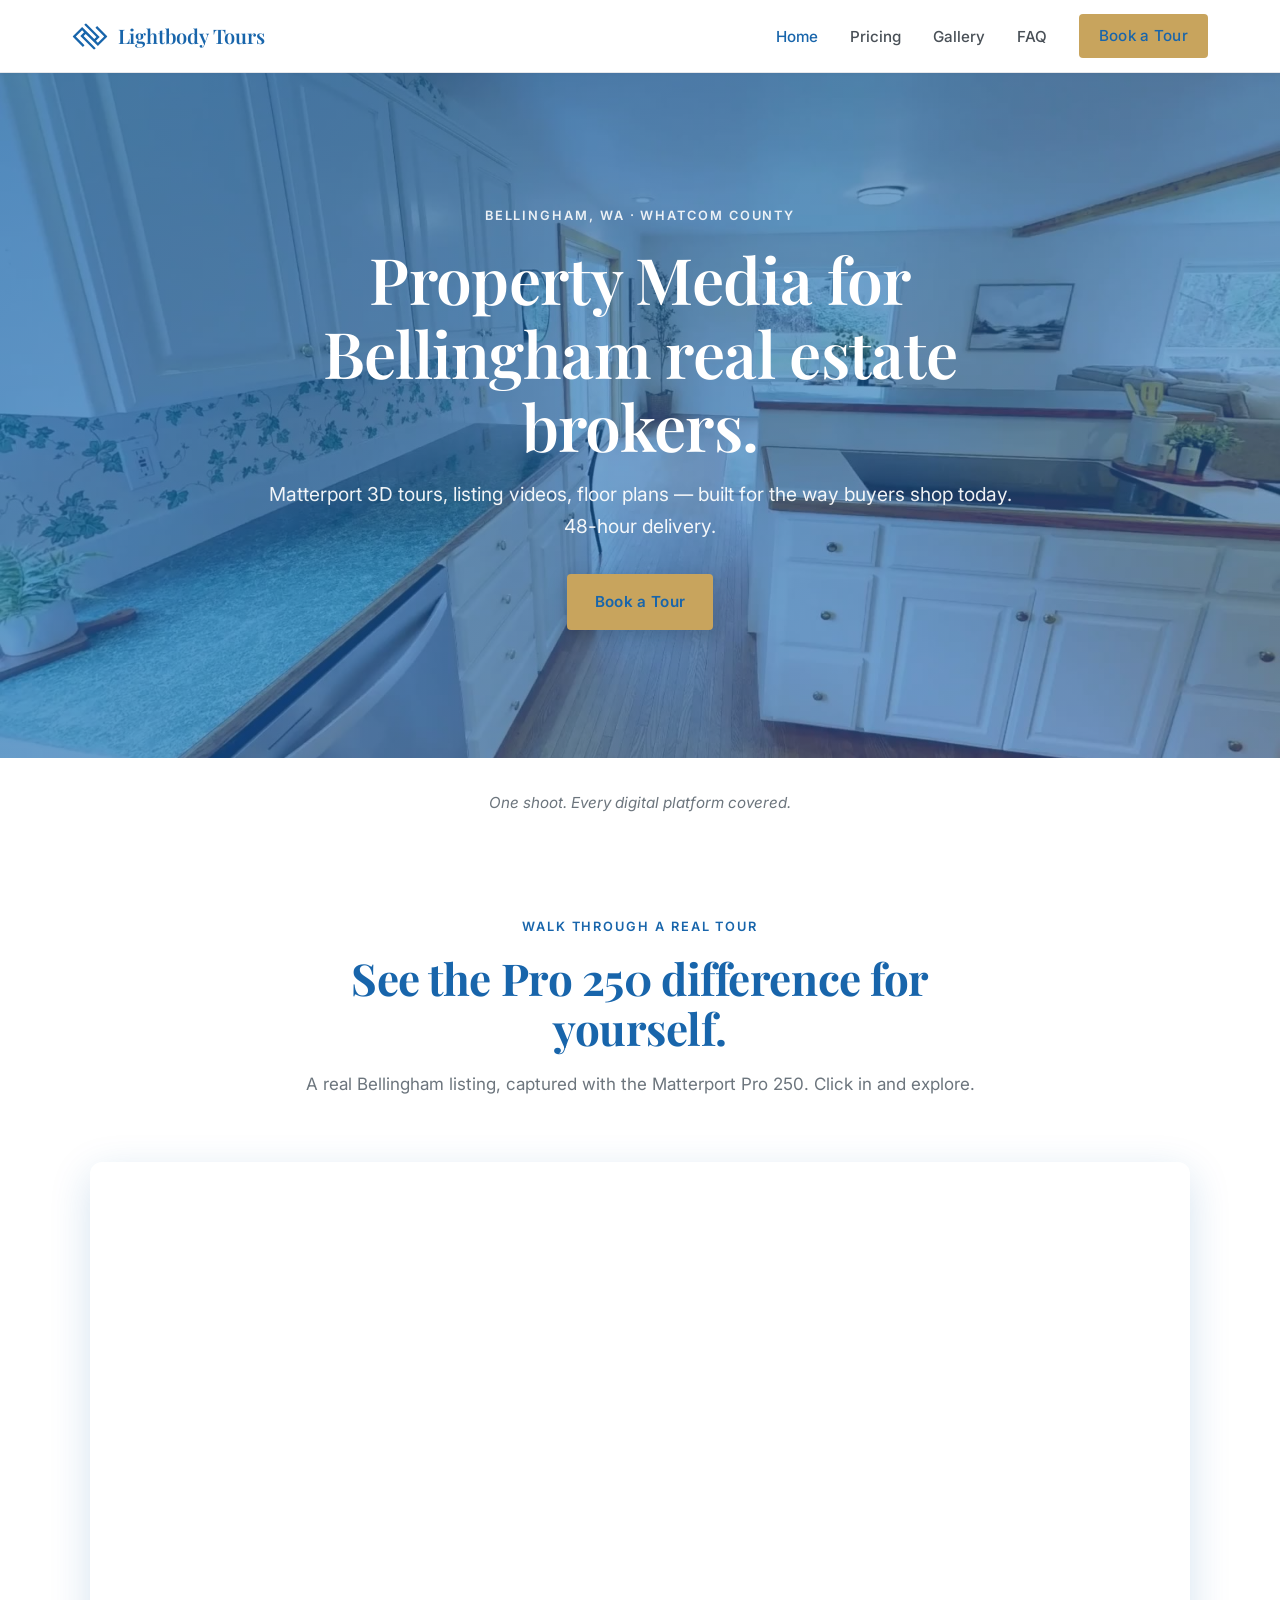
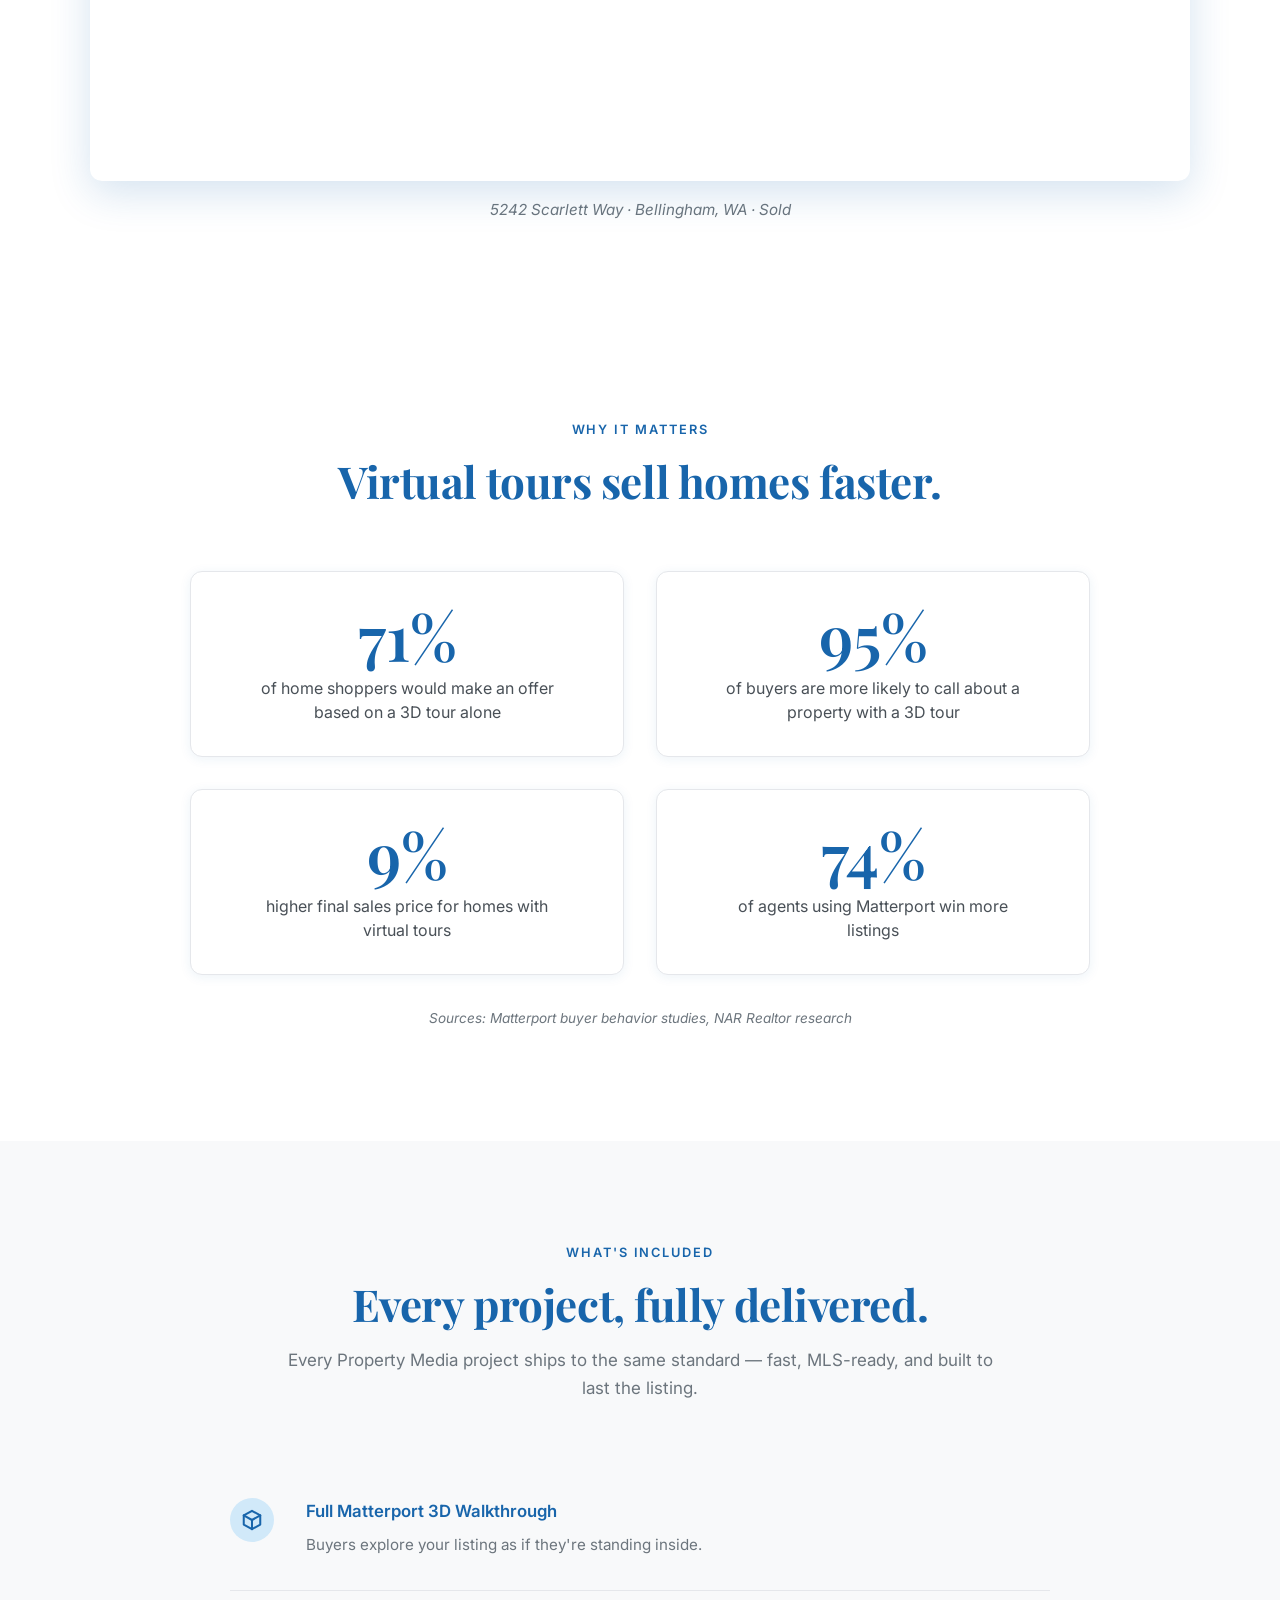
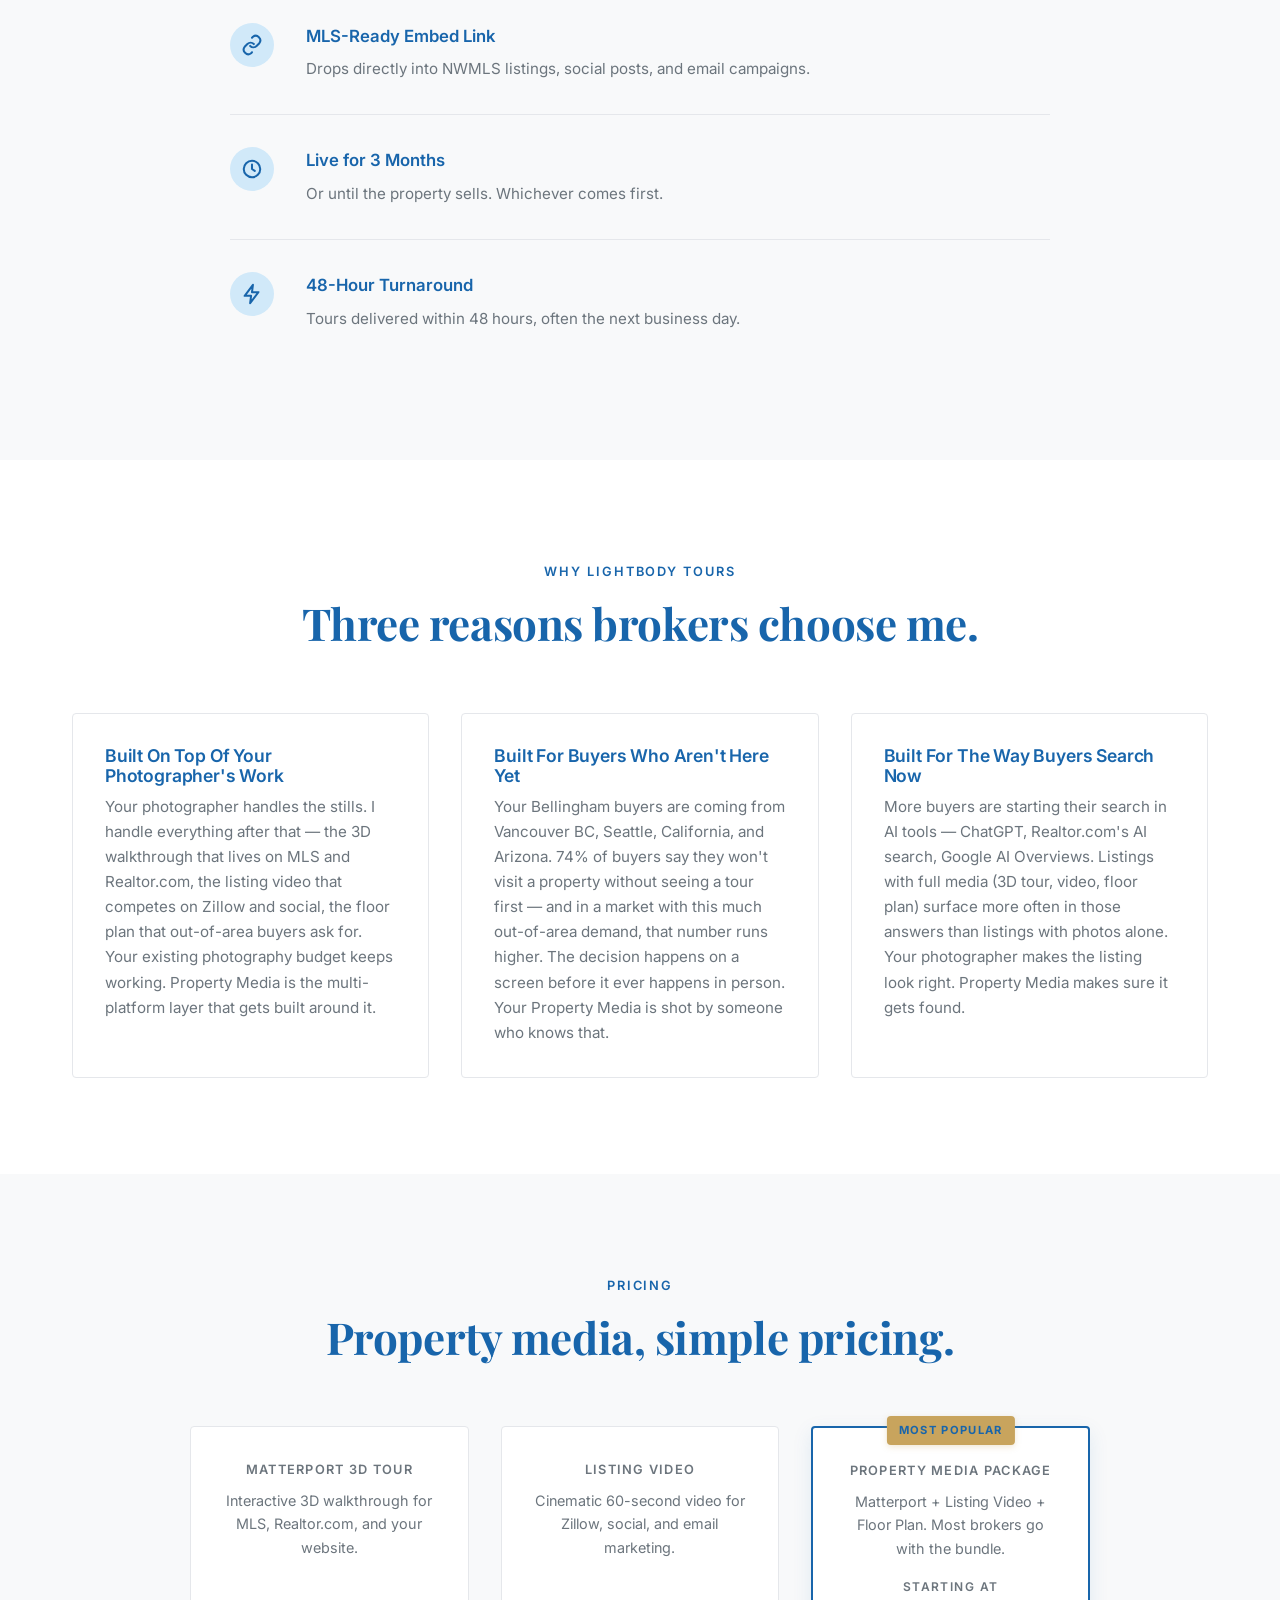
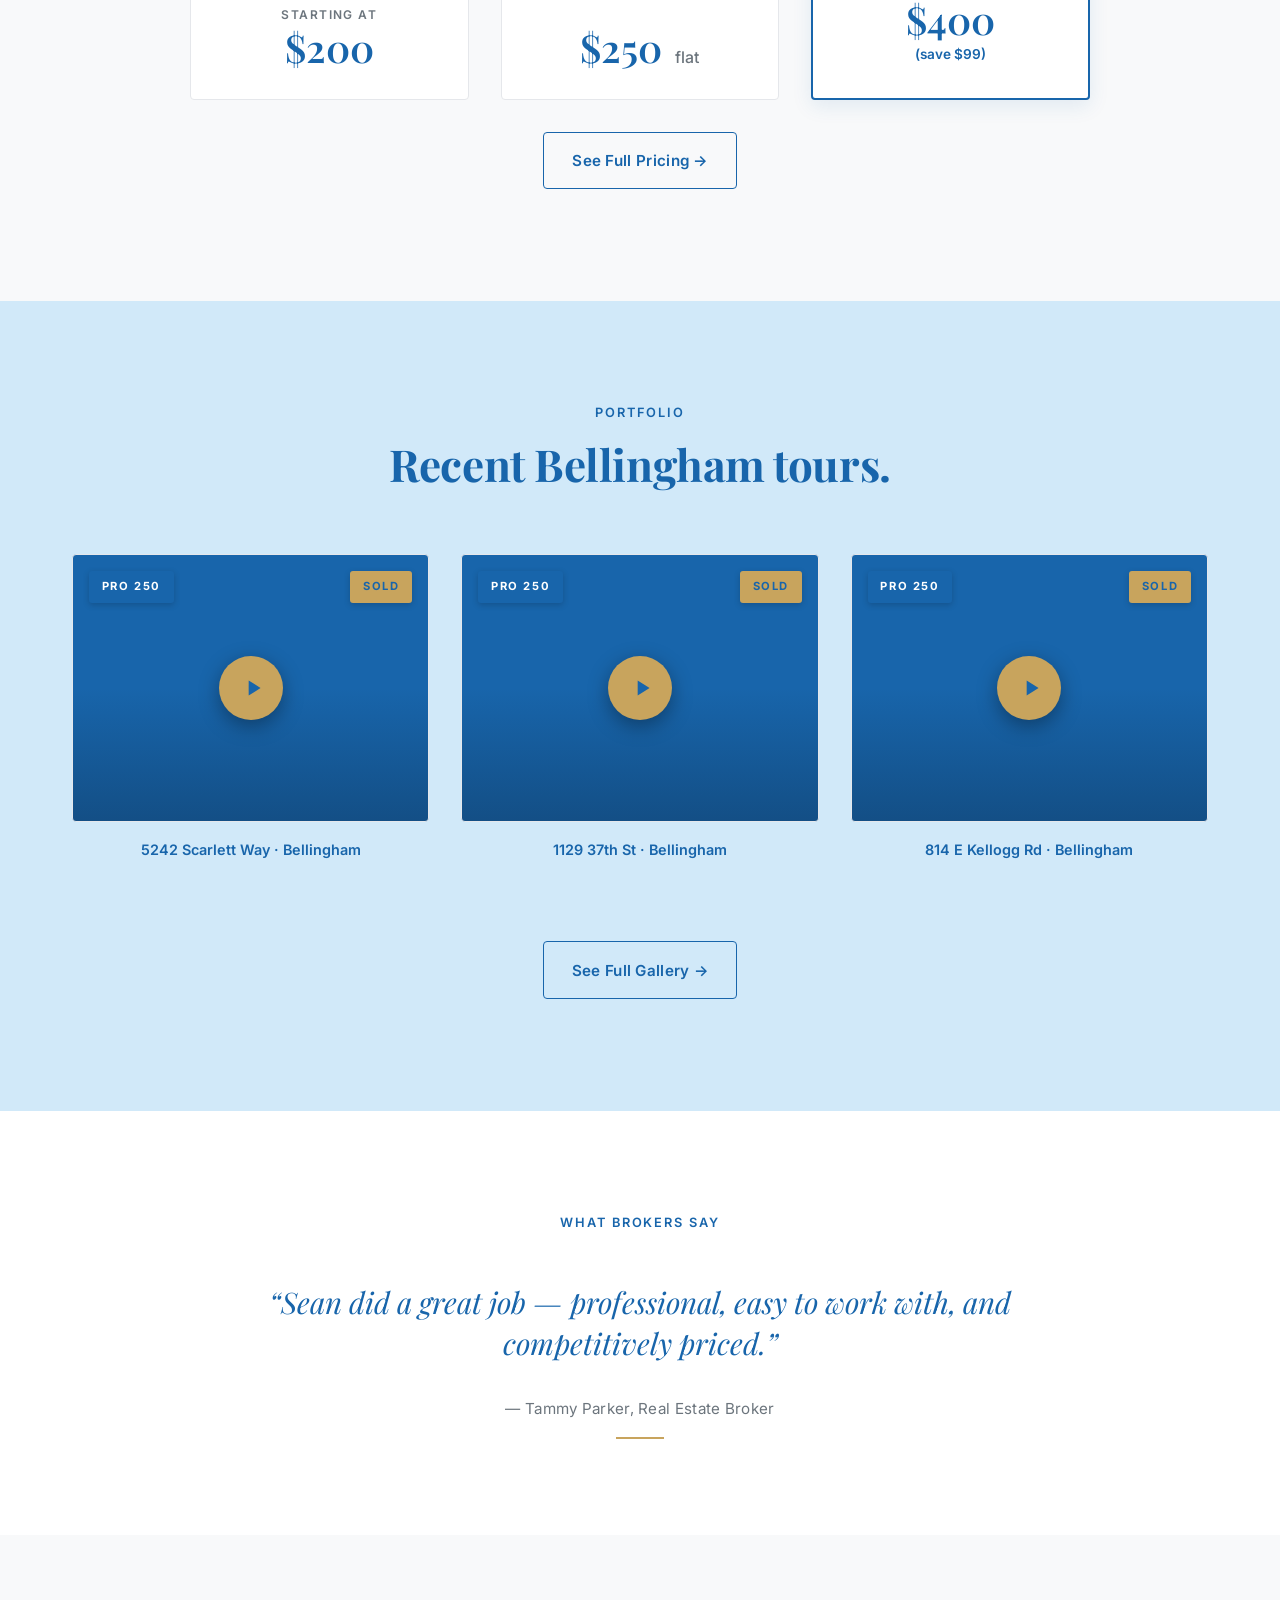
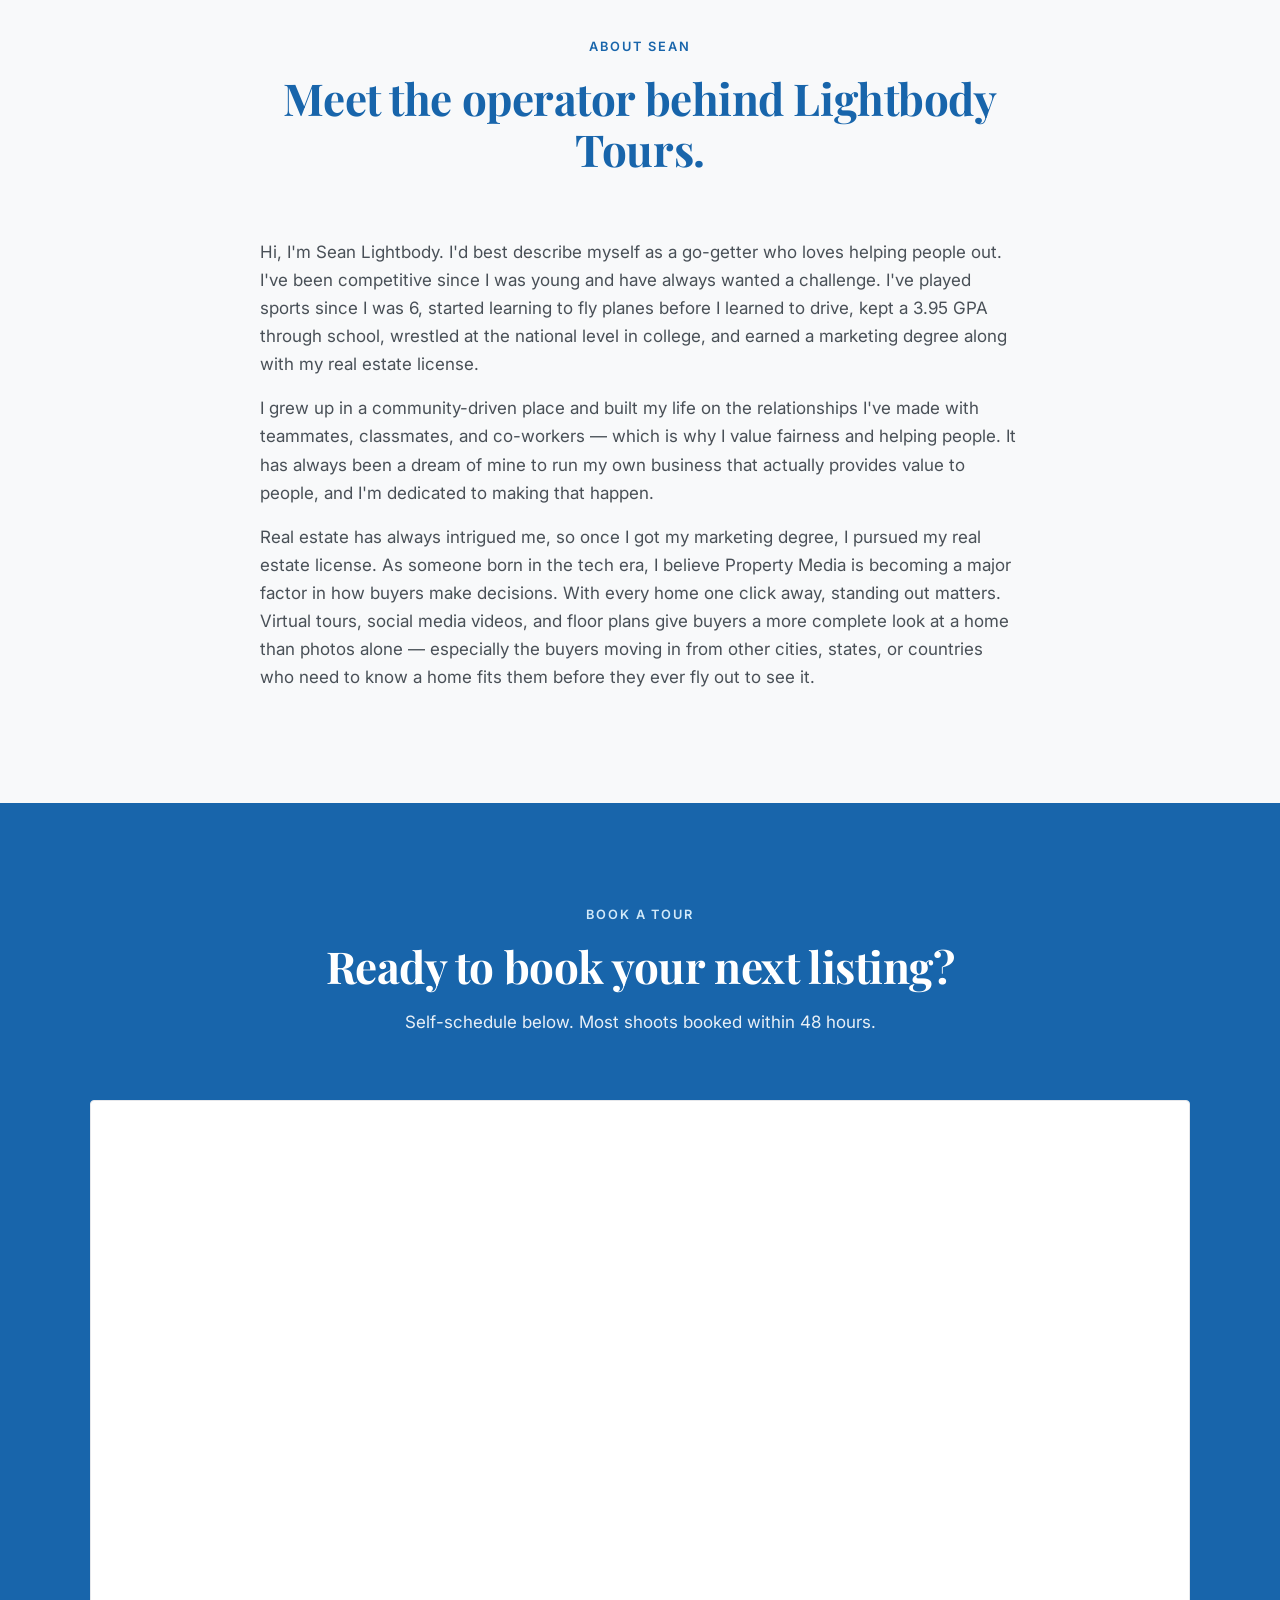
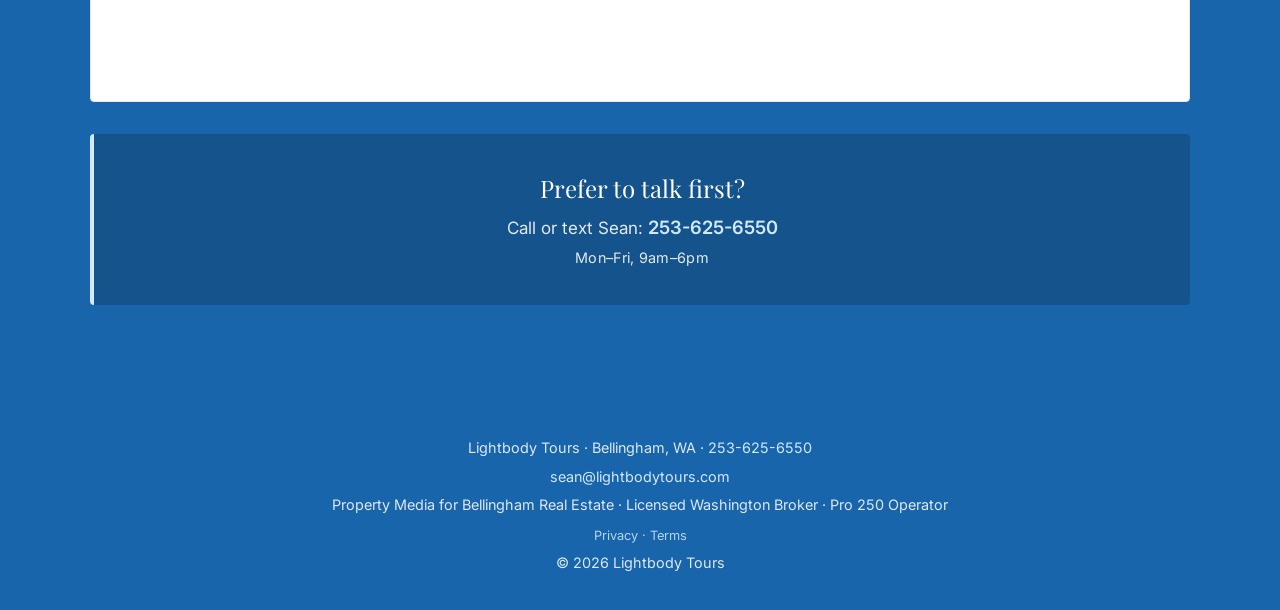
<file: index.html>
<!DOCTYPE html>
<html lang="en">
<head>
  <meta charset="UTF-8" />
  <meta name="viewport" content="width=device-width, initial-scale=1.0, viewport-fit=cover" />
  <title>Lightbody Tours · Property Media for Bellingham Real Estate</title>
  <meta name="description" content="Property Media for Bellingham real estate brokers — Matterport 3D tours, listing videos, floor plans. Bundles from $400, 48-hour delivery." />
  <meta name="theme-color" content="#1865AB" />
  <link rel="canonical" href="https://lightbodytours.com/" />
  <link rel="icon" type="image/svg+xml" href="/favicon.svg" />

  <!-- Open Graph / Twitter Card -->
  <meta property="og:type" content="website" />
  <meta property="og:url" content="https://lightbodytours.com/" />
  <meta property="og:title" content="Lightbody Tours · Property Media for Bellingham Real Estate" />
  <meta property="og:description" content="Property Media for Bellingham real estate brokers — Matterport 3D tours, listing videos, floor plans. Bundles from $400, 48-hour delivery." />
  <meta property="og:image" content="https://lightbodytours.com/images/tour-scarlett.jpg" />
  <meta property="og:image:alt" content="A recent Bellingham listing captured with the Matterport Pro 250." />
  <meta property="og:locale" content="en_US" />
  <meta property="og:site_name" content="Lightbody Tours" />
  <meta name="twitter:card" content="summary_large_image" />
  <meta name="twitter:title" content="Lightbody Tours · Property Media for Bellingham" />
  <meta name="twitter:description" content="Property Media for Bellingham real estate — Matterport tours, listing videos, floor plans." />
  <meta name="twitter:image" content="https://lightbodytours.com/images/tour-scarlett.jpg" />

  <!-- LocalBusiness schema -->
  <script type="application/ld+json">
  {
    "@context": "https://schema.org",
    "@type": "LocalBusiness",
    "name": "Lightbody Tours",
    "image": "https://lightbodytours.com/images/tour-scarlett.jpg",
    "description": "Property Media for Bellingham real estate brokers — Matterport 3D tours, listing videos, floor plans. 48-hour delivery.",
    "url": "https://lightbodytours.com",
    "telephone": "+12536256550",
    "email": "sean@lightbodytours.com",
    "address": {
      "@type": "PostalAddress",
      "addressLocality": "Bellingham",
      "addressRegion": "WA",
      "addressCountry": "US"
    },
    "areaServed": [
      {"@type": "City", "name": "Bellingham"},
      {"@type": "AdministrativeArea", "name": "Whatcom County"}
    ],
    "priceRange": "$$",
    "openingHoursSpecification": {
      "@type": "OpeningHoursSpecification",
      "dayOfWeek": ["Monday", "Tuesday", "Wednesday", "Thursday", "Friday"],
      "opens": "09:00",
      "closes": "18:00"
    }
  }
  </script>

  <!-- WebSite schema -->
  <script type="application/ld+json">
  {
    "@context": "https://schema.org",
    "@type": "WebSite",
    "name": "Lightbody Tours",
    "url": "https://lightbodytours.com",
    "description": "Property Media for Bellingham real estate brokers — Matterport 3D tours, listing videos, floor plans."
  }
  </script>

  <!-- Person schema -->
  <script type="application/ld+json">
  {
    "@context": "https://schema.org",
    "@type": "Person",
    "name": "Sean Lightbody",
    "jobTitle": "Property Media Specialist",
    "worksFor": {
      "@type": "LocalBusiness",
      "name": "Lightbody Tours"
    },
    "telephone": "+12536256550",
    "email": "sean@lightbodytours.com",
    "alumniOf": "Marketing program (Bachelor's)",
    "hasCredential": [
      {
        "@type": "EducationalOccupationalCredential",
        "credentialCategory": "Real Estate License",
        "recognizedBy": {
          "@type": "Organization",
          "name": "Washington State Department of Licensing"
        }
      }
    ],
    "url": "https://lightbodytours.com"
  }
  </script>

  <link rel="preconnect" href="https://fonts.googleapis.com" />
  <link rel="preconnect" href="https://fonts.gstatic.com" crossorigin />
  <link href="https://fonts.googleapis.com/css2?family=Inter:wght@400;500;600;700&family=Playfair+Display:wght@500;600;700&display=swap" rel="stylesheet" />
  <link rel="stylesheet" href="app.css?v=10" />
</head>
<body>
  <a href="#main" class="skip-link">Skip to content</a>

  <!-- Header -->
  <header class="site-header">
    <div class="container">
      <nav class="nav" aria-label="Primary">
        <a href="/" class="nav-logo" aria-label="Lightbody Tours home">
          <span class="logo-mark" aria-hidden="true"></span>
          <span class="logo-text">Lightbody Tours</span>
        </a>
        <button class="nav-toggle" aria-label="Toggle navigation" aria-expanded="false" aria-controls="primary-nav">
          <span></span>
        </button>
        <ul class="nav-links" id="primary-nav">
          <li><a href="/" class="active">Home</a></li>
          <li><a href="/pricing">Pricing</a></li>
          <li><a href="/gallery">Gallery</a></li>
          <li><a href="/faq">FAQ</a></li>
          <li><a href="/booking" class="btn btn-primary">Book a Tour</a></li>
        </ul>
      </nav>
    </div>
  </header>

  <main id="main">

    <!-- Hero (rotating 3-video background, event-driven by script.js) -->
    <section class="hero-video-section"
             style="--poster: url('images/videos/pan-scarlett-kitchen.jpg');">
      <video class="hero-video-bg active" muted playsinline preload="auto" data-index="0"
             poster="images/videos/pan-scarlett-kitchen.jpg">
        <source src="images/videos/pan-scarlett-kitchen.mp4" type="video/mp4">
      </video>
      <video class="hero-video-bg" muted playsinline preload="metadata" data-index="1"
             poster="images/videos/pan-scarlett-living.jpg">
        <source src="images/videos/pan-scarlett-living.mp4" type="video/mp4">
      </video>
      <video class="hero-video-bg" muted playsinline preload="metadata" data-index="2"
             poster="images/videos/pan-scarlett-dining.jpg">
        <source src="images/videos/pan-scarlett-dining.mp4" type="video/mp4">
      </video>
      <div class="hero-overlay"></div>
      <div class="hero-content">
        <span class="eyebrow">Bellingham, WA · Whatcom County</span>
        <h1>Property Media for Bellingham real estate brokers.</h1>
        <p class="lede">Matterport 3D tours, listing videos, floor plans — built for the way buyers shop today. 48-hour delivery.</p>
        <div class="hero-actions">
          <a href="#book" class="btn btn-primary">Book a Tour</a>
        </div>
      </div>
    </section>

    <p class="muted center" style="font-style: italic; font-size: 0.95rem; padding: var(--space-md) var(--space-md) 0;">One shoot. Every digital platform covered.</p>

    <!-- Interactive Matterport tour preview -->
    <section class="interactive-tour-section">
      <div class="container">
        <div class="section-head">
          <span class="eyebrow">Walk through a real tour</span>
          <h2>See the Pro 250 difference for yourself.</h2>
          <p class="lede">A real Bellingham listing, captured with the Matterport Pro 250. Click in and explore.</p>
        </div>
        <div class="tour-embed-wrapper">
          <iframe
            src="https://my.matterport.com/show/?m=v9D3mjP9tub&play=0"
            title="Interactive Matterport tour — 5242 Scarlett Way, Bellingham WA"
            frameborder="0"
            allowfullscreen
            allow="xr-spatial-tracking; fullscreen"
            loading="lazy"></iframe>
        </div>
        <p class="tour-caption">5242 Scarlett Way · Bellingham, WA · Sold</p>
      </div>
    </section>

    <!-- Stats -->
    <section>
      <div class="container">
        <div class="section-head">
          <span class="eyebrow">Why It Matters</span>
          <h2>Virtual tours sell homes faster.</h2>
        </div>

        <div class="stats-grid">
          <div class="stat-card">
            <div class="stat-number">71%</div>
            <p class="stat-label">of home shoppers would make an offer based on a 3D tour alone</p>
          </div>
          <div class="stat-card">
            <div class="stat-number">95%</div>
            <p class="stat-label">of buyers are more likely to call about a property with a 3D tour</p>
          </div>
          <div class="stat-card">
            <div class="stat-number">9%</div>
            <p class="stat-label">higher final sales price for homes with virtual tours</p>
          </div>
          <div class="stat-card">
            <div class="stat-number">74%</div>
            <p class="stat-label">of agents using Matterport win more listings</p>
          </div>
        </div>

        <p class="stats-source">Sources: Matterport buyer behavior studies, NAR Realtor research</p>
      </div>
    </section>

    <!-- What's Included -->
    <section class="bg-soft">
      <div class="container">
        <div class="section-head">
          <span class="eyebrow">What's Included</span>
          <h2>Every project, fully delivered.</h2>
          <p>Every Property Media project ships to the same standard — fast, MLS-ready, and built to last the listing.</p>
        </div>

        <ul class="includes-list">
          <li class="includes-item">
            <span class="includes-icon" aria-hidden="true">
              <svg viewBox="0 0 24 24" fill="none" stroke="currentColor" stroke-width="2.2" stroke-linecap="round" stroke-linejoin="round"><path d="M12 2 3 7v10l9 5 9-5V7l-9-5z"/><path d="M3 7l9 5 9-5"/><path d="M12 12v10"/></svg>
            </span>
            <div class="includes-text">
              <strong>Full Matterport 3D Walkthrough</strong>
              <span>Buyers explore your listing as if they're standing inside.</span>
            </div>
          </li>
          <li class="includes-item">
            <span class="includes-icon" aria-hidden="true">
              <svg viewBox="0 0 24 24" fill="none" stroke="currentColor" stroke-width="2.2" stroke-linecap="round" stroke-linejoin="round"><path d="M10 13a5 5 0 0 0 7 0l3-3a5 5 0 0 0-7-7l-1 1"/><path d="M14 11a5 5 0 0 0-7 0l-3 3a5 5 0 0 0 7 7l1-1"/></svg>
            </span>
            <div class="includes-text">
              <strong>MLS-Ready Embed Link</strong>
              <span>Drops directly into NWMLS listings, social posts, and email campaigns.</span>
            </div>
          </li>
          <li class="includes-item">
            <span class="includes-icon" aria-hidden="true">
              <svg viewBox="0 0 24 24" fill="none" stroke="currentColor" stroke-width="2.2" stroke-linecap="round" stroke-linejoin="round"><circle cx="12" cy="12" r="9"/><path d="M12 7v5l3 2"/></svg>
            </span>
            <div class="includes-text">
              <strong>Live for 3 Months</strong>
              <span>Or until the property sells. Whichever comes first.</span>
            </div>
          </li>
          <li class="includes-item">
            <span class="includes-icon" aria-hidden="true">
              <svg viewBox="0 0 24 24" fill="none" stroke="currentColor" stroke-width="2.2" stroke-linecap="round" stroke-linejoin="round"><path d="M13 2 4 14h7l-1 8 9-12h-7l1-8z"/></svg>
            </span>
            <div class="includes-text">
              <strong>48-Hour Turnaround</strong>
              <span>Tours delivered within 48 hours, often the next business day.</span>
            </div>
          </li>
        </ul>
      </div>
    </section>

    <!-- Why Lightbody -->
    <section>
      <div class="container">
        <div class="section-head">
          <span class="eyebrow">Why Lightbody Tours</span>
          <h2>Three reasons brokers choose me.</h2>
        </div>

        <div class="feature-grid">
          <article class="feature">
            <h3>Built On Top Of Your Photographer's Work</h3>
            <p>Your photographer handles the stills. I handle everything after that — the 3D walkthrough that lives on MLS and Realtor.com, the listing video that competes on Zillow and social, the floor plan that out-of-area buyers ask for. Your existing photography budget keeps working. Property Media is the multi-platform layer that gets built around it.</p>
          </article>
          <article class="feature">
            <h3>Built For Buyers Who Aren't Here Yet</h3>
            <p>Your Bellingham buyers are coming from Vancouver BC, Seattle, California, and Arizona. 74% of buyers say they won't visit a property without seeing a tour first — and in a market with this much out-of-area demand, that number runs higher. The decision happens on a screen before it ever happens in person. Your Property Media is shot by someone who knows that.</p>
          </article>
          <article class="feature">
            <h3>Built For The Way Buyers Search Now</h3>
            <p>More buyers are starting their search in AI tools — ChatGPT, Realtor.com's AI search, Google AI Overviews. Listings with full media (3D tour, video, floor plan) surface more often in those answers than listings with photos alone. Your photographer makes the listing look right. Property Media makes sure it gets found.</p>
          </article>
        </div>
      </div>
    </section>

    <!-- Pricing Teaser -->
    <section class="bg-soft">
      <div class="container">
        <div class="section-head">
          <span class="eyebrow">Pricing</span>
          <h2>Property media, simple pricing.</h2>
        </div>

        <div class="pricing-teaser">
          <article class="teaser-card">
            <div class="teaser-name">Matterport 3D Tour</div>
            <p class="teaser-range">Interactive 3D walkthrough for MLS, Realtor.com, and your website.</p>
            <span class="service-price-prefix">Starting at</span>
            <div class="teaser-price">$200</div>
          </article>
          <article class="teaser-card">
            <div class="teaser-name">Listing Video</div>
            <p class="teaser-range">Cinematic 60-second video for Zillow, social, and email marketing.</p>
            <div class="teaser-price">$250 <span class="price-flat">flat</span></div>
          </article>
          <article class="teaser-card featured">
            <div class="teaser-name">Property Media Package</div>
            <p class="teaser-range">Matterport + Listing Video + Floor Plan. Most brokers go with the bundle.</p>
            <span class="service-price-prefix">Starting at</span>
            <div class="teaser-price">$400</div>
            <span class="service-savings">(save $99)</span>
          </article>
        </div>

        <p class="center" style="margin-top: var(--space-md);">
          <a href="/pricing" class="btn btn-outline">See Full Pricing &rarr;</a>
        </p>
      </div>
    </section>

    <!-- Recent Work -->
    <section class="bg-pale">
      <div class="container">
        <div class="section-head">
          <span class="eyebrow">Portfolio</span>
          <h2>Recent Bellingham tours.</h2>
        </div>

        <div class="recent-grid">
          <div class="recent-item">
            <a class="thumb-card"
               href="https://my.matterport.com/show/?m=v9D3mjP9tub"
               target="_blank"
               rel="noopener"
               aria-label="Open the 5242 Scarlett Way virtual tour in a new tab">
              <img src="https://my.matterport.com/api/v1/player/models/v9D3mjP9tub/thumb"
                   alt="5242 Scarlett Way, Bellingham WA — Matterport tour preview"
                   loading="lazy" decoding="async"
                   onerror="this.remove(); this.parentNode.insertAdjacentHTML('afterbegin','&lt;span class=&quot;thumb-fallback-label&quot;&gt;Tour preview&lt;/span&gt;');" />
              <span class="badge badge-camera">Pro 250</span>
              <span class="badge badge-sold">Sold</span>
              <span class="thumb-play" aria-hidden="true">
                <svg viewBox="0 0 24 24" fill="currentColor"><path d="M8 5v14l11-7z"/></svg>
              </span>
            </a>
            <p class="embed-caption">5242 Scarlett Way · Bellingham</p>
          </div>

          <div class="recent-item">
            <a class="thumb-card"
               href="https://my.matterport.com/show/?m=Gek1o5QgFEY"
               target="_blank"
               rel="noopener"
               aria-label="Open the 1129 37th St virtual tour in a new tab">
              <img src="https://my.matterport.com/api/v1/player/models/Gek1o5QgFEY/thumb"
                   alt="1129 37th St, Bellingham WA — Matterport tour preview"
                   loading="lazy" decoding="async"
                   onerror="this.remove(); this.parentNode.insertAdjacentHTML('afterbegin','&lt;span class=&quot;thumb-fallback-label&quot;&gt;Tour preview&lt;/span&gt;');" />
              <span class="badge badge-camera">Pro 250</span>
              <span class="badge badge-sold">Sold</span>
              <span class="thumb-play" aria-hidden="true">
                <svg viewBox="0 0 24 24" fill="currentColor"><path d="M8 5v14l11-7z"/></svg>
              </span>
            </a>
            <p class="embed-caption">1129 37th St · Bellingham</p>
          </div>

          <div class="recent-item">
            <a class="thumb-card"
               href="https://my.matterport.com/show/?m=C9xJ9vgms29"
               target="_blank"
               rel="noopener"
               aria-label="Open the 814 E Kellogg Rd virtual tour in a new tab">
              <img src="https://my.matterport.com/api/v1/player/models/C9xJ9vgms29/thumb"
                   alt="814 E Kellogg Rd, Bellingham WA — Matterport tour preview"
                   loading="lazy" decoding="async"
                   onerror="this.remove(); this.parentNode.insertAdjacentHTML('afterbegin','&lt;span class=&quot;thumb-fallback-label&quot;&gt;Tour preview&lt;/span&gt;');" />
              <span class="badge badge-camera">Pro 250</span>
              <span class="badge badge-sold">Sold</span>
              <span class="thumb-play" aria-hidden="true">
                <svg viewBox="0 0 24 24" fill="currentColor"><path d="M8 5v14l11-7z"/></svg>
              </span>
            </a>
            <p class="embed-caption">814 E Kellogg Rd · Bellingham</p>
          </div>
        </div>

        <p class="center" style="margin-top: var(--space-lg);">
          <a href="/gallery" class="btn btn-outline">See Full Gallery &rarr;</a>
        </p>
      </div>
    </section>

    <!-- Testimonial -->
    <section>
      <div class="container">
        <div class="section-head" style="margin-bottom: var(--space-md);">
          <span class="eyebrow">What Brokers Say</span>
        </div>

        <div style="max-width: 760px; margin: 0 auto; text-align: center;">
          <blockquote style="margin: 0 0 var(--space-md); font-family: var(--font-display); font-size: clamp(1.35rem, 2.8vw, 1.85rem); font-style: italic; line-height: 1.4; color: var(--navy);">
            &ldquo;Sean did a great job &mdash; professional, easy to work with, and competitively priced.&rdquo;
          </blockquote>
          <p style="margin: 0; font-size: 0.95rem; color: var(--muted); letter-spacing: 0.02em;">&mdash; Tammy Parker, Real Estate Broker</p>
          <div aria-hidden="true" style="width: 48px; height: 2px; background: var(--gold); margin: var(--space-sm) auto 0;"></div>
        </div>
      </div>
    </section>

    <!-- About Sean -->
    <section class="bg-soft">
      <div class="container">
        <div class="section-head">
          <span class="eyebrow">About Sean</span>
          <h2>Meet the operator behind Lightbody Tours.</h2>
        </div>

        <div style="max-width: 760px; margin: 0 auto;">
          <p>Hi, I'm Sean Lightbody. I'd best describe myself as a go-getter who loves helping people out. I've been competitive since I was young and have always wanted a challenge. I've played sports since I was 6, started learning to fly planes before I learned to drive, kept a 3.95 GPA through school, wrestled at the national level in college, and earned a marketing degree along with my real estate license.</p>

          <p>I grew up in a community-driven place and built my life on the relationships I've made with teammates, classmates, and co-workers &mdash; which is why I value fairness and helping people. It has always been a dream of mine to run my own business that actually provides value to people, and I'm dedicated to making that happen.</p>

          <p>Real estate has always intrigued me, so once I got my marketing degree, I pursued my real estate license. As someone born in the tech era, I believe Property Media is becoming a major factor in how buyers make decisions. With every home one click away, standing out matters. Virtual tours, social media videos, and floor plans give buyers a more complete look at a home than photos alone &mdash; especially the buyers moving in from other cities, states, or countries who need to know a home fits them before they ever fly out to see it.</p>
        </div>
      </div>
    </section>

    <!-- Final CTA / Calendar -->
    <section id="book" class="bg-blue">
      <div class="container">
        <div class="section-head">
          <span class="eyebrow">Book a Tour</span>
          <h2>Ready to book your next listing?</h2>
          <p>Self-schedule below. Most shoots booked within 48 hours.</p>
        </div>

        <div class="calendar-embed">
          <iframe
            src="https://calendar.google.com/calendar/appointments/schedules/AcZssZ1Lqf4GYZ6u4mqIitwQUmHhvEpiaLqg6kK7S11jN2lx8IEIkswqLdhnvtoZhBZQ0kWkmm6iZdqy?gv=true"
            title="Schedule a Matterport tour with Sean Lightbody"
            style="border: 0"
            width="100%"
            height="600"
            frameborder="0"
            loading="lazy"></iframe>
        </div>

        <div class="contact-callout" role="complementary" aria-label="Phone contact">
          <p class="callout-lede">Prefer to talk first?</p>
          <p>Call or text Sean: <a href="tel:+12536256550">253-625-6550</a></p>
          <p class="hours">Mon–Fri, 9am–6pm</p>
        </div>
      </div>
    </section>

  </main>

  <!-- Footer -->
  <footer class="site-footer">
    <div class="container">
      <p class="footer-line">Lightbody Tours · Bellingham, WA · <a href="tel:2536256550">253-625-6550</a></p>
      <p class="footer-line"><a href="mailto:sean@lightbodytours.com">sean@lightbodytours.com</a></p>
      <p class="footer-line">Property Media for Bellingham Real Estate · Licensed Washington Broker · Pro 250 Operator</p>
      <p class="footer-line" style="font-size: 0.8rem; opacity: 0.85; margin-top: 0.4rem;"><a href="/privacy">Privacy</a> · <a href="/terms">Terms</a></p>
      <p class="footer-line">&copy; 2026 Lightbody Tours</p>
    </div>
  </footer>

  <script src="script.js"></script>
</body>
</html>
</file>
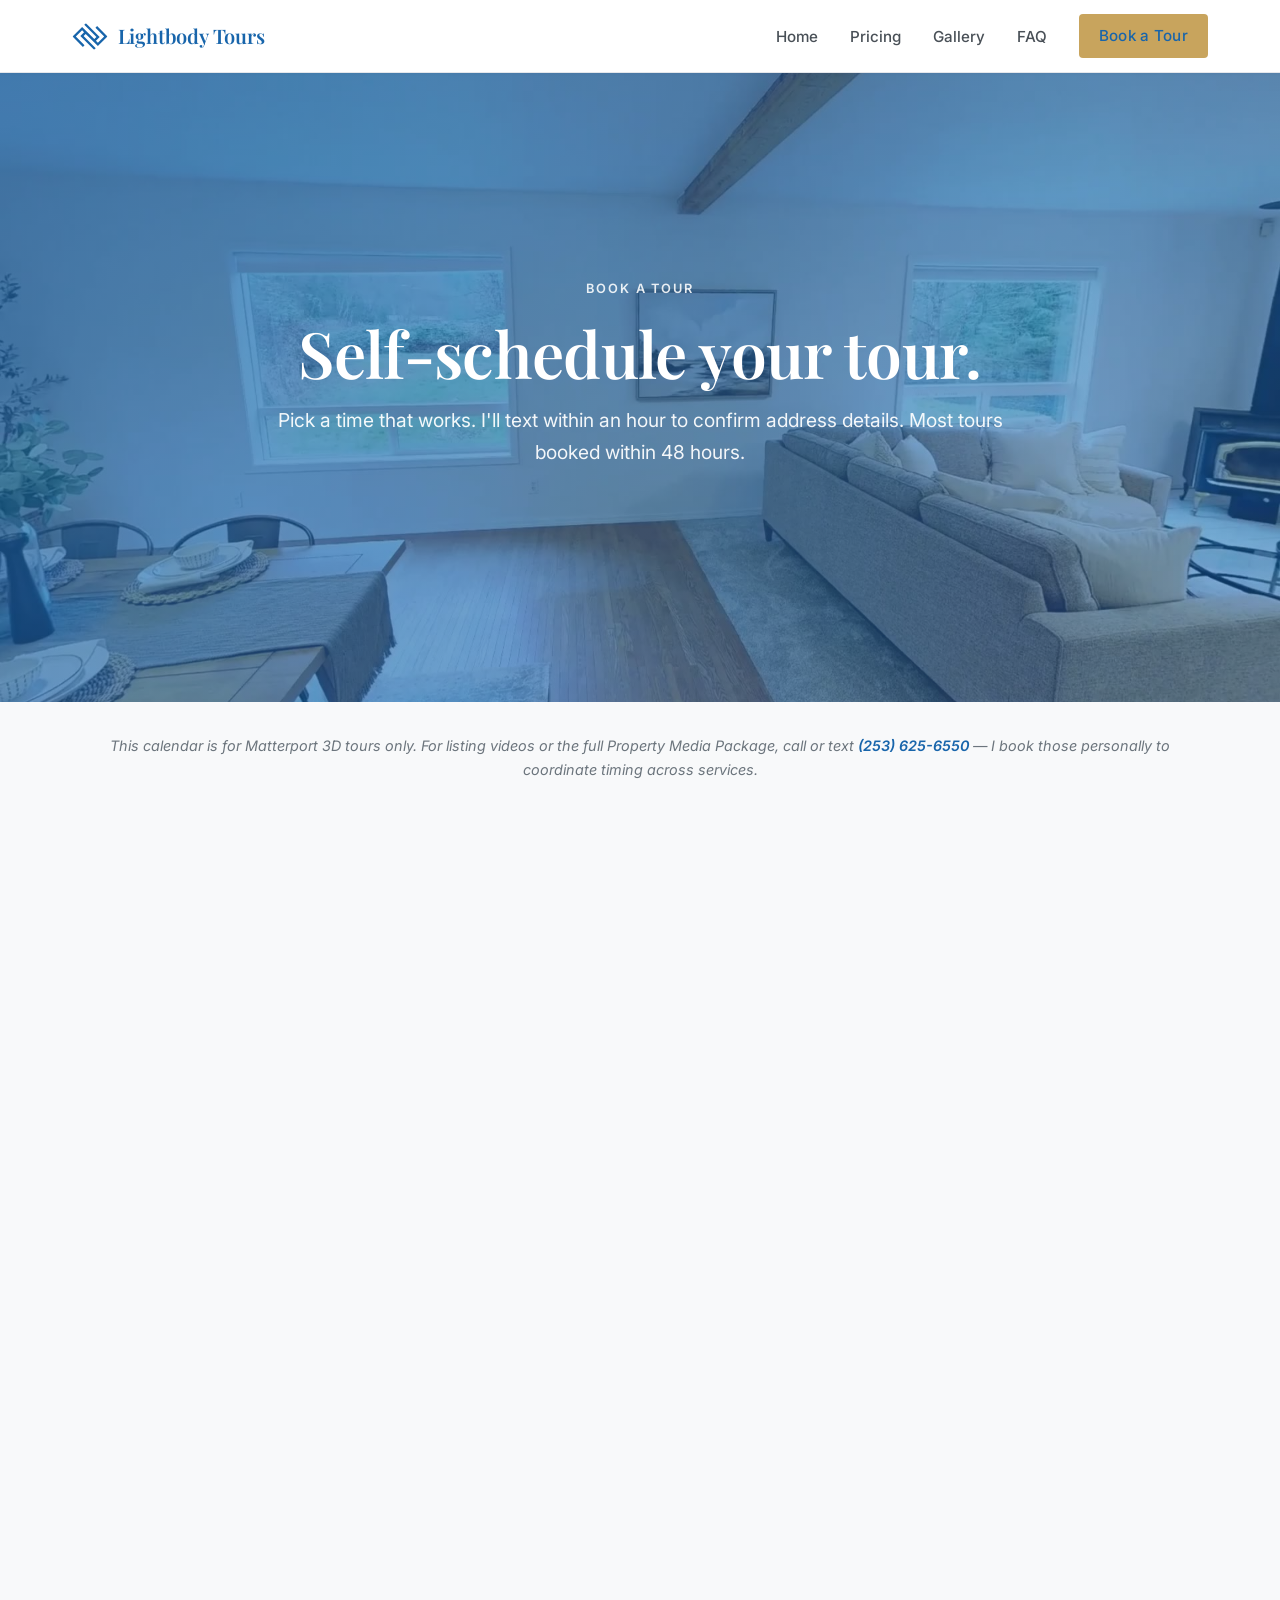
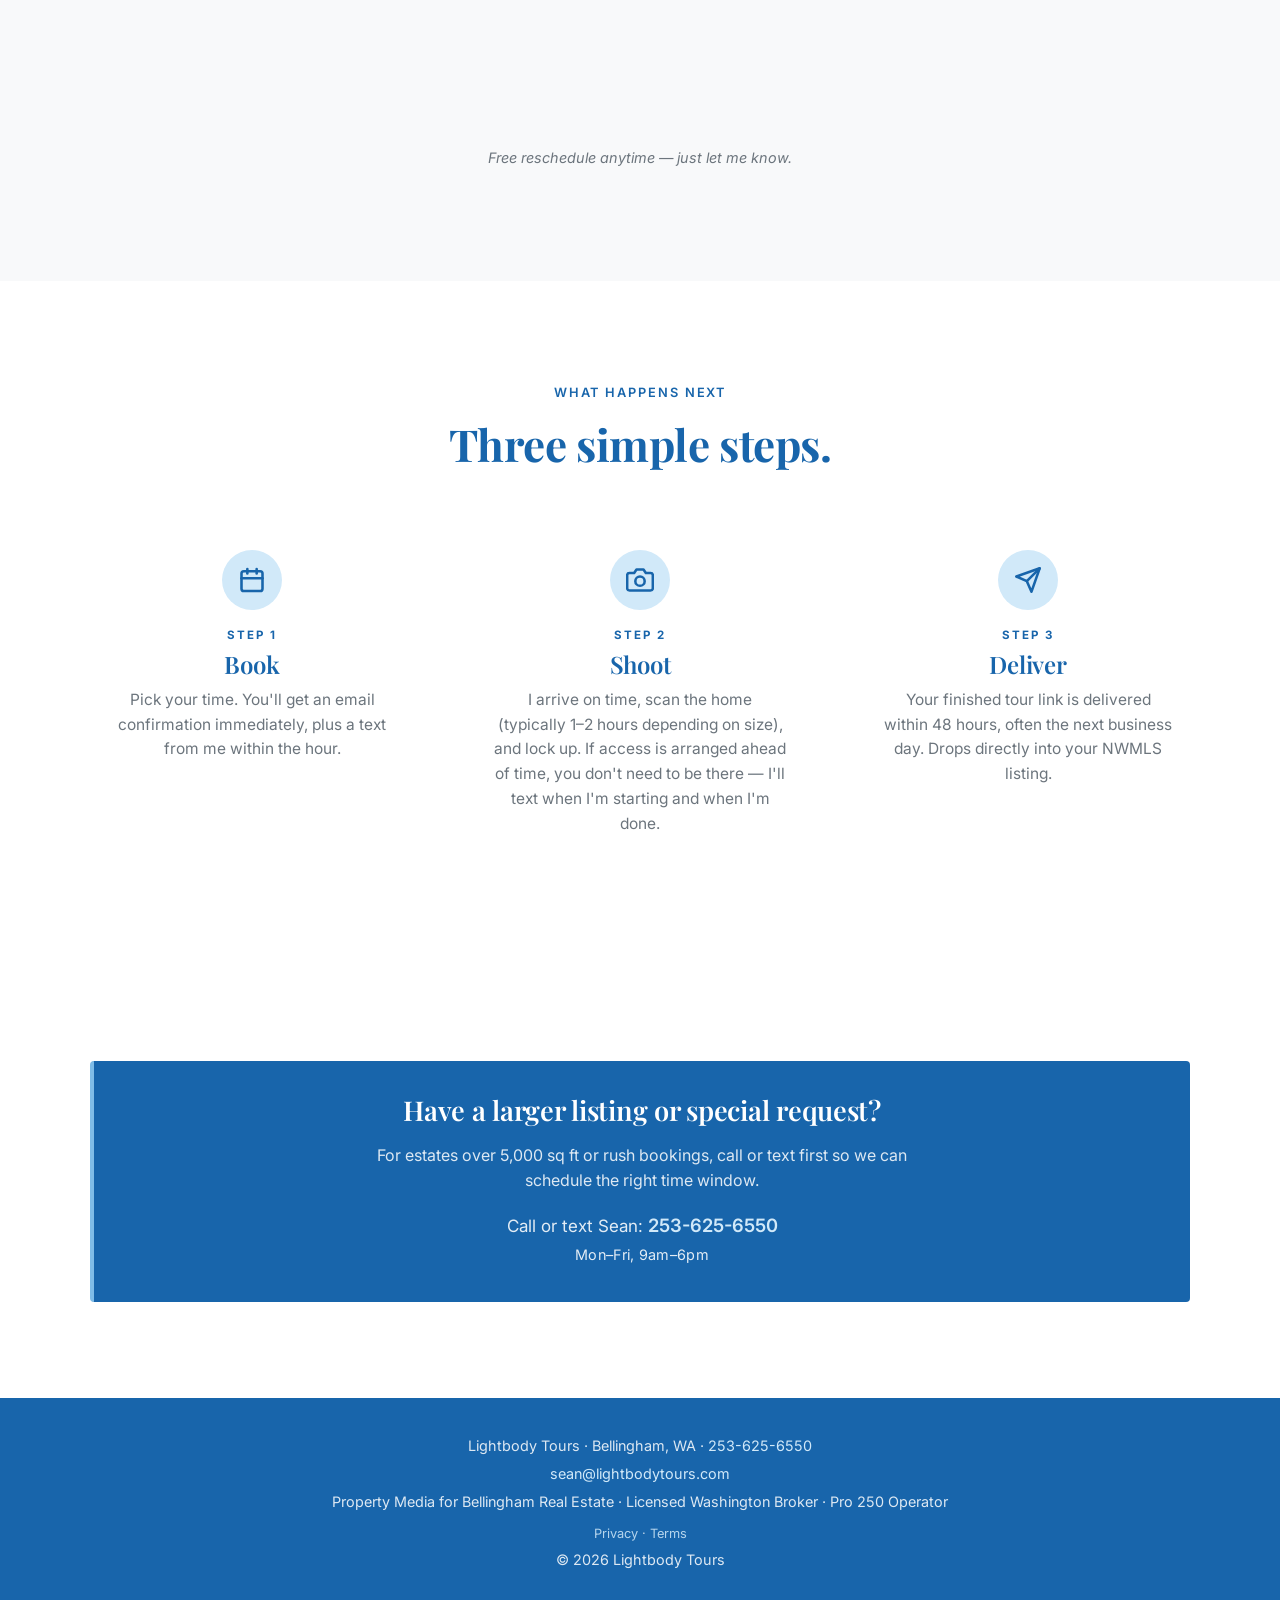
<file: booking.html>
<!DOCTYPE html>
<html lang="en">
<head>
  <meta charset="UTF-8" />
  <meta name="viewport" content="width=device-width, initial-scale=1.0, viewport-fit=cover" />
  <title>Book a Tour · Lightbody Tours</title>
  <meta name="description" content="Self-schedule your Matterport tour for Bellingham listings. Listing videos and Property Media bundles by phone — call or text 253-625-6550." />
  <meta name="theme-color" content="#1865AB" />
  <link rel="canonical" href="https://lightbodytours.com/booking" />
  <link rel="icon" type="image/svg+xml" href="/favicon.svg" />

  <meta property="og:type" content="website" />
  <meta property="og:url" content="https://lightbodytours.com/booking" />
  <meta property="og:title" content="Book a Tour · Lightbody Tours" />
  <meta property="og:description" content="Self-schedule your Matterport tour for Bellingham listings. Listing videos and Property Media bundles by phone — call or text 253-625-6550." />
  <meta property="og:image" content="https://lightbodytours.com/images/tour-scarlett.jpg" />
  <meta property="og:locale" content="en_US" />
  <meta property="og:site_name" content="Lightbody Tours" />
  <meta name="twitter:card" content="summary_large_image" />
  <meta name="twitter:title" content="Book a Tour · Lightbody Tours" />
  <meta name="twitter:description" content="Self-schedule Matterport tours · Videos & bundles by phone · (253) 625-6550" />
  <meta name="twitter:image" content="https://lightbodytours.com/images/tour-scarlett.jpg" />

  <!-- LocalBusiness schema -->
  <script type="application/ld+json">
  {
    "@context": "https://schema.org",
    "@type": "LocalBusiness",
    "name": "Lightbody Tours",
    "image": "https://lightbodytours.com/images/tour-scarlett.jpg",
    "description": "Property Media for Bellingham real estate brokers — Matterport 3D tours, listing videos, floor plans. 48-hour delivery.",
    "url": "https://lightbodytours.com",
    "telephone": "+12536256550",
    "email": "sean@lightbodytours.com",
    "address": {
      "@type": "PostalAddress",
      "addressLocality": "Bellingham",
      "addressRegion": "WA",
      "addressCountry": "US"
    },
    "areaServed": [
      {"@type": "City", "name": "Bellingham"},
      {"@type": "AdministrativeArea", "name": "Whatcom County"}
    ],
    "priceRange": "$$",
    "openingHoursSpecification": {
      "@type": "OpeningHoursSpecification",
      "dayOfWeek": ["Monday", "Tuesday", "Wednesday", "Thursday", "Friday"],
      "opens": "09:00",
      "closes": "18:00"
    }
  }
  </script>

  <link rel="preconnect" href="https://fonts.googleapis.com" />
  <link rel="preconnect" href="https://fonts.gstatic.com" crossorigin />
  <link href="https://fonts.googleapis.com/css2?family=Inter:wght@400;500;600;700&family=Playfair+Display:wght@500;600;700&display=swap" rel="stylesheet" />
  <link rel="stylesheet" href="app.css?v=10" />
</head>
<body>
  <a href="#main" class="skip-link">Skip to content</a>

  <!-- Header -->
  <header class="site-header">
    <div class="container">
      <nav class="nav" aria-label="Primary">
        <a href="/" class="nav-logo" aria-label="Lightbody Tours home">
          <span class="logo-mark" aria-hidden="true"></span>
          <span class="logo-text">Lightbody Tours</span>
        </a>
        <button class="nav-toggle" aria-label="Toggle navigation" aria-expanded="false" aria-controls="primary-nav">
          <span></span>
        </button>
        <ul class="nav-links" id="primary-nav">
          <li><a href="/">Home</a></li>
          <li><a href="/pricing">Pricing</a></li>
          <li><a href="/gallery">Gallery</a></li>
          <li><a href="/faq">FAQ</a></li>
          <li><a href="/booking" class="btn btn-primary active">Book a Tour</a></li>
        </ul>
      </nav>
    </div>
  </header>

  <main id="main">

    <!-- Hero (single-video background) -->
    <section class="hero-video-section"
             style="--poster: url('images/videos/pan-scarlett-living.jpg');">
      <video class="hero-video-bg active" autoplay muted loop playsinline preload="metadata"
             poster="images/videos/pan-scarlett-living.jpg">
        <source src="images/videos/pan-scarlett-living.mp4" type="video/mp4">
      </video>
      <div class="hero-overlay"></div>
      <div class="hero-content">
        <span class="eyebrow">Book a Tour</span>
        <h1>Self-schedule your tour.</h1>
        <p class="lede">Pick a time that works. I'll text within an hour to confirm address details. Most tours booked within 48 hours.</p>
      </div>
    </section>

    <!-- Embedded Calendar -->
    <section class="bg-soft" style="padding-top: var(--space-md);">
      <div class="container">
        <p class="muted center" style="font-style: italic; font-size: 0.9rem; margin-bottom: var(--space-md);">This calendar is for Matterport 3D tours only. For listing videos or the full Property Media Package, call or text <a href="tel:+12536256550" style="color: var(--brand-blue); font-weight: 600;">(253) 625-6550</a> — I book those personally to coordinate timing across services.</p>
        <div class="calendar-embed-wrapper">
          <iframe
            src="https://calendar.google.com/calendar/appointments/schedules/AcZssZ1Lqf4GYZ6u4mqIitwQUmHhvEpiaLqg6kK7S11jN2lx8IEIkswqLdhnvtoZhBZQ0kWkmm6iZdqy?gv=true"
            title="Schedule a Matterport tour with Sean Lightbody"
            style="border: 0"
            width="100%"
            height="900"
            frameborder="0"
            loading="lazy"></iframe>
        </div>

        <p class="muted center" style="font-style: italic; font-size: 0.9rem; margin-top: var(--space-md);">Free reschedule anytime — just let me know.</p>
      </div>
    </section>

    <!-- What Happens Next -->
    <section>
      <div class="container">
        <div class="section-head">
          <span class="eyebrow">What happens next</span>
          <h2>Three simple steps.</h2>
        </div>

        <div class="steps-grid">

          <article class="step-card">
            <span class="step-icon" aria-hidden="true">
              <svg viewBox="0 0 24 24" fill="none" stroke="currentColor" stroke-width="2.2" stroke-linecap="round" stroke-linejoin="round">
                <rect x="3" y="4.5" width="18" height="17" rx="2"/>
                <line x1="16" y1="2.5" x2="16" y2="6.5"/>
                <line x1="8" y1="2.5" x2="8" y2="6.5"/>
                <line x1="3" y1="10.5" x2="21" y2="10.5"/>
              </svg>
            </span>
            <span class="step-number">Step 1</span>
            <h3>Book</h3>
            <p>Pick your time. You'll get an email confirmation immediately, plus a text from me within the hour.</p>
          </article>

          <article class="step-card">
            <span class="step-icon" aria-hidden="true">
              <svg viewBox="0 0 24 24" fill="none" stroke="currentColor" stroke-width="2.2" stroke-linecap="round" stroke-linejoin="round">
                <path d="M23 19a2 2 0 0 1-2 2H3a2 2 0 0 1-2-2V8a2 2 0 0 1 2-2h4l2-3h6l2 3h4a2 2 0 0 1 2 2z"/>
                <circle cx="12" cy="13" r="4"/>
              </svg>
            </span>
            <span class="step-number">Step 2</span>
            <h3>Shoot</h3>
            <p>I arrive on time, scan the home (typically 1–2 hours depending on size), and lock up. If access is arranged ahead of time, you don't need to be there — I'll text when I'm starting and when I'm done.</p>
          </article>

          <article class="step-card">
            <span class="step-icon" aria-hidden="true">
              <svg viewBox="0 0 24 24" fill="none" stroke="currentColor" stroke-width="2.2" stroke-linecap="round" stroke-linejoin="round">
                <line x1="22" y1="2" x2="11" y2="13"/>
                <polygon points="22 2 15 22 11 13 2 9 22 2"/>
              </svg>
            </span>
            <span class="step-number">Step 3</span>
            <h3>Deliver</h3>
            <p>Your finished tour link is delivered within 48 hours, often the next business day. Drops directly into your NWMLS listing.</p>
          </article>

        </div>
      </div>
    </section>

    <!-- Contact Callout (sits on page bg directly so the brand-blue card has more white space) -->
    <section>
      <div class="container">
        <div class="contact-callout">
          <h2 class="callout-lede">Have a larger listing or special request?</h2>
          <p class="callout-body">For estates over 5,000 sq ft or rush bookings, call or text first so we can schedule the right time window.</p>
          <p>Call or text Sean: <a href="tel:+12536256550">253-625-6550</a></p>
          <p class="hours">Mon–Fri, 9am–6pm</p>
        </div>
      </div>
    </section>

  </main>

  <!-- Footer -->
  <footer class="site-footer">
    <div class="container">
      <p class="footer-line">Lightbody Tours · Bellingham, WA · <a href="tel:2536256550">253-625-6550</a></p>
      <p class="footer-line"><a href="mailto:sean@lightbodytours.com">sean@lightbodytours.com</a></p>
      <p class="footer-line">Property Media for Bellingham Real Estate · Licensed Washington Broker · Pro 250 Operator</p>
      <p class="footer-line" style="font-size: 0.8rem; opacity: 0.85; margin-top: 0.4rem;"><a href="/privacy">Privacy</a> · <a href="/terms">Terms</a></p>
      <p class="footer-line">&copy; 2026 Lightbody Tours</p>
    </div>
  </footer>

  <script src="script.js"></script>
</body>
</html>
</file>
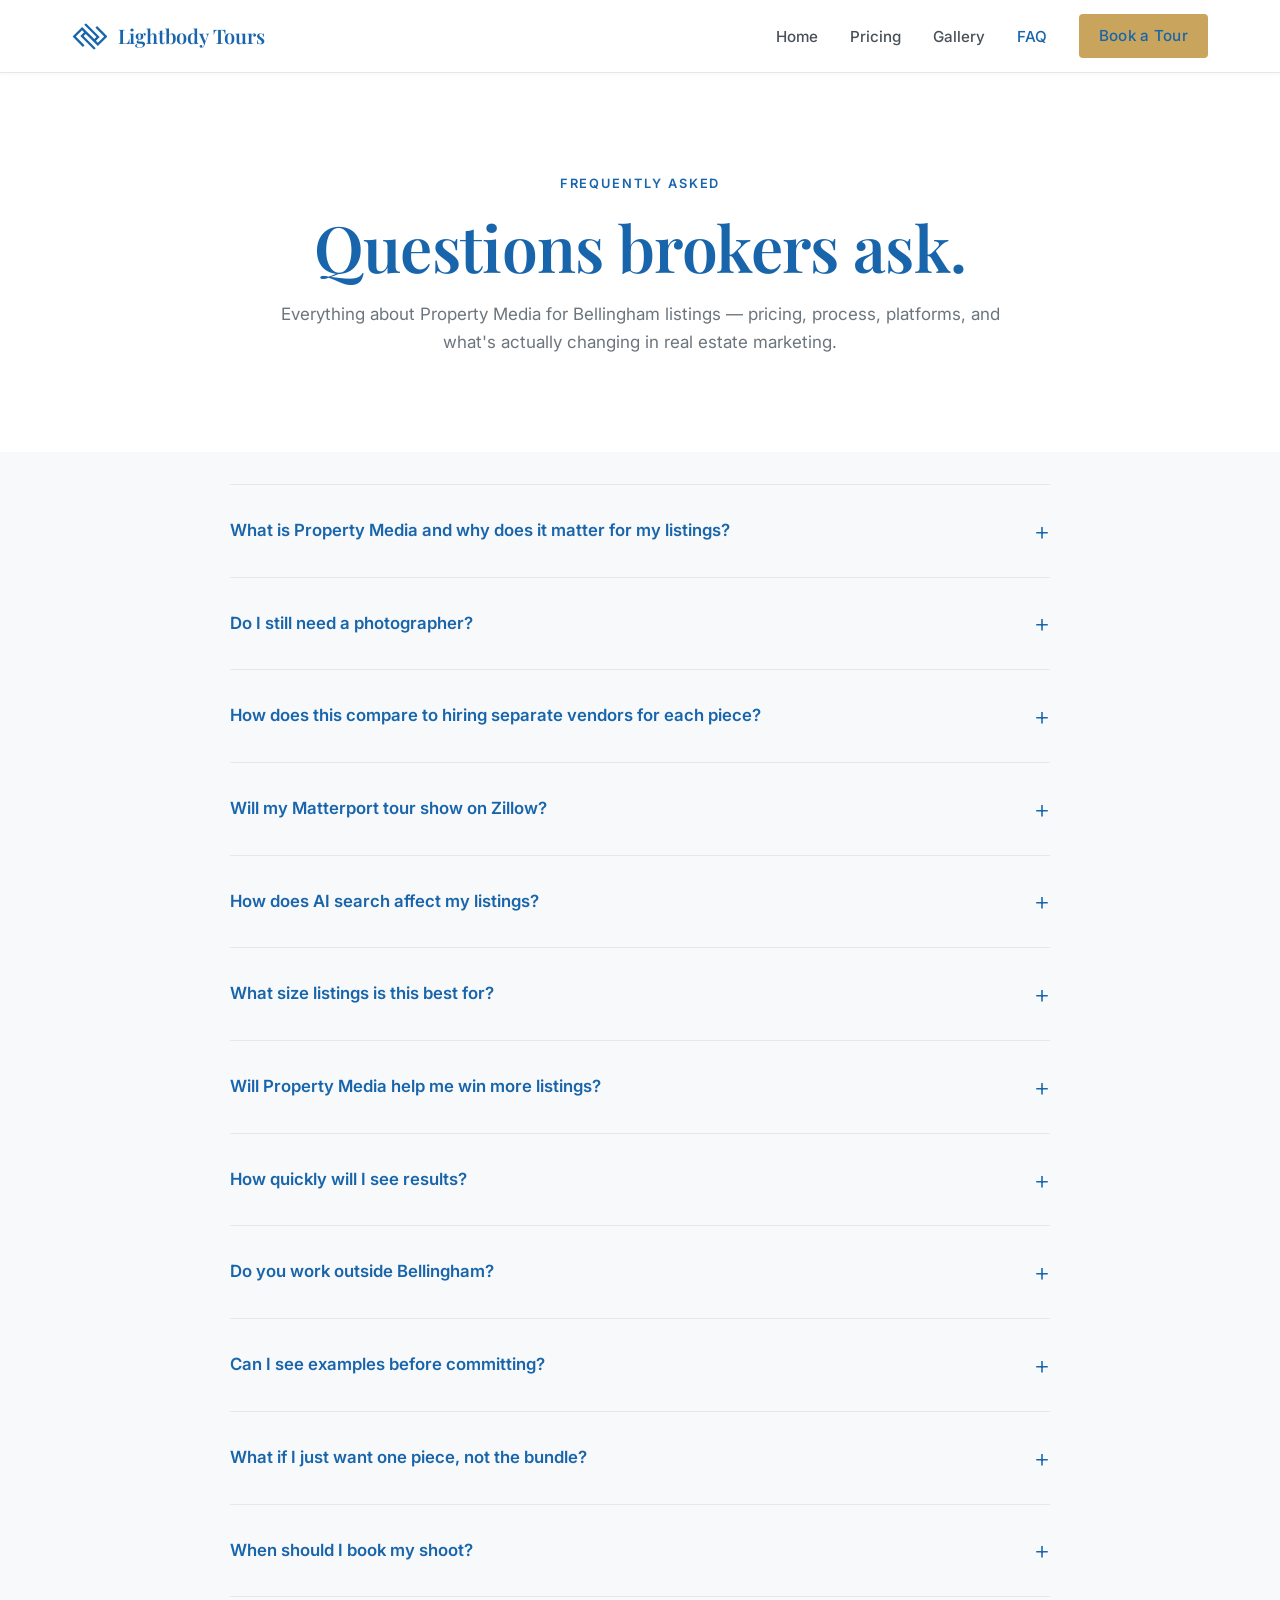
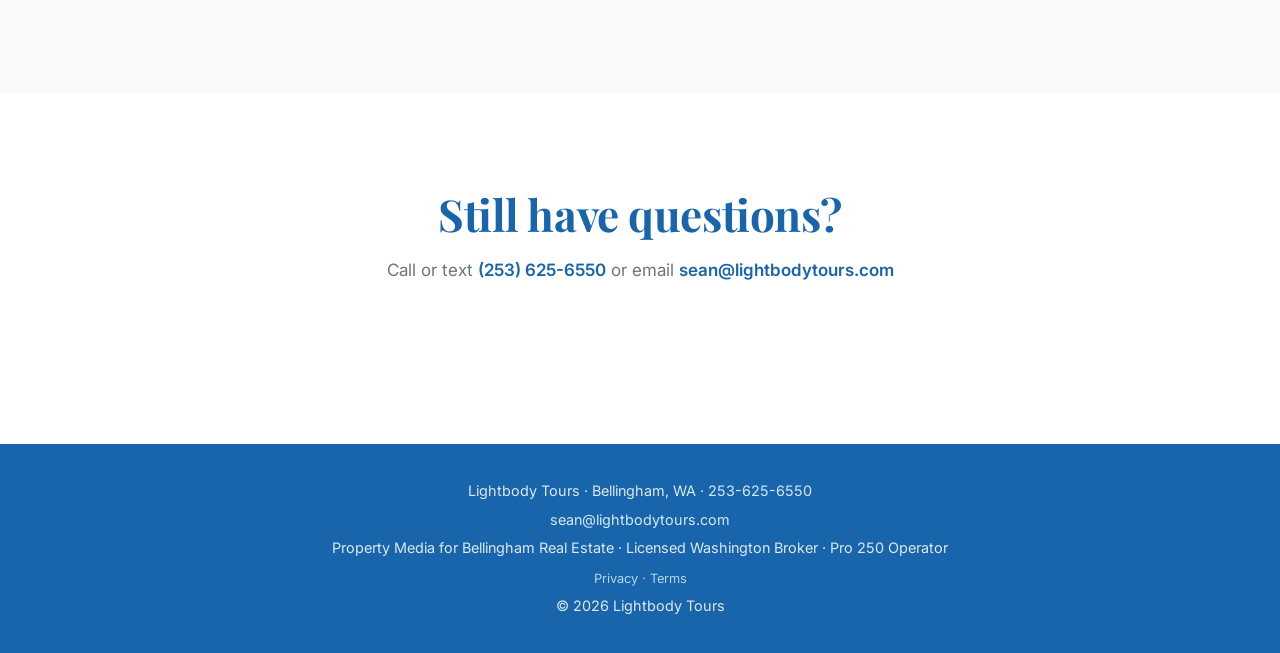
<file: faq.html>
<!DOCTYPE html>
<html lang="en">
<head>
  <meta charset="UTF-8" />
  <meta name="viewport" content="width=device-width, initial-scale=1.0, viewport-fit=cover" />
  <title>FAQ · Lightbody Tours</title>
  <meta name="description" content="Frequently asked questions about Property Media for Bellingham real estate brokers — Matterport tours, listing videos, floor plans, and how the service works." />
  <meta name="theme-color" content="#1865AB" />
  <link rel="canonical" href="https://lightbodytours.com/faq" />
  <link rel="icon" type="image/svg+xml" href="/favicon.svg" />

  <meta property="og:type" content="website" />
  <meta property="og:url" content="https://lightbodytours.com/faq" />
  <meta property="og:title" content="FAQ · Lightbody Tours" />
  <meta property="og:description" content="Questions brokers ask about Property Media for Bellingham real estate." />
  <meta property="og:image" content="https://lightbodytours.com/images/tour-scarlett.jpg" />
  <meta property="og:locale" content="en_US" />
  <meta property="og:site_name" content="Lightbody Tours" />
  <meta name="twitter:card" content="summary_large_image" />
  <meta name="twitter:title" content="FAQ · Lightbody Tours" />
  <meta name="twitter:description" content="Questions brokers ask about Property Media for Bellingham real estate." />
  <meta name="twitter:image" content="https://lightbodytours.com/images/tour-scarlett.jpg" />

  <!-- LocalBusiness schema -->
  <script type="application/ld+json">
  {
    "@context": "https://schema.org",
    "@type": "LocalBusiness",
    "name": "Lightbody Tours",
    "image": "https://lightbodytours.com/images/tour-scarlett.jpg",
    "description": "Property Media for Bellingham real estate brokers — Matterport 3D tours, listing videos, floor plans. 48-hour delivery.",
    "url": "https://lightbodytours.com",
    "telephone": "+12536256550",
    "email": "sean@lightbodytours.com",
    "address": {
      "@type": "PostalAddress",
      "addressLocality": "Bellingham",
      "addressRegion": "WA",
      "addressCountry": "US"
    },
    "areaServed": [
      {"@type": "City", "name": "Bellingham"},
      {"@type": "AdministrativeArea", "name": "Whatcom County"}
    ],
    "priceRange": "$$",
    "openingHoursSpecification": {
      "@type": "OpeningHoursSpecification",
      "dayOfWeek": ["Monday", "Tuesday", "Wednesday", "Thursday", "Friday"],
      "opens": "09:00",
      "closes": "18:00"
    }
  }
  </script>

  <!-- FAQPage schema (all 12 Q&A mirrored from page body) -->
  <script type="application/ld+json">
  {
    "@context": "https://schema.org",
    "@type": "FAQPage",
    "mainEntity": [
      {
        "@type": "Question",
        "name": "What is Property Media and why does it matter for my listings?",
        "acceptedAnswer": {
          "@type": "Answer",
          "text": "Property Media is the digital media layer that sits on top of your photography — Matterport 3D tour for MLS and Realtor.com, listing video for Zillow and social, floor plan for the buyers who want to see the layout. It matters because buyer behavior has shifted: 62% of buyers actively seek listings with 3D tours (Zillow Consumer Housing Trends Report), and Bellingham's heavy out-of-area buyer market — Vancouver BC, Seattle, California, Arizona — makes rich digital media even more important. Most of these buyers form opinions on listings before they ever fly up."
        }
      },
      {
        "@type": "Question",
        "name": "Do I still need a photographer?",
        "acceptedAnswer": {
          "@type": "Answer",
          "text": "Yes. Property Media works alongside your photographer, not as a replacement. Photos are required on every listing — they handle the static stills that go in MLS, listing cards, and printed materials. Property Media handles everything after that: the 3D walkthrough, the video, the floor plan. You keep using your photographer; we add the digital experience on top."
        }
      },
      {
        "@type": "Question",
        "name": "How does this compare to hiring separate vendors for each piece?",
        "acceptedAnswer": {
          "@type": "Answer",
          "text": "For most brokers, the real choice is photographer-only versus photographer plus Property Media. A handful of photographers offer Matterport as an add-on and some offer video, but few specialize in real estate marketing across every platform with 48-hour delivery on all pieces. The Property Media bundle gives you a 3D tour, listing video, and floor plan from one shoot, delivered together, built for the way buyers actually search now."
        }
      },
      {
        "@type": "Question",
        "name": "Will my Matterport tour show on Zillow?",
        "acceptedAnswer": {
          "@type": "Answer",
          "text": "Not currently. Zillow and Matterport's parent company (CoStar) are in a dispute, and Matterport tours have been removed from Zillow since October 2025. Your tour still works on MLS, Realtor.com, Homes.com, and your own website — every major platform except Zillow. For Zillow specifically, the listing video and floor plan cover the gap (both display natively on Zillow). This is why most brokers go with the bundle instead of standalone tour."
        }
      },
      {
        "@type": "Question",
        "name": "How does AI search affect my listings?",
        "acceptedAnswer": {
          "@type": "Answer",
          "text": "Real estate platforms are integrating AI search faster than the broader industry. Zillow's ChatGPT app, Realtor.com's ChatGPT search, and Redfin's AI tools all launched between October 2025 and March 2026 — and they surface listings with rich structured data (3D tours, floor plans, video metadata) more often than listings with photos alone. Google AI Overviews and ChatGPT also pull from these listing sources. The shift is early but accelerating — listings with full Property Media are positioned for the AI-search era. Listings with photos only become harder to find as AI search adoption grows."
        }
      },
      {
        "@type": "Question",
        "name": "What size listings is this best for?",
        "acceptedAnswer": {
          "@type": "Answer",
          "text": "Property Media works on any listing size, but the value proposition is strongest for: listings priced $500K and above; listings that take more than two weeks to pend; listings expected to draw out-of-area buyers (Vancouver BC, Seattle, California, Arizona retirees); and larger homes where buyers want to understand layout before visiting. For fast-pending hot listings or sub-$400K starter homes, standalone Matterport may be enough."
        }
      },
      {
        "@type": "Question",
        "name": "Will Property Media help me win more listings?",
        "acceptedAnswer": {
          "@type": "Answer",
          "text": "Yes. 74% of agents using Matterport report winning more listings versus those who don't (Matterport client research). The pitch to sellers shifts from \"I'll list your home\" to \"I market your home with full digital coverage on every major platform.\" Sellers see a tangible difference between a basic listing and a Property Media listing — it's a measurable competitive edge in your listing presentations."
        }
      },
      {
        "@type": "Question",
        "name": "How quickly will I see results?",
        "acceptedAnswer": {
          "@type": "Answer",
          "text": "The visible result is buyer engagement — listings with virtual tours get 87% more views and 5x more time on listing pages than photo-only listings. Translating that into faster pendings or higher prices depends on the listing, the market, and the buyer pool. National data shows tours close listings 31% faster on average, but Bellingham's specifics vary."
        }
      },
      {
        "@type": "Question",
        "name": "Do you work outside Bellingham?",
        "acceptedAnswer": {
          "@type": "Answer",
          "text": "Yes — Bellingham and broader Whatcom County are the primary service area. I've shot listings in Lynden and across Whatcom County. For listings outside Whatcom (Skagit, San Juan, etc.), call or text and we'll figure it out — travel pricing applies for farther shoots."
        }
      },
      {
        "@type": "Question",
        "name": "Can I see examples before committing?",
        "acceptedAnswer": {
          "@type": "Answer",
          "text": "Yes — the Gallery page shows recent listings with live interactive tours. The Scarlett Way listing is the strongest example of the Pro 250 quality. Active and recently sold listings span Bellingham and surrounding Whatcom County. For listing video samples, the portfolio is currently being built — ask about being featured."
        }
      },
      {
        "@type": "Question",
        "name": "What if I just want one piece, not the bundle?",
        "acceptedAnswer": {
          "@type": "Answer",
          "text": "Every service stands alone. Matterport tour starts at $200, listing video is $250 flat, floor plan is $49. The bundle saves $99 because most brokers end up wanting multiple pieces — but if you only need the 3D tour, that's fine."
        }
      },
      {
        "@type": "Question",
        "name": "When should I book my shoot?",
        "acceptedAnswer": {
          "@type": "Answer",
          "text": "Best practice is to book the shoot once staging is complete, photography is done, and the property is clean. If your timeline is tight, I can shoot the same day as photography — just call to coordinate. For listings in renovation or major repair, we usually wait until the work is finished so the tour represents what buyers will see."
        }
      }
    ]
  }
  </script>

  <link rel="preconnect" href="https://fonts.googleapis.com" />
  <link rel="preconnect" href="https://fonts.gstatic.com" crossorigin />
  <link href="https://fonts.googleapis.com/css2?family=Inter:wght@400;500;600;700&family=Playfair+Display:wght@500;600;700&display=swap" rel="stylesheet" />
  <link rel="stylesheet" href="/app.css?v=10" />

  <style>
    /* FAQ accordion: pale-blue tint on hover and open state (Wave 2, faq.html only).
       All other accordion styling inherits from app.css .faq-list / .faq-item rules. */
    .faq-item summary {
      transition: background-color 150ms ease, color 150ms ease;
    }
    .faq-item summary:hover,
    .faq-item[open] summary {
      background-color: var(--brand-blue-pale);
    }
  </style>
</head>
<body>
  <a href="#main" class="skip-link">Skip to content</a>

  <!-- Header -->
  <header class="site-header">
    <div class="container">
      <nav class="nav" aria-label="Primary">
        <a href="/" class="nav-logo" aria-label="Lightbody Tours home">
          <span class="logo-mark" aria-hidden="true"></span>
          <span class="logo-text">Lightbody Tours</span>
        </a>
        <button class="nav-toggle" aria-label="Toggle navigation" aria-expanded="false" aria-controls="primary-nav">
          <span></span>
        </button>
        <ul class="nav-links" id="primary-nav">
          <li><a href="/">Home</a></li>
          <li><a href="/pricing">Pricing</a></li>
          <li><a href="/gallery">Gallery</a></li>
          <li><a href="/faq" class="active" aria-current="page">FAQ</a></li>
          <li><a href="/booking" class="btn btn-primary">Book a Tour</a></li>
        </ul>
      </nav>
    </div>
  </header>

  <main id="main">

    <!-- Hero -->
    <section style="padding-bottom: var(--space-md);">
      <div class="container">
        <div class="section-head">
          <span class="eyebrow">Frequently Asked</span>
          <h1>Questions brokers ask.</h1>
          <p>Everything about Property Media for Bellingham listings — pricing, process, platforms, and what's actually changing in real estate marketing.</p>
        </div>
      </div>
    </section>

    <!-- FAQ List -->
    <section class="bg-soft" style="padding-top: var(--space-md);">
      <div class="container">
        <div class="faq-list">

          <details class="faq-item">
            <summary>What is Property Media and why does it matter for my listings?</summary>
            <p class="faq-answer">Property Media is the digital media layer that sits on top of your photography — Matterport 3D tour for MLS and Realtor.com, listing video for Zillow and social, floor plan for the buyers who want to see the layout. It matters because buyer behavior has shifted: 62% of buyers actively seek listings with 3D tours (Zillow Consumer Housing Trends Report), and Bellingham's heavy out-of-area buyer market — Vancouver BC, Seattle, California, Arizona — makes rich digital media even more important. Most of these buyers form opinions on listings before they ever fly up.</p>
          </details>

          <details class="faq-item">
            <summary>Do I still need a photographer?</summary>
            <p class="faq-answer">Yes. Property Media works alongside your photographer, not as a replacement. Photos are required on every listing — they handle the static stills that go in MLS, listing cards, and printed materials. Property Media handles everything after that: the 3D walkthrough, the video, the floor plan. You keep using your photographer; we add the digital experience on top.</p>
          </details>

          <details class="faq-item">
            <summary>How does this compare to hiring separate vendors for each piece?</summary>
            <p class="faq-answer">For most brokers, the real choice is photographer-only versus photographer plus Property Media. A handful of photographers offer Matterport as an add-on and some offer video, but few specialize in real estate marketing across every platform with 48-hour delivery on all pieces. The Property Media bundle gives you a 3D tour, listing video, and floor plan from one shoot, delivered together, built for the way buyers actually search now.</p>
          </details>

          <details class="faq-item">
            <summary>Will my Matterport tour show on Zillow?</summary>
            <p class="faq-answer">Not currently. Zillow and Matterport's parent company (CoStar) are in a dispute, and Matterport tours have been removed from Zillow since October 2025. Your tour still works on MLS, Realtor.com, Homes.com, and your own website — every major platform except Zillow. For Zillow specifically, the listing video and floor plan cover the gap (both display natively on Zillow). This is why most brokers go with the bundle instead of standalone tour.</p>
          </details>

          <details class="faq-item">
            <summary>How does AI search affect my listings?</summary>
            <p class="faq-answer">Real estate platforms are integrating AI search faster than the broader industry. Zillow's ChatGPT app, Realtor.com's ChatGPT search, and Redfin's AI tools all launched between October 2025 and March 2026 — and they surface listings with rich structured data (3D tours, floor plans, video metadata) more often than listings with photos alone. Google AI Overviews and ChatGPT also pull from these listing sources. The shift is early but accelerating — listings with full Property Media are positioned for the AI-search era. Listings with photos only become harder to find as AI search adoption grows.</p>
          </details>

          <details class="faq-item">
            <summary>What size listings is this best for?</summary>
            <p class="faq-answer">Property Media works on any listing size, but the value proposition is strongest for: listings priced $500K and above; listings that take more than two weeks to pend; listings expected to draw out-of-area buyers (Vancouver BC, Seattle, California, Arizona retirees); and larger homes where buyers want to understand layout before visiting. For fast-pending hot listings or sub-$400K starter homes, standalone Matterport may be enough.</p>
          </details>

          <details class="faq-item">
            <summary>Will Property Media help me win more listings?</summary>
            <p class="faq-answer">Yes. 74% of agents using Matterport report winning more listings versus those who don't (Matterport client research). The pitch to sellers shifts from "I'll list your home" to "I market your home with full digital coverage on every major platform." Sellers see a tangible difference between a basic listing and a Property Media listing — it's a measurable competitive edge in your listing presentations.</p>
          </details>

          <details class="faq-item">
            <summary>How quickly will I see results?</summary>
            <p class="faq-answer">The visible result is buyer engagement — listings with virtual tours get 87% more views and 5x more time on listing pages than photo-only listings. Translating that into faster pendings or higher prices depends on the listing, the market, and the buyer pool. National data shows tours close listings 31% faster on average, but Bellingham's specifics vary.</p>
          </details>

          <details class="faq-item">
            <summary>Do you work outside Bellingham?</summary>
            <p class="faq-answer">Yes — Bellingham and broader Whatcom County are the primary service area. I've shot listings in Lynden and across Whatcom County. For listings outside Whatcom (Skagit, San Juan, etc.), call or text and we'll figure it out — travel pricing applies for farther shoots.</p>
          </details>

          <details class="faq-item">
            <summary>Can I see examples before committing?</summary>
            <p class="faq-answer">Yes — the <a href="/gallery">Gallery</a> page shows recent listings with live interactive tours. The Scarlett Way listing is the strongest example of the Pro 250 quality. Active and recently sold listings span Bellingham and surrounding Whatcom County. For listing video samples, the portfolio is currently being built — ask about being featured.</p>
          </details>

          <details class="faq-item">
            <summary>What if I just want one piece, not the bundle?</summary>
            <p class="faq-answer">Every service stands alone. Matterport tour starts at $200, listing video is $250 flat, floor plan is $49. The bundle saves $99 because most brokers end up wanting multiple pieces — but if you only need the 3D tour, that's fine.</p>
          </details>

          <details class="faq-item">
            <summary>When should I book my shoot?</summary>
            <p class="faq-answer">Best practice is to book the shoot once staging is complete, photography is done, and the property is clean. If your timeline is tight, I can shoot the same day as photography — just call to coordinate. For listings in renovation or major repair, we usually wait until the work is finished so the tour represents what buyers will see.</p>
          </details>

        </div>
      </div>
    </section>

    <!-- Still have questions CTA -->
    <section>
      <div class="container">
        <div class="section-head">
          <h2>Still have questions?</h2>
          <p>Call or text <a href="tel:+12536256550" style="color: var(--brand-blue); font-weight: 600;">(253) 625-6550</a> or email <a href="mailto:sean@lightbodytours.com" style="color: var(--brand-blue); font-weight: 600;">sean@lightbodytours.com</a></p>
        </div>
      </div>
    </section>

  </main>

  <!-- Footer -->
  <footer class="site-footer">
    <div class="container">
      <p class="footer-line">Lightbody Tours · Bellingham, WA · <a href="tel:2536256550">253-625-6550</a></p>
      <p class="footer-line"><a href="mailto:sean@lightbodytours.com">sean@lightbodytours.com</a></p>
      <p class="footer-line">Property Media for Bellingham Real Estate · Licensed Washington Broker · Pro 250 Operator</p>
      <p class="footer-line" style="font-size: 0.8rem; opacity: 0.85; margin-top: 0.4rem;"><a href="/privacy">Privacy</a> · <a href="/terms">Terms</a></p>
      <p class="footer-line">&copy; 2026 Lightbody Tours</p>
    </div>
  </footer>

  <script src="/script.js"></script>
</body>
</html>
</file>
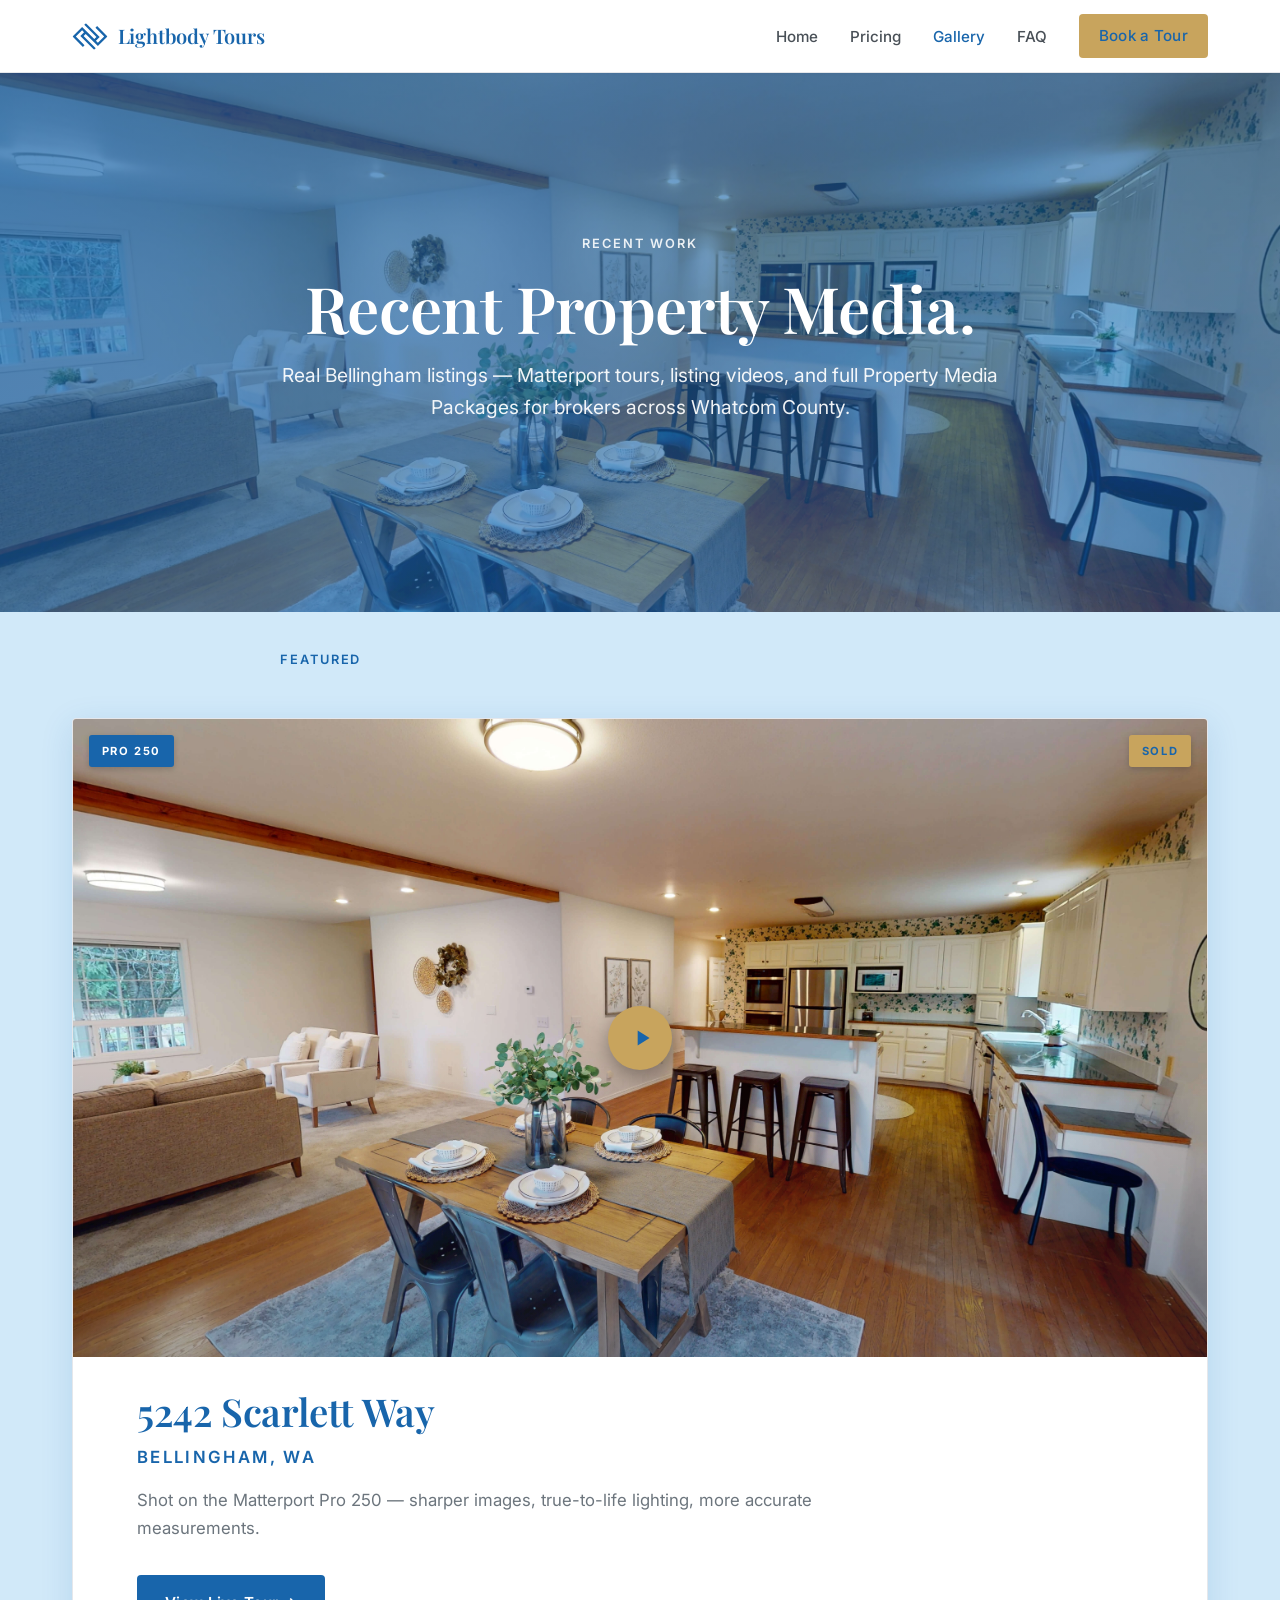
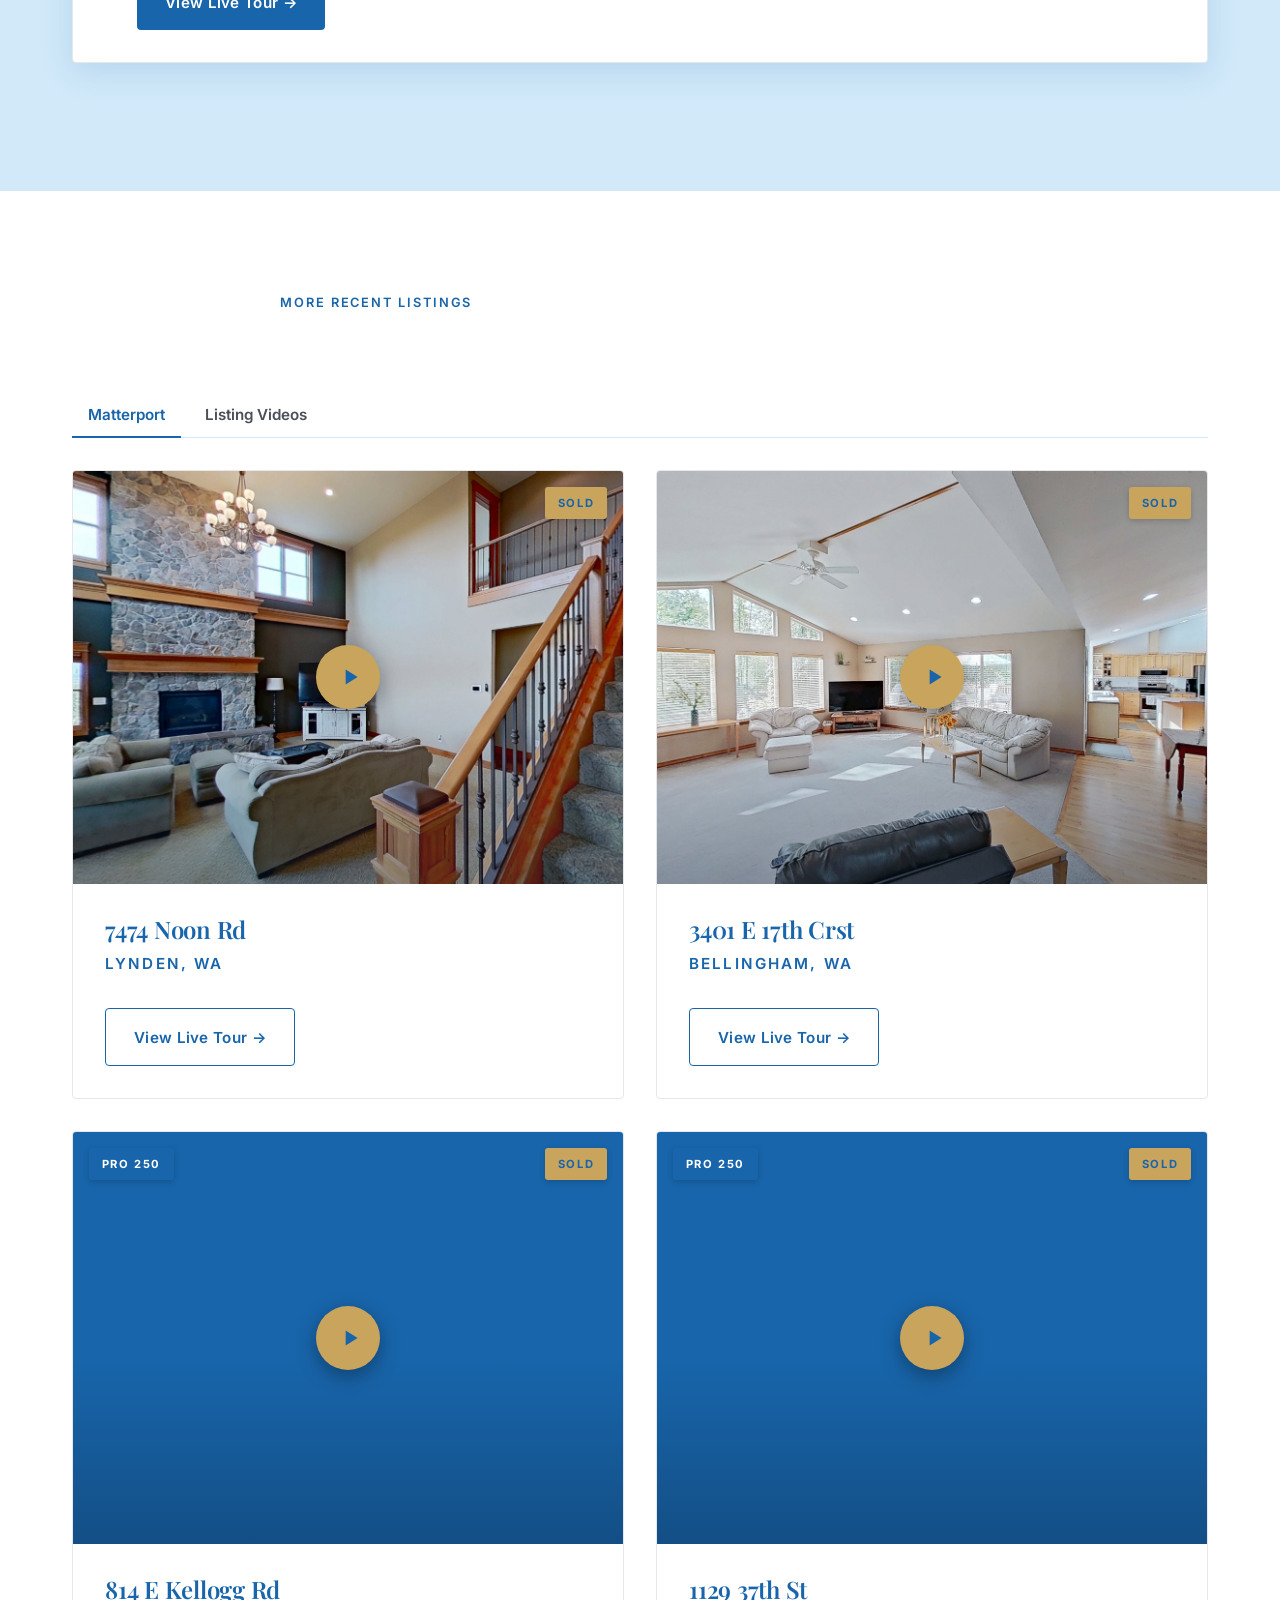
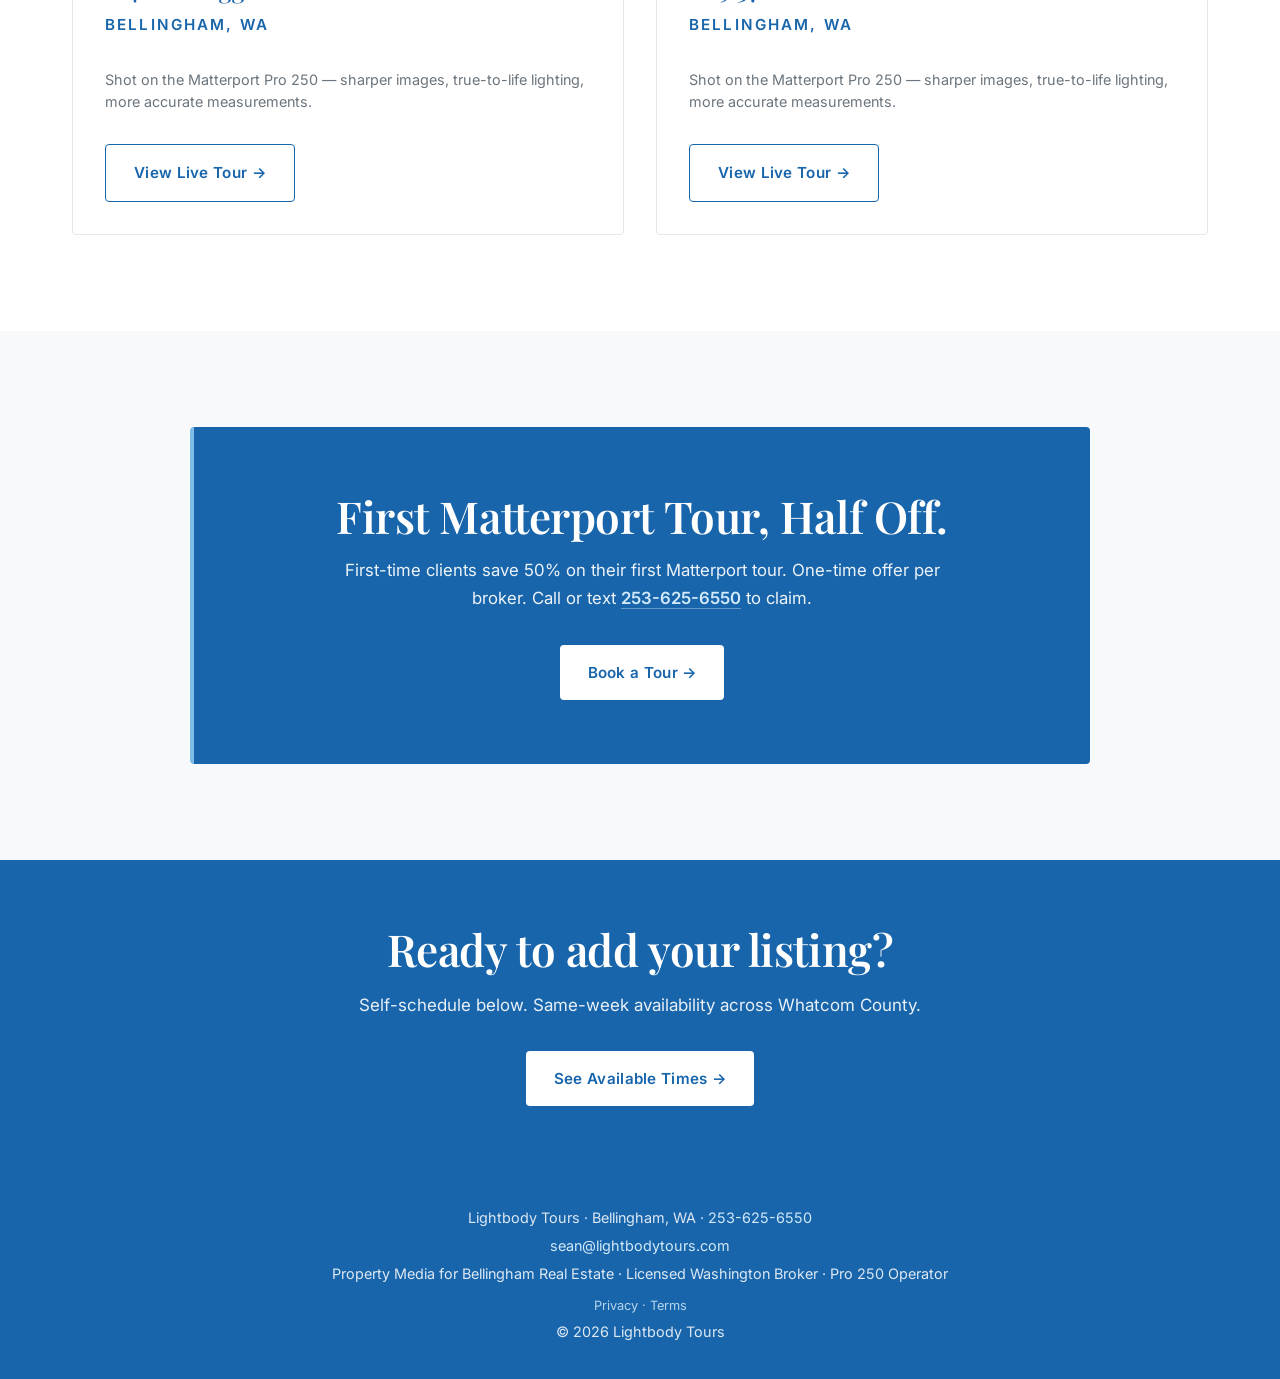
<file: gallery.html>
<!DOCTYPE html>
<html lang="en">
<head>
  <meta charset="UTF-8" />
  <meta name="viewport" content="width=device-width, initial-scale=1.0, viewport-fit=cover" />
  <title>Gallery · Lightbody Tours</title>
  <meta name="description" content="Recent Property Media work for Bellingham real estate brokers — 3D tours, listing videos, listings sold across Whatcom County." />
  <meta name="theme-color" content="#1865AB" />
  <link rel="canonical" href="https://lightbodytours.com/gallery" />
  <link rel="icon" type="image/svg+xml" href="/favicon.svg" />

  <meta property="og:type" content="website" />
  <meta property="og:url" content="https://lightbodytours.com/gallery" />
  <meta property="og:title" content="Gallery · Lightbody Tours" />
  <meta property="og:description" content="Recent Property Media work for Bellingham real estate brokers — 3D tours, listing videos, listings sold across Whatcom County." />
  <meta property="og:image" content="https://lightbodytours.com/images/tour-scarlett.jpg" />
  <meta property="og:locale" content="en_US" />
  <meta property="og:site_name" content="Lightbody Tours" />
  <meta name="twitter:card" content="summary_large_image" />
  <meta name="twitter:title" content="Gallery · Lightbody Tours" />
  <meta name="twitter:description" content="Recent Property Media work in Bellingham — tours, videos, listings sold." />
  <meta name="twitter:image" content="https://lightbodytours.com/images/tour-scarlett.jpg" />

  <!-- LocalBusiness schema -->
  <script type="application/ld+json">
  {
    "@context": "https://schema.org",
    "@type": "LocalBusiness",
    "name": "Lightbody Tours",
    "image": "https://lightbodytours.com/images/tour-scarlett.jpg",
    "description": "Property Media for Bellingham real estate brokers — Matterport 3D tours, listing videos, floor plans. 48-hour delivery.",
    "url": "https://lightbodytours.com",
    "telephone": "+12536256550",
    "email": "sean@lightbodytours.com",
    "address": {
      "@type": "PostalAddress",
      "addressLocality": "Bellingham",
      "addressRegion": "WA",
      "addressCountry": "US"
    },
    "areaServed": [
      {"@type": "City", "name": "Bellingham"},
      {"@type": "AdministrativeArea", "name": "Whatcom County"}
    ],
    "priceRange": "$$",
    "openingHoursSpecification": {
      "@type": "OpeningHoursSpecification",
      "dayOfWeek": ["Monday", "Tuesday", "Wednesday", "Thursday", "Friday"],
      "opens": "09:00",
      "closes": "18:00"
    }
  }
  </script>

  <link rel="preconnect" href="https://fonts.googleapis.com" />
  <link rel="preconnect" href="https://fonts.gstatic.com" crossorigin />
  <link href="https://fonts.googleapis.com/css2?family=Inter:wght@400;500;600;700&family=Playfair+Display:wght@500;600;700&display=swap" rel="stylesheet" />
  <link rel="stylesheet" href="app.css?v=10" />
</head>
<body>
  <a href="#main" class="skip-link">Skip to content</a>

  <!-- Header -->
  <header class="site-header">
    <div class="container">
      <nav class="nav" aria-label="Primary">
        <a href="/" class="nav-logo" aria-label="Lightbody Tours home">
          <span class="logo-mark" aria-hidden="true"></span>
          <span class="logo-text">Lightbody Tours</span>
        </a>
        <button class="nav-toggle" aria-label="Toggle navigation" aria-expanded="false" aria-controls="primary-nav">
          <span></span>
        </button>
        <ul class="nav-links" id="primary-nav">
          <li><a href="/">Home</a></li>
          <li><a href="/pricing">Pricing</a></li>
          <li><a href="/gallery" class="active">Gallery</a></li>
          <li><a href="/faq">FAQ</a></li>
          <li><a href="/booking" class="btn btn-primary">Book a Tour</a></li>
        </ul>
      </nav>
    </div>
  </header>

  <main id="main">

    <!-- Hero (static-image background, structurally matches the video heroes) -->
    <section class="hero-image-section"
             style="background-image: url('images/tour-scarlett.jpg');">
      <div class="hero-overlay"></div>
      <div class="hero-content">
        <span class="eyebrow">Recent Work</span>
        <h1>Recent Property Media.</h1>
        <p class="lede">Real Bellingham listings — Matterport tours, listing videos, and full Property Media Packages for brokers across Whatcom County.</p>
      </div>
    </section>

    <!-- Featured Tour -->
    <section class="bg-pale" style="padding-top: var(--space-md);">
      <div class="container">
        <div class="section-head" style="text-align: left; margin-bottom: var(--space-md);">
          <span class="eyebrow">Featured</span>
        </div>

        <article class="featured-tour">
          <a class="tour-image"
             href="https://my.matterport.com/show/?m=v9D3mjP9tub"
             target="_blank"
             rel="noopener"
             aria-label="Open the 5242 Scarlett Way virtual tour in a new tab">
            <img src="images/tour-scarlett.jpg"
                 alt="5242 Scarlett Way, Bellingham WA — Matterport tour preview"
                 loading="lazy" decoding="async"
                 onerror="this.remove(); this.parentNode.insertAdjacentHTML('afterbegin','&lt;span class=&quot;tour-fallback-label&quot;&gt;Tour preview&lt;/span&gt;');" />
            <span class="badge badge-camera">Pro 250</span>
            <span class="badge badge-sold">Sold</span>
            <span class="thumb-play" aria-hidden="true">
              <svg viewBox="0 0 24 24" fill="currentColor"><path d="M8 5v14l11-7z"/></svg>
            </span>
          </a>
          <div class="tour-meta">
            <h3>5242 Scarlett Way</h3>
            <p class="tour-subtitle">Bellingham, WA</p>
            <p class="tour-description">Shot on the Matterport Pro 250 — sharper images, true-to-life lighting, more accurate measurements.</p>
            <a href="https://my.matterport.com/show/?m=v9D3mjP9tub"
               target="_blank"
               rel="noopener"
               class="btn btn-primary">View Live Tour &rarr;</a>
          </div>
        </article>
      </div>
    </section>

    <!-- Recent Sold Listings -->
    <section>
      <div class="container">
        <div class="section-head" style="text-align: left;">
          <span class="eyebrow">More Recent Listings</span>
        </div>

        <div class="lt-tabs" role="tablist" aria-label="Media type">
          <button class="lt-tab is-active" role="tab" aria-selected="true" aria-controls="panel-matterport" data-panel="matterport">Matterport</button>
          <button class="lt-tab" role="tab" aria-selected="false" aria-controls="panel-videos" data-panel="videos">Listing Videos</button>
          <button class="lt-tab" role="tab" aria-selected="false" aria-controls="panel-reels" data-panel="reels" data-empty="hide">Social Media Reels</button>
        </div>

        <div class="lt-panel is-active" id="panel-matterport" role="tabpanel">
        <div class="sold-grid">

          <article class="tour-card">
            <a class="tour-image"
               href="https://my.matterport.com/show/?m=8PgP2n5DQMk"
               target="_blank"
               rel="noopener"
               aria-label="Open the 7474 Noon Rd virtual tour in a new tab">
              <img src="images/tour-noon.jpg"
                   alt="7474 Noon Rd, Lynden WA — Matterport tour preview"
                   loading="lazy" decoding="async"
                   onerror="this.remove(); this.parentNode.insertAdjacentHTML('afterbegin','&lt;span class=&quot;tour-fallback-label&quot;&gt;Tour preview&lt;/span&gt;');" />
              <span class="badge badge-sold">Sold</span>
              <span class="thumb-play" aria-hidden="true">
                <svg viewBox="0 0 24 24" fill="currentColor"><path d="M8 5v14l11-7z"/></svg>
              </span>
            </a>
            <div class="tour-meta">
              <h3>7474 Noon Rd</h3>
              <p class="tour-subtitle">Lynden, WA</p>
              <a href="https://my.matterport.com/show/?m=8PgP2n5DQMk"
                 target="_blank"
                 rel="noopener"
                 class="btn btn-outline">View Live Tour &rarr;</a>
            </div>
          </article>

          <article class="tour-card">
            <a class="tour-image"
               href="https://my.matterport.com/show/?m=gP6y59aU4ss"
               target="_blank"
               rel="noopener"
               aria-label="Open the 3401 E 17th Crst virtual tour in a new tab">
              <img src="images/tour-crst.jpg"
                   alt="3401 E 17th Crst, Bellingham WA — Matterport tour preview"
                   loading="lazy" decoding="async"
                   onerror="this.remove(); this.parentNode.insertAdjacentHTML('afterbegin','&lt;span class=&quot;tour-fallback-label&quot;&gt;Tour preview&lt;/span&gt;');" />
              <span class="badge badge-sold">Sold</span>
              <span class="thumb-play" aria-hidden="true">
                <svg viewBox="0 0 24 24" fill="currentColor"><path d="M8 5v14l11-7z"/></svg>
              </span>
            </a>
            <div class="tour-meta">
              <h3>3401 E 17th Crst</h3>
              <p class="tour-subtitle">Bellingham, WA</p>
              <a href="https://my.matterport.com/show/?m=gP6y59aU4ss"
                 target="_blank"
                 rel="noopener"
                 class="btn btn-outline">View Live Tour &rarr;</a>
            </div>
          </article>

          <article class="tour-card">
            <a class="tour-image"
               href="https://my.matterport.com/show/?m=C9xJ9vgms29"
               target="_blank"
               rel="noopener"
               aria-label="Open the 814 E Kellogg Rd virtual tour in a new tab">
              <img src="https://my.matterport.com/api/v1/player/models/C9xJ9vgms29/thumb"
                   alt="814 E Kellogg Rd, Bellingham WA — Matterport tour preview"
                   loading="lazy" decoding="async"
                   onerror="this.remove(); this.parentNode.insertAdjacentHTML('afterbegin','&lt;span class=&quot;tour-fallback-label&quot;&gt;Tour preview&lt;/span&gt;');" />
              <span class="badge badge-camera">Pro 250</span>
              <span class="badge badge-sold">Sold</span>
              <span class="thumb-play" aria-hidden="true">
                <svg viewBox="0 0 24 24" fill="currentColor"><path d="M8 5v14l11-7z"/></svg>
              </span>
            </a>
            <div class="tour-meta">
              <h3>814 E Kellogg Rd</h3>
              <p class="tour-subtitle">Bellingham, WA</p>
              <p style="color: var(--muted); font-size: 0.9rem; margin: 0 0 var(--space-md); line-height: 1.5;">Shot on the Matterport Pro 250 &mdash; sharper images, true-to-life lighting, more accurate measurements.</p>
              <a href="https://my.matterport.com/show/?m=C9xJ9vgms29"
                 target="_blank"
                 rel="noopener"
                 class="btn btn-outline">View Live Tour &rarr;</a>
            </div>
          </article>

          <article class="tour-card">
            <a class="tour-image"
               href="https://my.matterport.com/show/?m=Gek1o5QgFEY"
               target="_blank"
               rel="noopener"
               aria-label="Open the 1129 37th St virtual tour in a new tab">
              <img src="https://my.matterport.com/api/v1/player/models/Gek1o5QgFEY/thumb"
                   alt="1129 37th St, Bellingham WA — Matterport tour preview"
                   loading="lazy" decoding="async"
                   onerror="this.remove(); this.parentNode.insertAdjacentHTML('afterbegin','&lt;span class=&quot;tour-fallback-label&quot;&gt;Tour preview&lt;/span&gt;');" />
              <span class="badge badge-camera">Pro 250</span>
              <span class="badge badge-sold">Sold</span>
              <span class="thumb-play" aria-hidden="true">
                <svg viewBox="0 0 24 24" fill="currentColor"><path d="M8 5v14l11-7z"/></svg>
              </span>
            </a>
            <div class="tour-meta">
              <h3>1129 37th St</h3>
              <p class="tour-subtitle">Bellingham, WA</p>
              <p style="color: var(--muted); font-size: 0.9rem; margin: 0 0 var(--space-md); line-height: 1.5;">Shot on the Matterport Pro 250 &mdash; sharper images, true-to-life lighting, more accurate measurements.</p>
              <a href="https://my.matterport.com/show/?m=Gek1o5QgFEY"
                 target="_blank"
                 rel="noopener"
                 class="btn btn-outline">View Live Tour &rarr;</a>
            </div>
          </article>

        </div>
        </div><!-- /panel-matterport -->

        <div class="lt-panel" id="panel-videos" role="tabpanel">
          <div class="sold-grid">

            <article class="tour-card">
              <a class="tour-image lt-video"
                 href="https://www.youtube.com/watch?v=I65y8pEXYCE"
                 target="_blank"
                 rel="noopener"
                 data-yt="I65y8pEXYCE"
                 aria-label="Play the listing video sample">
                <img src="https://i.ytimg.com/vi/I65y8pEXYCE/hqdefault.jpg"
                     alt="Listing video sample &mdash; Bellingham property media"
                     loading="lazy" decoding="async" />
                <span class="thumb-play" aria-hidden="true">
                  <svg viewBox="0 0 24 24" fill="currentColor"><path d="M8 5v14l11-7z"/></svg>
                </span>
              </a>
              <div class="tour-meta">
                <h3>Listing Video &mdash; Sample</h3>
                <p class="tour-subtitle">Listing Video</p>
              </div>
            </article>

            <article class="tour-card">
              <a class="tour-image lt-video"
                 href="https://www.youtube.com/watch?v=01N2CCWnYIE"
                 target="_blank"
                 rel="noopener"
                 data-yt="01N2CCWnYIE"
                 aria-label="Play the 1129 37th St listing video">
                <img src="https://i.ytimg.com/vi/01N2CCWnYIE/hqdefault.jpg"
                     alt="1129 37th St, Bellingham WA &mdash; listing video"
                     loading="lazy" decoding="async" />
                <span class="badge badge-sold">Sold</span>
                <span class="thumb-play" aria-hidden="true">
                  <svg viewBox="0 0 24 24" fill="currentColor"><path d="M8 5v14l11-7z"/></svg>
                </span>
              </a>
              <div class="tour-meta">
                <h3>1129 37th St</h3>
                <p class="tour-subtitle">Bellingham, WA &middot; Listing Video</p>
              </div>
            </article>

          </div>
        </div><!-- /panel-videos -->

        <div class="lt-panel" id="panel-reels" role="tabpanel"></div>

      </div>
    </section>

    <!-- Growing Portfolio Callout -->
    <section class="bg-soft">
      <div class="container">
        <div class="portfolio-callout">
          <h2>First Matterport Tour, Half Off.</h2>
          <p>First-time clients save 50% on their first Matterport tour. One-time offer per broker. Call or text <a href="tel:+12536256550">253-625-6550</a> to claim.</p>
          <a href="/booking" class="btn btn-primary">Book a Tour &rarr;</a>
        </div>
      </div>
    </section>

    <!-- Final CTA -->
    <section class="cta-strip">
      <div class="container">
        <h2>Ready to add your listing?</h2>
        <p>Self-schedule below. Same-week availability across Whatcom County.</p>
        <a href="/booking" class="btn btn-primary">See Available Times &rarr;</a>
      </div>
    </section>

  </main>

  <!-- Footer -->
  <footer class="site-footer">
    <div class="container">
      <p class="footer-line">Lightbody Tours · Bellingham, WA · <a href="tel:2536256550">253-625-6550</a></p>
      <p class="footer-line"><a href="mailto:sean@lightbodytours.com">sean@lightbodytours.com</a></p>
      <p class="footer-line">Property Media for Bellingham Real Estate · Licensed Washington Broker · Pro 250 Operator</p>
      <p class="footer-line" style="font-size: 0.8rem; opacity: 0.85; margin-top: 0.4rem;"><a href="/privacy">Privacy</a> · <a href="/terms">Terms</a></p>
      <p class="footer-line">&copy; 2026 Lightbody Tours</p>
    </div>
  </footer>

  <script src="script.js"></script>

  <!-- Gallery: media-type tab switcher + click-to-play YouTube embeds -->
  <script>
  (function () {
    // Tab switching
    var tabs = document.querySelectorAll('.lt-tab');
    tabs.forEach(function (tab) {
      tab.addEventListener('click', function () {
        tabs.forEach(function (t) {
          t.classList.remove('is-active');
          t.setAttribute('aria-selected', 'false');
        });
        document.querySelectorAll('.lt-panel').forEach(function (p) {
          p.classList.remove('is-active');
        });
        tab.classList.add('is-active');
        tab.setAttribute('aria-selected', 'true');
        var panel = document.getElementById('panel-' + tab.dataset.panel);
        if (panel) panel.classList.add('is-active');
      });
    });

    // Hide the Reels tab entirely if the panel has fewer than 2 content items.
    // Matches the spec intent: no shipping an empty (or nearly-empty) tab.
    document.querySelectorAll('.lt-tab[data-empty="hide"]').forEach(function (tab) {
      var panel = document.getElementById('panel-' + tab.dataset.panel);
      if (!panel) return;
      var items = panel.querySelectorAll('.tour-card, .lt-video');
      if (items.length < 2) tab.style.display = 'none';
    });

    // YouTube: swap the thumbnail link for an autoplaying nocookie iframe on
    // first click. Keeps the gallery light — no iframes on initial load.
    document.querySelectorAll('.lt-video[data-yt]').forEach(function (el) {
      el.addEventListener('click', function (e) {
        e.preventDefault();
        var id = el.dataset.yt;
        el.outerHTML =
          '<div class="tour-image">' +
            '<iframe ' +
              'src="https://www.youtube-nocookie.com/embed/' + id + '?autoplay=1&rel=0" ' +
              'title="Listing video" ' +
              'allow="autoplay; fullscreen; encrypted-media" ' +
              'allowfullscreen ' +
              'style="width:100%;height:100%;border:0;position:absolute;top:0;left:0;">' +
            '</iframe>' +
          '</div>';
      }, { once: true });
    });
  })();
  </script>
</body>
</html>
</file>
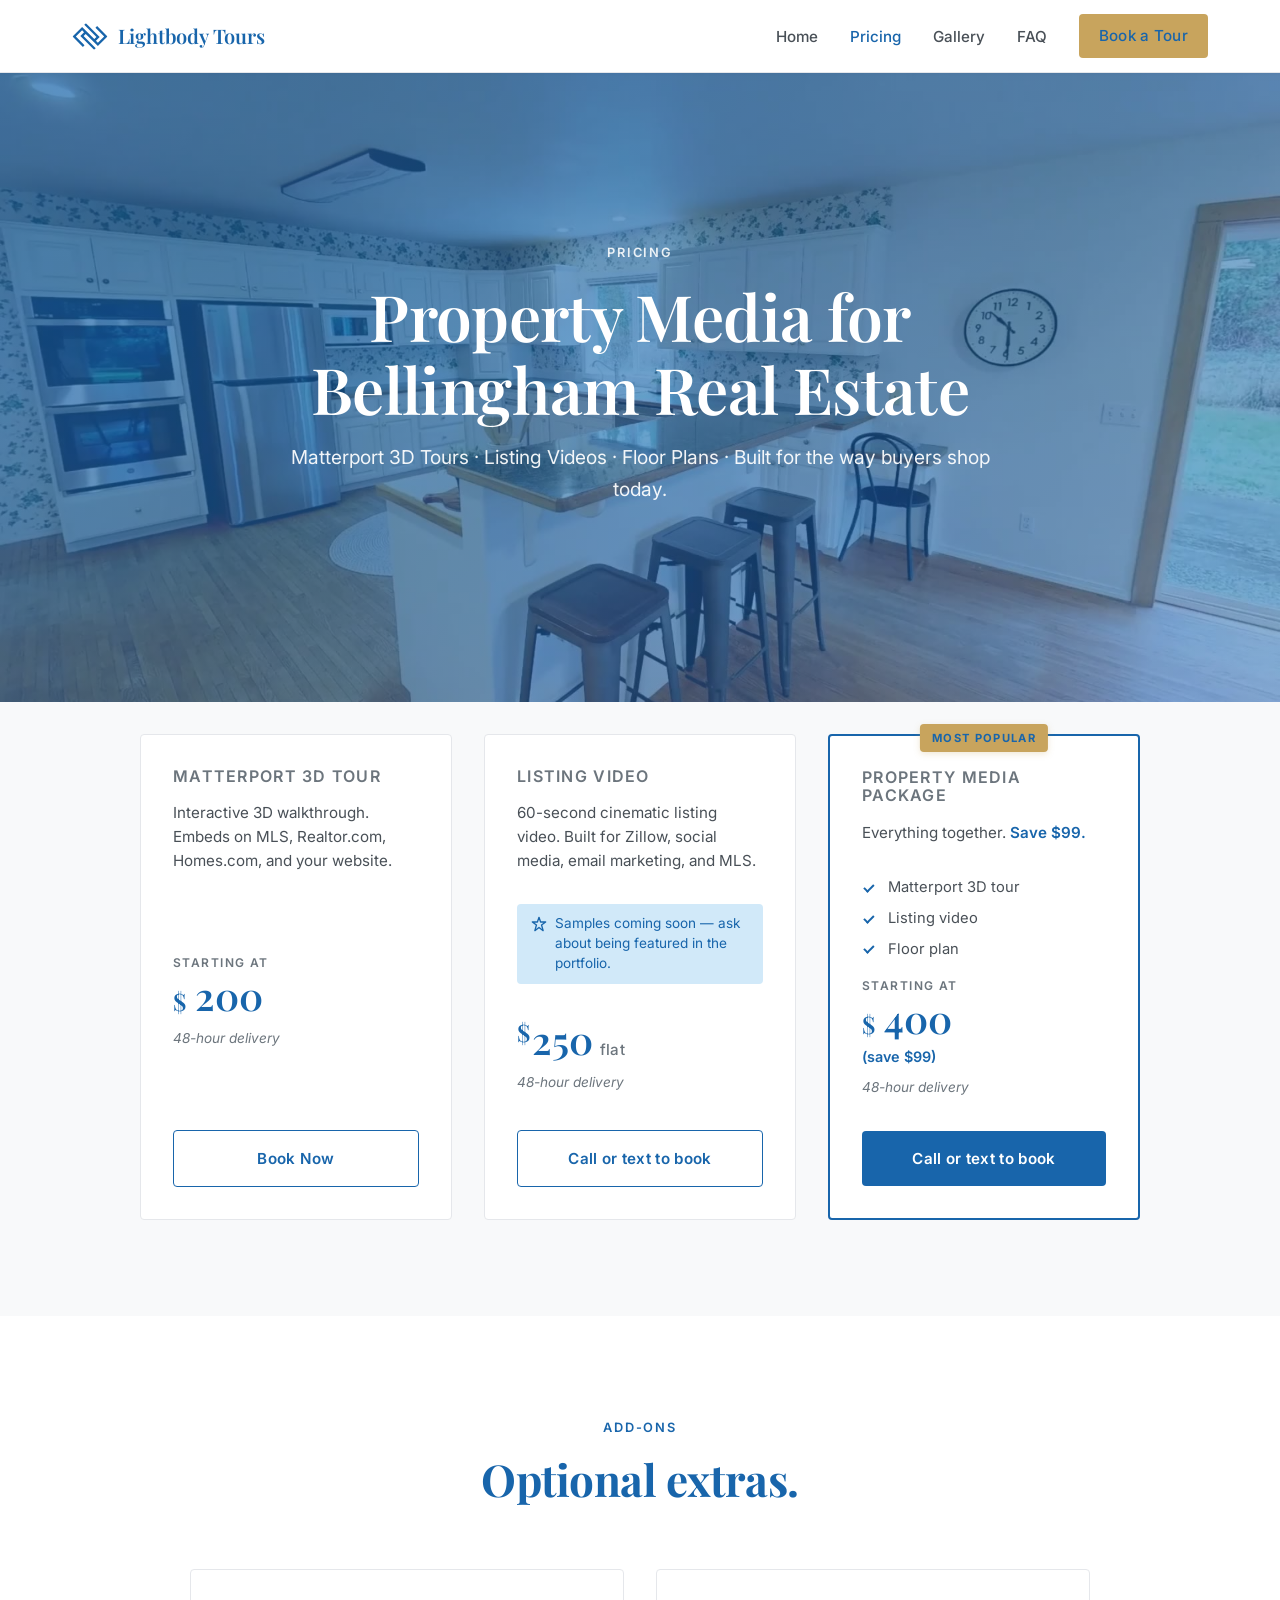
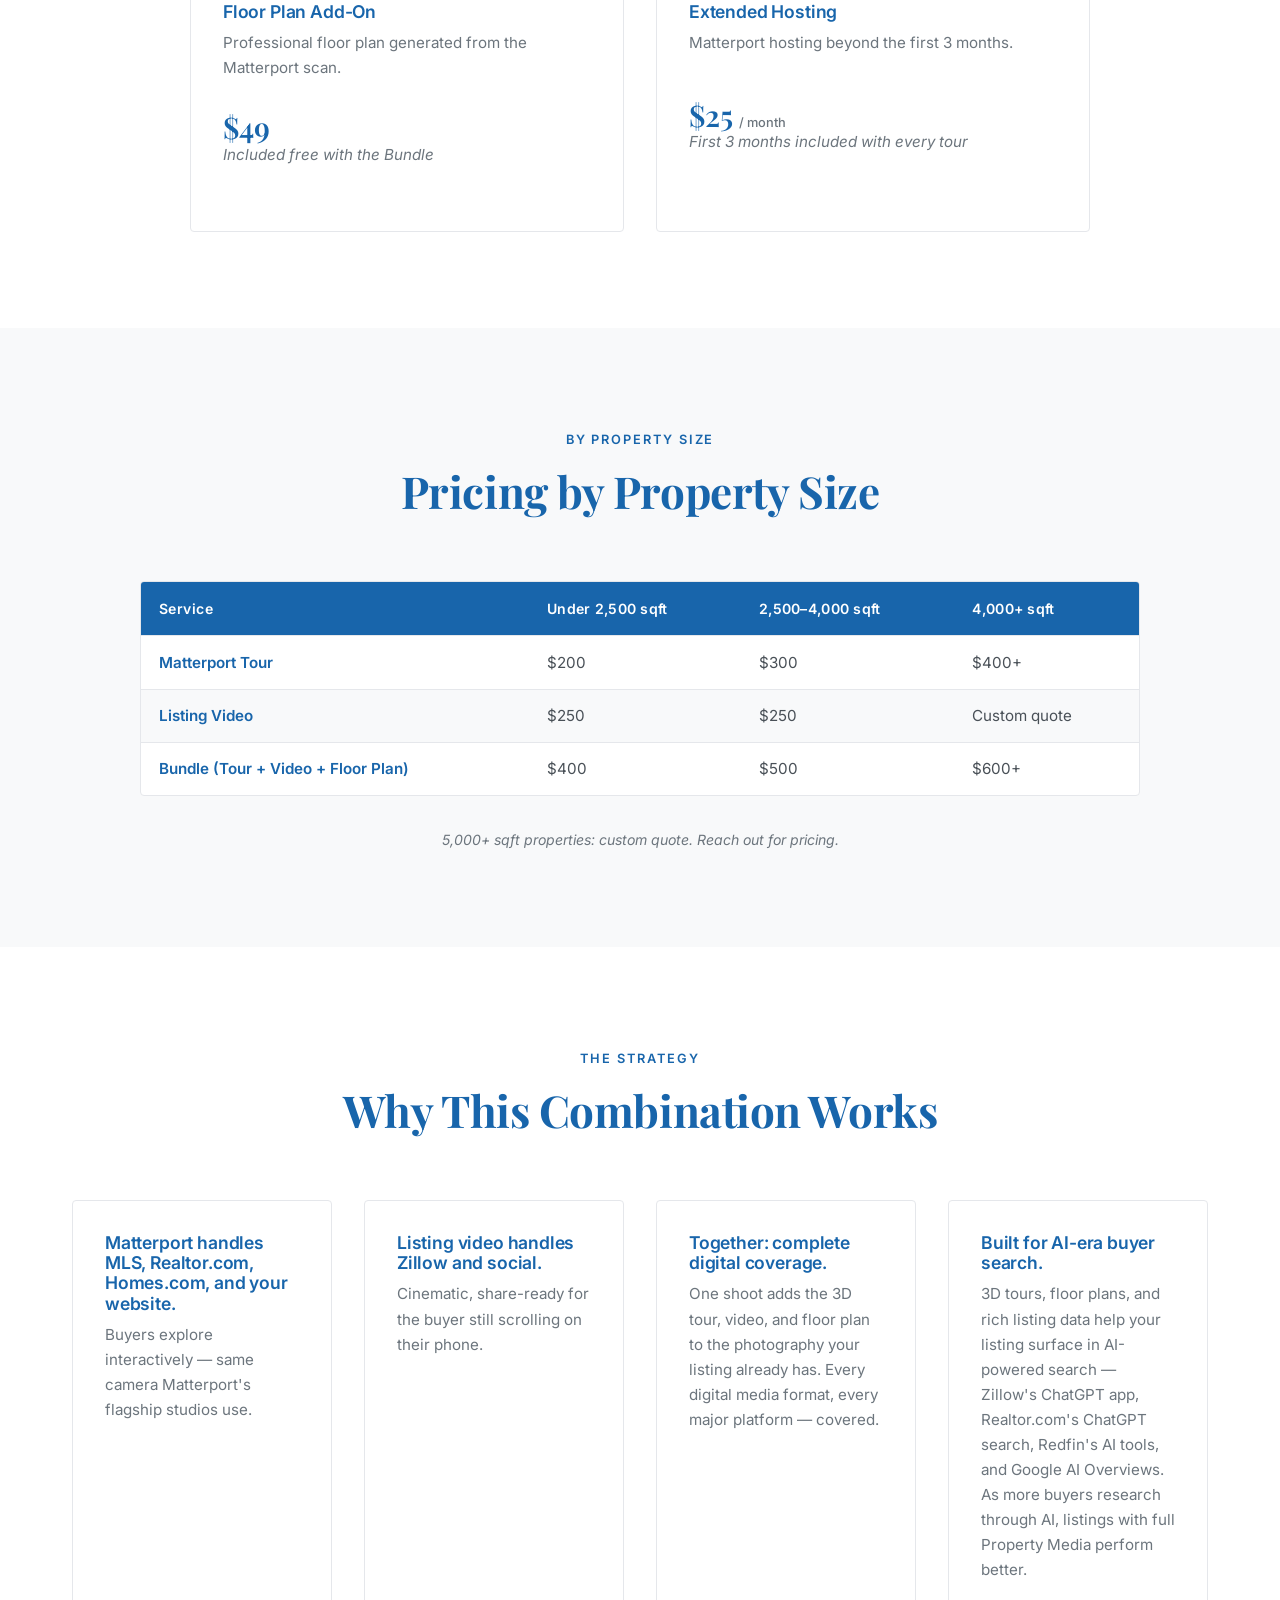
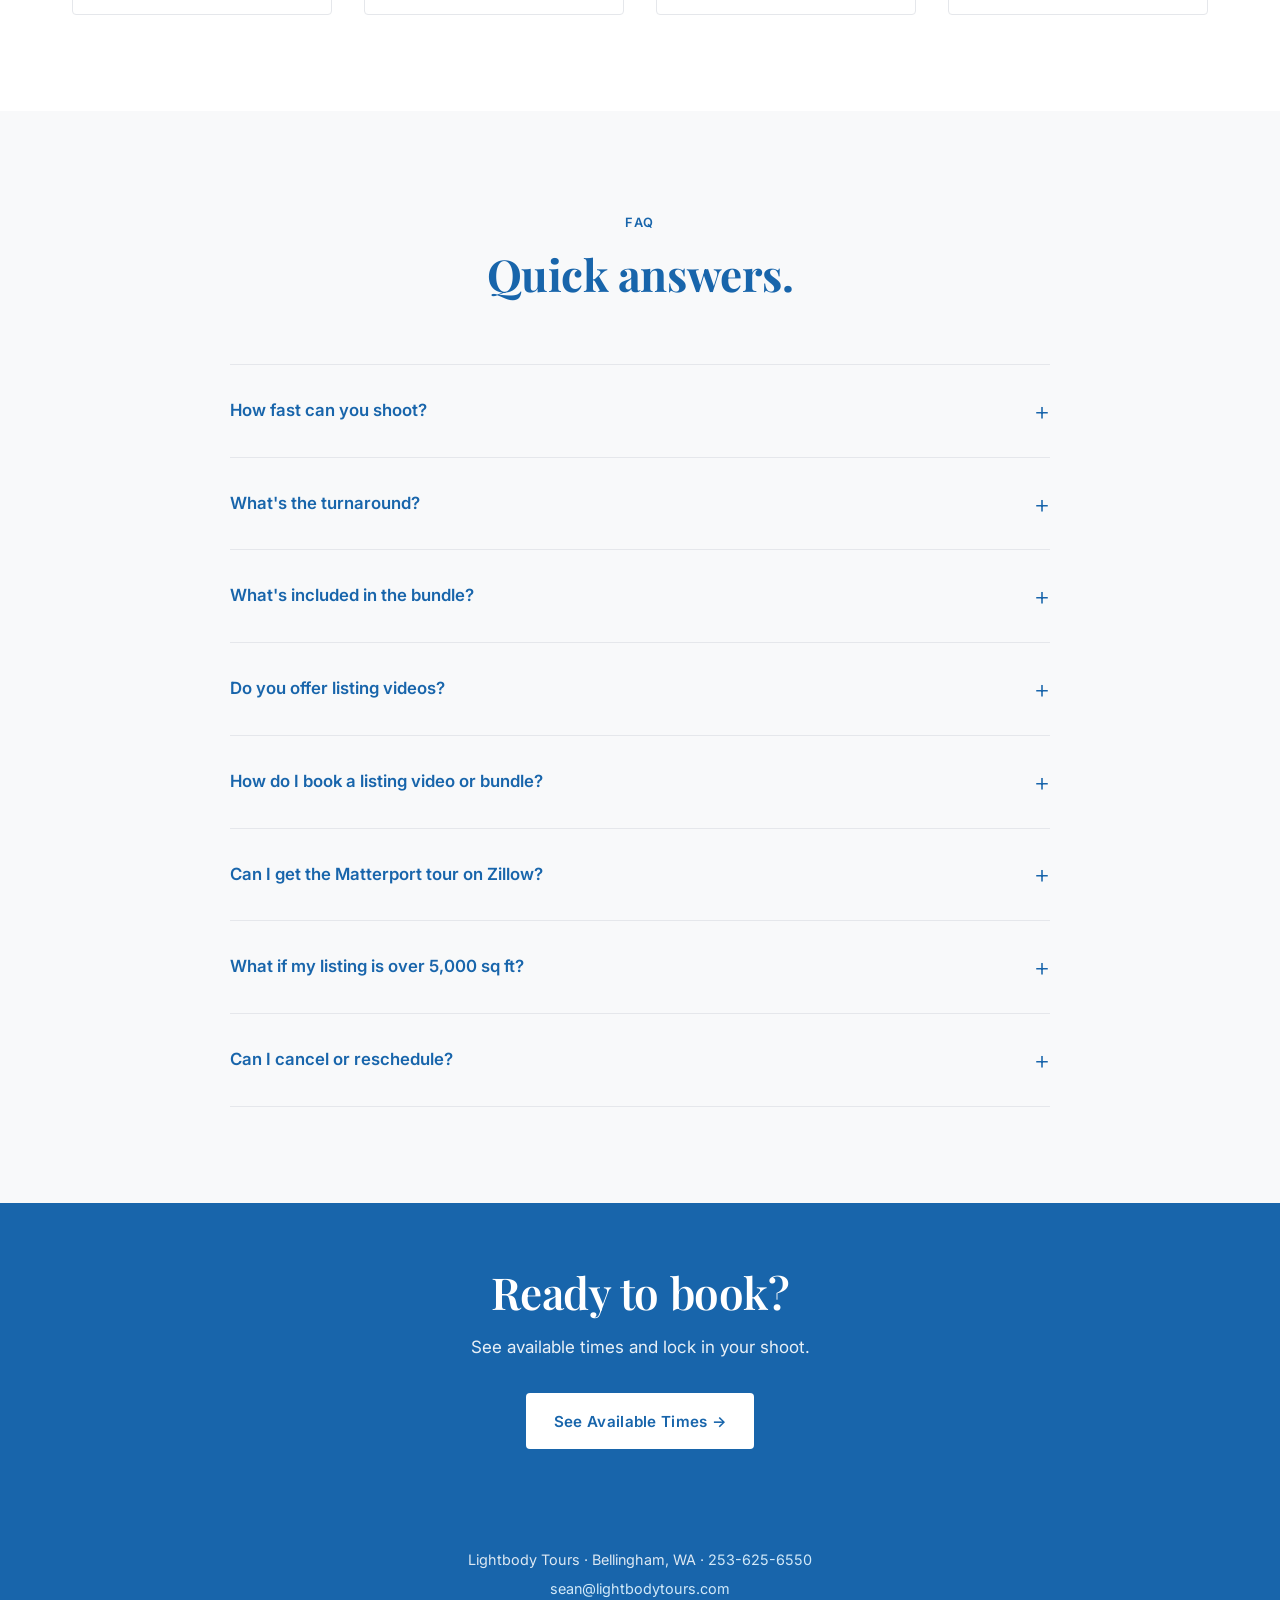
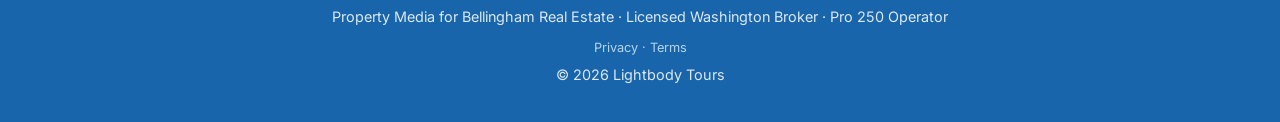
<file: pricing.html>
<!DOCTYPE html>
<html lang="en">
<head>
  <meta charset="UTF-8" />
  <meta name="viewport" content="width=device-width, initial-scale=1.0, viewport-fit=cover" />
  <title>Pricing · Property Media for Bellingham Real Estate</title>
  <meta name="description" content="Matterport 3D tours from $200, listing videos $250, Property Media Package from $400 (save $99). 48-hour delivery for Bellingham brokers." />
  <meta name="theme-color" content="#1865AB" />
  <link rel="canonical" href="https://lightbodytours.com/pricing" />
  <link rel="icon" type="image/svg+xml" href="/favicon.svg" />

  <meta property="og:type" content="website" />
  <meta property="og:url" content="https://lightbodytours.com/pricing" />
  <meta property="og:title" content="Pricing · Property Media for Bellingham Real Estate" />
  <meta property="og:description" content="Matterport 3D tours from $200, listing videos $250, Property Media Package from $400 (save $99). 48-hour delivery for Bellingham brokers." />
  <meta property="og:image" content="https://lightbodytours.com/images/tour-scarlett.jpg" />
  <meta property="og:locale" content="en_US" />
  <meta property="og:site_name" content="Lightbody Tours" />
  <meta name="twitter:card" content="summary_large_image" />
  <meta name="twitter:title" content="Pricing · Lightbody Tours" />
  <meta name="twitter:description" content="Property Media pricing for Bellingham brokers — tours, videos, bundles from $400." />
  <meta name="twitter:image" content="https://lightbodytours.com/images/tour-scarlett.jpg" />

  <!-- LocalBusiness schema -->
  <script type="application/ld+json">
  {
    "@context": "https://schema.org",
    "@type": "LocalBusiness",
    "name": "Lightbody Tours",
    "image": "https://lightbodytours.com/images/tour-scarlett.jpg",
    "description": "Property Media for Bellingham real estate brokers — Matterport 3D tours, listing videos, floor plans. 48-hour delivery.",
    "url": "https://lightbodytours.com",
    "telephone": "+12536256550",
    "email": "sean@lightbodytours.com",
    "address": {
      "@type": "PostalAddress",
      "addressLocality": "Bellingham",
      "addressRegion": "WA",
      "addressCountry": "US"
    },
    "areaServed": [
      {"@type": "City", "name": "Bellingham"},
      {"@type": "AdministrativeArea", "name": "Whatcom County"}
    ],
    "priceRange": "$$",
    "openingHoursSpecification": {
      "@type": "OpeningHoursSpecification",
      "dayOfWeek": ["Monday", "Tuesday", "Wednesday", "Thursday", "Friday"],
      "opens": "09:00",
      "closes": "18:00"
    }
  }
  </script>

  <!-- Service: Matterport 3D Tour -->
  <script type="application/ld+json">
  {
    "@context": "https://schema.org",
    "@type": "Service",
    "name": "Matterport 3D Tour",
    "description": "Professional Matterport 3D virtual tour shot on the Pro 250 camera. Delivered in 48 hours. Compatible with MLS, Realtor.com, Homes.com, and your website.",
    "provider": {
      "@type": "LocalBusiness",
      "name": "Lightbody Tours"
    },
    "areaServed": {
      "@type": "City",
      "name": "Bellingham"
    },
    "offers": {
      "@type": "Offer",
      "price": "200",
      "priceCurrency": "USD",
      "priceSpecification": {
        "@type": "PriceSpecification",
        "minPrice": "200",
        "priceCurrency": "USD"
      }
    }
  }
  </script>

  <!-- Service: Listing Video -->
  <script type="application/ld+json">
  {
    "@context": "https://schema.org",
    "@type": "Service",
    "name": "Listing Video",
    "description": "Cinematic listing video edited for Zillow, social media, and broker portfolios. 48-hour delivery. Both 16:9 and 9:16 formats included.",
    "provider": {
      "@type": "LocalBusiness",
      "name": "Lightbody Tours"
    },
    "areaServed": {
      "@type": "City",
      "name": "Bellingham"
    },
    "offers": {
      "@type": "Offer",
      "price": "250",
      "priceCurrency": "USD"
    }
  }
  </script>

  <!-- Service: Property Media Package -->
  <script type="application/ld+json">
  {
    "@context": "https://schema.org",
    "@type": "Service",
    "name": "Property Media Package",
    "description": "Complete Property Media bundle: Matterport 3D tour, listing video, and floor plan from one shoot. Saves $99 vs purchasing services separately. 48-hour delivery.",
    "provider": {
      "@type": "LocalBusiness",
      "name": "Lightbody Tours"
    },
    "areaServed": {
      "@type": "City",
      "name": "Bellingham"
    },
    "offers": {
      "@type": "Offer",
      "price": "400",
      "priceCurrency": "USD",
      "priceSpecification": {
        "@type": "PriceSpecification",
        "minPrice": "400",
        "priceCurrency": "USD"
      }
    }
  }
  </script>

  <link rel="preconnect" href="https://fonts.googleapis.com" />
  <link rel="preconnect" href="https://fonts.gstatic.com" crossorigin />
  <link href="https://fonts.googleapis.com/css2?family=Inter:wght@400;500;600;700&family=Playfair+Display:wght@500;600;700&display=swap" rel="stylesheet" />
  <link rel="stylesheet" href="app.css?v=10" />
</head>
<body>
  <a href="#main" class="skip-link">Skip to content</a>

  <!-- Header -->
  <header class="site-header">
    <div class="container">
      <nav class="nav" aria-label="Primary">
        <a href="/" class="nav-logo" aria-label="Lightbody Tours home">
          <span class="logo-mark" aria-hidden="true"></span>
          <span class="logo-text">Lightbody Tours</span>
        </a>
        <button class="nav-toggle" aria-label="Toggle navigation" aria-expanded="false" aria-controls="primary-nav">
          <span></span>
        </button>
        <ul class="nav-links" id="primary-nav">
          <li><a href="/">Home</a></li>
          <li><a href="/pricing" class="active">Pricing</a></li>
          <li><a href="/gallery">Gallery</a></li>
          <li><a href="/faq">FAQ</a></li>
          <li><a href="/booking" class="btn btn-primary">Book a Tour</a></li>
        </ul>
      </nav>
    </div>
  </header>

  <main id="main">

    <!-- Hero (single-video background) -->
    <section class="hero-video-section"
             style="--poster: url('images/videos/pan-scarlett-kitchen-2.jpg');">
      <video class="hero-video-bg active" autoplay muted loop playsinline preload="metadata"
             poster="images/videos/pan-scarlett-kitchen-2.jpg">
        <source src="images/videos/pan-scarlett-kitchen-2.mp4" type="video/mp4">
      </video>
      <div class="hero-overlay"></div>
      <div class="hero-content">
        <span class="eyebrow">Pricing</span>
        <h1>Property Media for Bellingham Real Estate</h1>
        <p class="lede">Matterport 3D Tours · Listing Videos · Floor Plans · Built for the way buyers shop today.</p>
      </div>
    </section>

    <!-- Three Main Service Cards -->
    <section class="bg-soft" style="padding-top: var(--space-md);">
      <div class="container">
        <div class="pricing-grid">

          <!-- Card 1: Matterport 3D Tour -->
          <article class="price-card service-card">
            <h3>Matterport 3D Tour</h3>
            <p class="service-description">Interactive 3D walkthrough. Embeds on MLS, Realtor.com, Homes.com, and your website.</p>
            <div class="service-price">
              <span class="service-price-prefix">Starting at</span>
              <div class="price-amount"><span class="currency">$</span>200</div>
            </div>
            <p class="service-tagline">48-hour delivery</p>
            <a href="/booking" class="btn btn-secondary">Book Now</a>
          </article>

          <!-- Card 2: Listing Video -->
          <article class="price-card service-card">
            <h3>Listing Video</h3>
            <p class="service-description">60-second cinematic listing video. Built for Zillow, social media, email marketing, and MLS.</p>
            <div class="service-note" role="note">
              <svg viewBox="0 0 24 24" fill="none" stroke="currentColor" stroke-width="2" stroke-linecap="round" stroke-linejoin="round" aria-hidden="true">
                <path d="M12 2l2.39 6.95H22l-6.18 4.49L18.21 22 12 17.27 5.79 22l2.39-8.56L2 8.95h7.61L12 2z"/>
              </svg>
              <span>Samples coming soon — ask about being featured in the portfolio.</span>
            </div>
            <div class="service-price">
              <div class="price-amount">
                <span><span class="currency">$</span>250</span>
                <span class="price-flat">flat</span>
              </div>
            </div>
            <p class="service-tagline">48-hour delivery</p>
            <a href="tel:+12536256550" class="btn btn-secondary">Call or text to book</a>
          </article>

          <!-- Card 3: Bundle (Most Popular) -->
          <article class="price-card service-card featured">
            <h3>Property Media Package</h3>
            <p class="service-description">Everything together. <strong>Save $99.</strong></p>
            <ul class="tier-features">
              <li>Matterport 3D tour</li>
              <li>Listing video</li>
              <li>Floor plan</li>
            </ul>
            <div class="service-price">
              <span class="service-price-prefix">Starting at</span>
              <div class="price-amount"><span class="currency">$</span>400</div>
              <span class="service-savings">(save $99)</span>
            </div>
            <p class="service-tagline">48-hour delivery</p>
            <a href="tel:+12536256550" class="btn btn-primary">Call or text to book</a>
          </article>

        </div>
      </div>
    </section>

    <!-- Add-ons -->
    <section>
      <div class="container">
        <div class="section-head">
          <span class="eyebrow">Add-ons</span>
          <h2>Optional extras.</h2>
        </div>

        <div class="addons-grid">
          <article class="addon-card">
            <h3>Floor Plan Add-On</h3>
            <p>Professional floor plan generated from the Matterport scan.</p>
            <div class="addon-price">$49</div>
            <p class="addon-note">Included free with the Bundle</p>
          </article>

          <article class="addon-card">
            <h3>Extended Hosting</h3>
            <p>Matterport hosting beyond the first 3 months.</p>
            <div class="addon-price">$25 <small>/ month</small></div>
            <p class="addon-note">First 3 months included with every tour</p>
          </article>
        </div>
      </div>
    </section>

    <!-- Pricing Detail Table -->
    <section class="bg-soft">
      <div class="container">
        <div class="section-head">
          <span class="eyebrow">By Property Size</span>
          <h2>Pricing by Property Size</h2>
        </div>

        <div class="pricing-table-wrapper">
          <table class="pricing-table">
            <thead>
              <tr>
                <th scope="col">Service</th>
                <th scope="col">Under 2,500 sqft</th>
                <th scope="col">2,500–4,000 sqft</th>
                <th scope="col">4,000+ sqft</th>
              </tr>
            </thead>
            <tbody>
              <tr>
                <td>Matterport Tour</td>
                <td>$200</td>
                <td>$300</td>
                <td>$400+</td>
              </tr>
              <tr>
                <td>Listing Video</td>
                <td>$250</td>
                <td>$250</td>
                <td>Custom quote</td>
              </tr>
              <tr>
                <td>Bundle (Tour + Video + Floor Plan)</td>
                <td>$400</td>
                <td>$500</td>
                <td>$600+</td>
              </tr>
            </tbody>
          </table>
        </div>
        <p class="pricing-table-note">5,000+ sqft properties: custom quote. Reach out for pricing.</p>
      </div>
    </section>

    <!-- Why This Combination -->
    <section>
      <div class="container">
        <div class="section-head">
          <span class="eyebrow">The Strategy</span>
          <h2>Why This Combination Works</h2>
        </div>

        <div class="feature-grid">
          <article class="feature">
            <h3>Matterport handles MLS, Realtor.com, Homes.com, and your website.</h3>
            <p>Buyers explore interactively — same camera Matterport's flagship studios use.</p>
          </article>
          <article class="feature">
            <h3>Listing video handles Zillow and social.</h3>
            <p>Cinematic, share-ready for the buyer still scrolling on their phone.</p>
          </article>
          <article class="feature">
            <h3>Together: complete digital coverage.</h3>
            <p>One shoot adds the 3D tour, video, and floor plan to the photography your listing already has. Every digital media format, every major platform — covered.</p>
          </article>
          <article class="feature">
            <h3>Built for AI-era buyer search.</h3>
            <p>3D tours, floor plans, and rich listing data help your listing surface in AI-powered search — Zillow's ChatGPT app, Realtor.com's ChatGPT search, Redfin's AI tools, and Google AI Overviews. As more buyers research through AI, listings with full Property Media perform better.</p>
          </article>
        </div>
      </div>
    </section>

    <!-- FAQ -->
    <section class="bg-soft">
      <div class="container">
        <div class="section-head">
          <span class="eyebrow">FAQ</span>
          <h2>Quick answers.</h2>
        </div>

        <div class="faq-list">
          <details class="faq-item">
            <summary>How fast can you shoot?</summary>
            <p class="faq-answer">Most listings shot within 48 hours of booking. Same-day shoots often possible if I'm in your area — call to check.</p>
          </details>

          <details class="faq-item">
            <summary>What's the turnaround?</summary>
            <p class="faq-answer">48 hours from shoot to delivery, often next business day. Same-day available if you need it.</p>
          </details>

          <details class="faq-item">
            <summary>What's included in the bundle?</summary>
            <p class="faq-answer">Matterport tour, listing video, and floor plan. Saves $99 vs. buying separately.</p>
          </details>

          <details class="faq-item">
            <summary>Do you offer listing videos?</summary>
            <p class="faq-answer">Yes, just launched. Currently building the portfolio — ask about being a featured listing.</p>
          </details>

          <details class="faq-item">
            <summary>How do I book a listing video or bundle?</summary>
            <p class="faq-answer">Call or text <a href="tel:+12536256550">253-625-6550</a>. Online self-scheduling is for Matterport tours only right now — videos and bundles I'm booking personally while building the portfolio.</p>
          </details>

          <details class="faq-item">
            <summary>Can I get the Matterport tour on Zillow?</summary>
            <p class="faq-answer">Right now Zillow has a dispute with Matterport's parent company, so the tours aren't displaying there. They're on MLS, Realtor.com, Homes.com, and your own site. For Zillow, the listing video covers it — which is why most brokers go with the bundle.</p>
          </details>

          <details class="faq-item">
            <summary>What if my listing is over 5,000 sq ft?</summary>
            <p class="faq-answer">Call or text me at <a href="tel:+12536256550">253-625-6550</a> with the address — I'll quote it the same day. Larger estates typically run $0.10/sq ft.</p>
          </details>

          <details class="faq-item">
            <summary>Can I cancel or reschedule?</summary>
            <p class="faq-answer">Free reschedule anytime — real estate moves fast. Just let me know as soon as you can and we'll find a new time.</p>
          </details>
        </div>
      </div>
    </section>

    <!-- Final CTA -->
    <section class="cta-strip">
      <div class="container">
        <h2>Ready to book?</h2>
        <p>See available times and lock in your shoot.</p>
        <a href="/booking" class="btn btn-primary">See Available Times &rarr;</a>
      </div>
    </section>

  </main>

  <!-- Footer -->
  <footer class="site-footer">
    <div class="container">
      <p class="footer-line">Lightbody Tours · Bellingham, WA · <a href="tel:2536256550">253-625-6550</a></p>
      <p class="footer-line"><a href="mailto:sean@lightbodytours.com">sean@lightbodytours.com</a></p>
      <p class="footer-line">Property Media for Bellingham Real Estate · Licensed Washington Broker · Pro 250 Operator</p>
      <p class="footer-line" style="font-size: 0.8rem; opacity: 0.85; margin-top: 0.4rem;"><a href="/privacy">Privacy</a> · <a href="/terms">Terms</a></p>
      <p class="footer-line">&copy; 2026 Lightbody Tours</p>
    </div>
  </footer>

  <script src="script.js"></script>
</body>
</html>
</file>
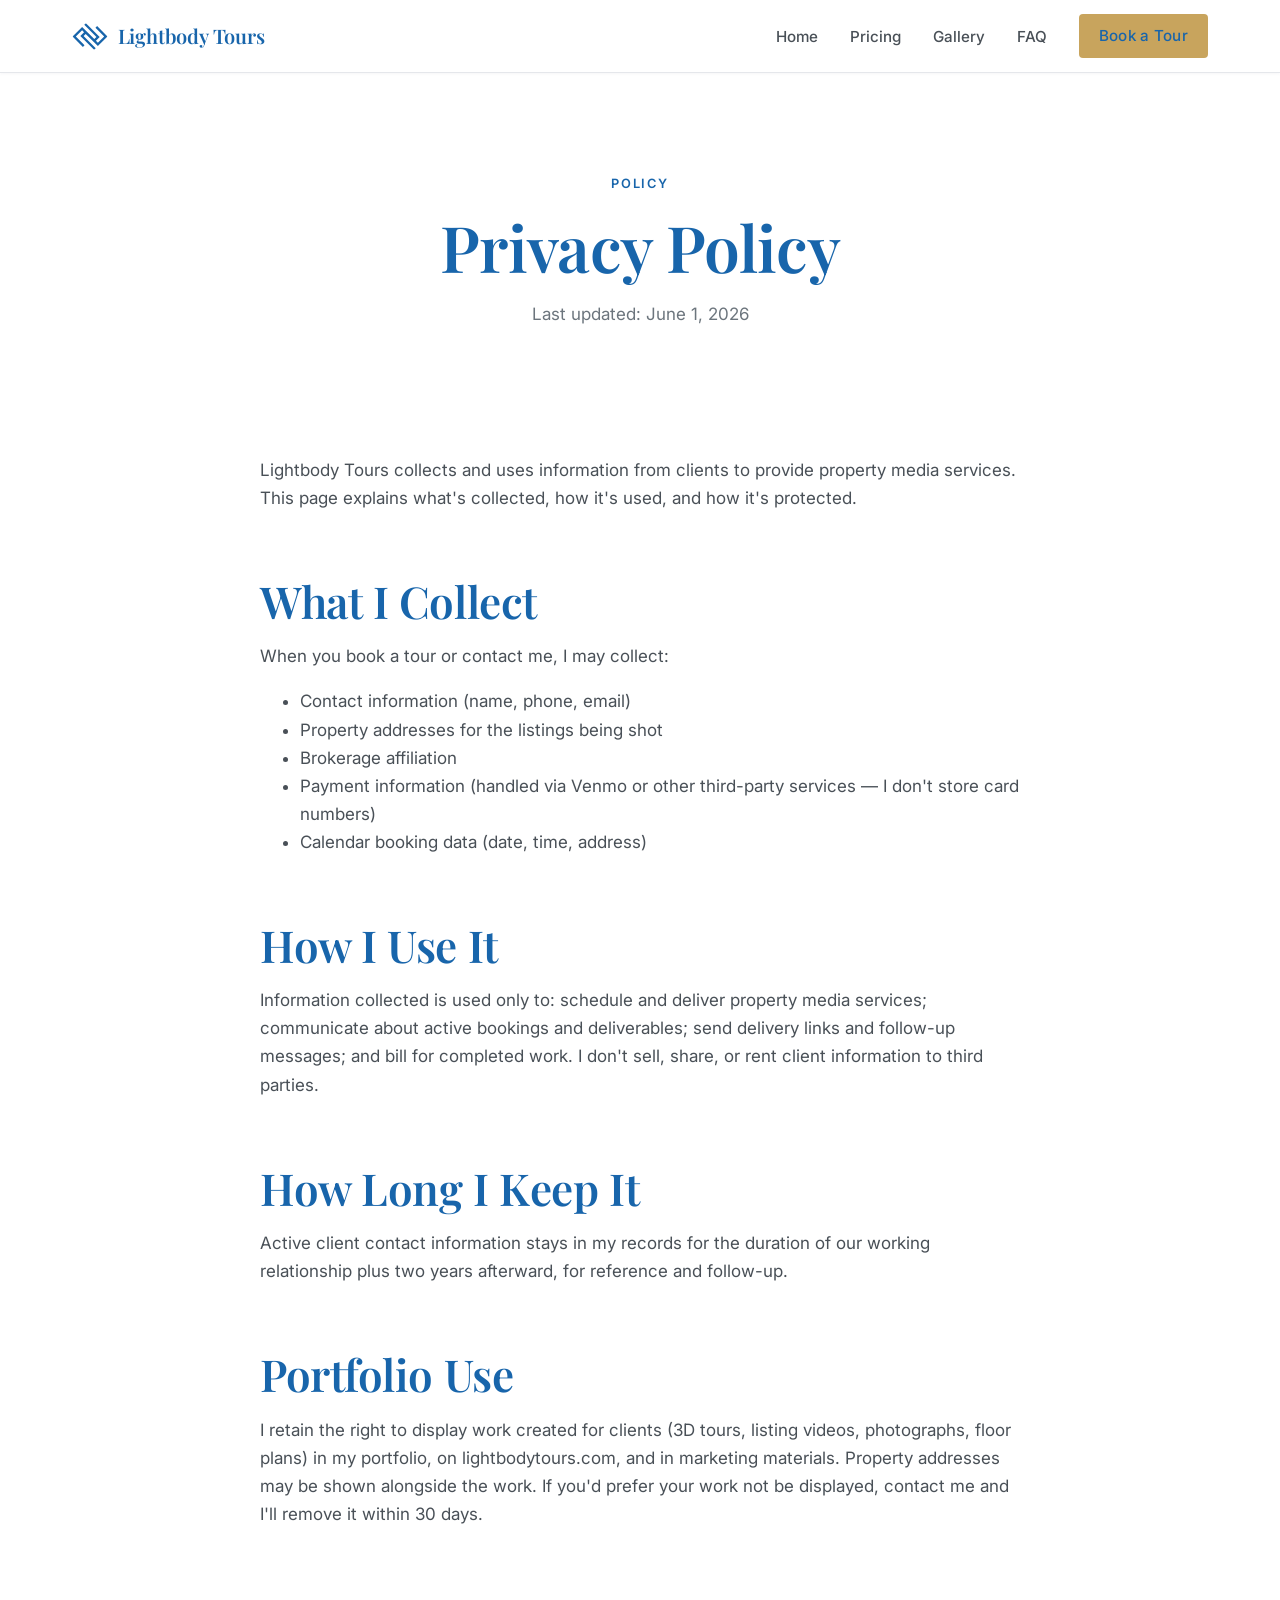
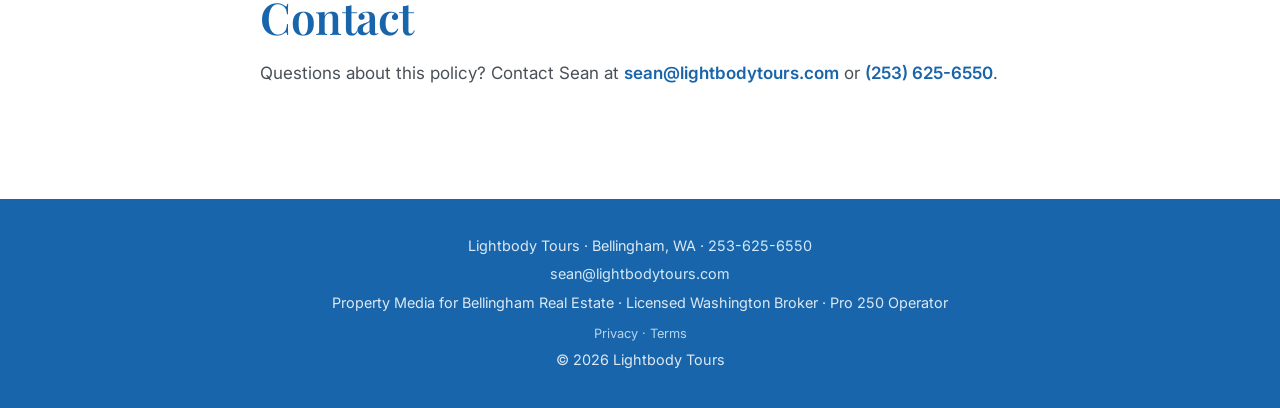
<file: privacy.html>
<!DOCTYPE html>
<html lang="en">
<head>
  <meta charset="UTF-8" />
  <meta name="viewport" content="width=device-width, initial-scale=1.0, viewport-fit=cover" />
  <title>Privacy Policy · Lightbody Tours</title>
  <meta name="description" content="Privacy policy for Lightbody Tours, Property Media services for Bellingham real estate brokers." />
  <meta name="theme-color" content="#1865AB" />
  <link rel="canonical" href="https://lightbodytours.com/privacy" />
  <link rel="icon" type="image/svg+xml" href="/favicon.svg" />

  <meta property="og:type" content="website" />
  <meta property="og:url" content="https://lightbodytours.com/privacy" />
  <meta property="og:title" content="Privacy Policy · Lightbody Tours" />
  <meta property="og:description" content="Privacy policy for Lightbody Tours, Property Media services for Bellingham real estate brokers." />
  <meta property="og:image" content="https://lightbodytours.com/images/tour-scarlett.jpg" />
  <meta property="og:locale" content="en_US" />
  <meta property="og:site_name" content="Lightbody Tours" />
  <meta name="twitter:card" content="summary_large_image" />
  <meta name="twitter:title" content="Privacy Policy · Lightbody Tours" />
  <meta name="twitter:description" content="Privacy policy for Lightbody Tours, Property Media services for Bellingham real estate brokers." />
  <meta name="twitter:image" content="https://lightbodytours.com/images/tour-scarlett.jpg" />

  <!-- LocalBusiness schema -->
  <script type="application/ld+json">
  {
    "@context": "https://schema.org",
    "@type": "LocalBusiness",
    "name": "Lightbody Tours",
    "image": "https://lightbodytours.com/images/tour-scarlett.jpg",
    "description": "Property Media for Bellingham real estate brokers — Matterport 3D tours, listing videos, floor plans. 48-hour delivery.",
    "url": "https://lightbodytours.com",
    "telephone": "+12536256550",
    "email": "sean@lightbodytours.com",
    "address": {
      "@type": "PostalAddress",
      "addressLocality": "Bellingham",
      "addressRegion": "WA",
      "addressCountry": "US"
    },
    "areaServed": [
      {"@type": "City", "name": "Bellingham"},
      {"@type": "AdministrativeArea", "name": "Whatcom County"}
    ],
    "priceRange": "$$",
    "openingHoursSpecification": {
      "@type": "OpeningHoursSpecification",
      "dayOfWeek": ["Monday", "Tuesday", "Wednesday", "Thursday", "Friday"],
      "opens": "09:00",
      "closes": "18:00"
    }
  }
  </script>

  <link rel="preconnect" href="https://fonts.googleapis.com" />
  <link rel="preconnect" href="https://fonts.gstatic.com" crossorigin />
  <link href="https://fonts.googleapis.com/css2?family=Inter:wght@400;500;600;700&family=Playfair+Display:wght@500;600;700&display=swap" rel="stylesheet" />
  <link rel="stylesheet" href="/app.css?v=10" />
</head>
<body>
  <a href="#main" class="skip-link">Skip to content</a>

  <!-- Header -->
  <header class="site-header">
    <div class="container">
      <nav class="nav" aria-label="Primary">
        <a href="/" class="nav-logo" aria-label="Lightbody Tours home">
          <span class="logo-mark" aria-hidden="true"></span>
          <span class="logo-text">Lightbody Tours</span>
        </a>
        <button class="nav-toggle" aria-label="Toggle navigation" aria-expanded="false" aria-controls="primary-nav">
          <span></span>
        </button>
        <ul class="nav-links" id="primary-nav">
          <li><a href="/">Home</a></li>
          <li><a href="/pricing">Pricing</a></li>
          <li><a href="/gallery">Gallery</a></li>
          <li><a href="/faq">FAQ</a></li>
          <li><a href="/booking" class="btn btn-primary">Book a Tour</a></li>
        </ul>
      </nav>
    </div>
  </header>

  <main id="main">

    <!-- Hero -->
    <section style="padding-bottom: var(--space-md);">
      <div class="container">
        <div class="section-head">
          <span class="eyebrow">Policy</span>
          <h1>Privacy Policy</h1>
          <p>Last updated: June 1, 2026</p>
        </div>
      </div>
    </section>

    <!-- Body -->
    <section style="padding-top: var(--space-md);">
      <div class="container">
        <div style="max-width: 760px; margin: 0 auto;">

          <p>Lightbody Tours collects and uses information from clients to provide property media services. This page explains what's collected, how it's used, and how it's protected.</p>

          <h2 style="margin-top: var(--space-lg);">What I Collect</h2>
          <p>When you book a tour or contact me, I may collect:</p>
          <ul>
            <li>Contact information (name, phone, email)</li>
            <li>Property addresses for the listings being shot</li>
            <li>Brokerage affiliation</li>
            <li>Payment information (handled via Venmo or other third-party services — I don't store card numbers)</li>
            <li>Calendar booking data (date, time, address)</li>
          </ul>

          <h2 style="margin-top: var(--space-lg);">How I Use It</h2>
          <p>Information collected is used only to: schedule and deliver property media services; communicate about active bookings and deliverables; send delivery links and follow-up messages; and bill for completed work. I don't sell, share, or rent client information to third parties.</p>

          <h2 style="margin-top: var(--space-lg);">How Long I Keep It</h2>
          <p>Active client contact information stays in my records for the duration of our working relationship plus two years afterward, for reference and follow-up.</p>

          <h2 style="margin-top: var(--space-lg);">Portfolio Use</h2>
          <p>I retain the right to display work created for clients (3D tours, listing videos, photographs, floor plans) in my portfolio, on lightbodytours.com, and in marketing materials. Property addresses may be shown alongside the work. If you'd prefer your work not be displayed, contact me and I'll remove it within 30 days.</p>

          <h2 style="margin-top: var(--space-lg);">Contact</h2>
          <p>Questions about this policy? Contact Sean at <a href="mailto:sean@lightbodytours.com" style="color: var(--brand-blue); font-weight: 600;">sean@lightbodytours.com</a> or <a href="tel:+12536256550" style="color: var(--brand-blue); font-weight: 600;">(253) 625-6550</a>.</p>

        </div>
      </div>
    </section>

  </main>

  <!-- Footer -->
  <footer class="site-footer">
    <div class="container">
      <p class="footer-line">Lightbody Tours · Bellingham, WA · <a href="tel:2536256550">253-625-6550</a></p>
      <p class="footer-line"><a href="mailto:sean@lightbodytours.com">sean@lightbodytours.com</a></p>
      <p class="footer-line">Property Media for Bellingham Real Estate · Licensed Washington Broker · Pro 250 Operator</p>
      <p class="footer-line" style="font-size: 0.8rem; opacity: 0.85; margin-top: 0.4rem;"><a href="/privacy">Privacy</a> · <a href="/terms">Terms</a></p>
      <p class="footer-line">&copy; 2026 Lightbody Tours</p>
    </div>
  </footer>

  <script src="/script.js"></script>
</body>
</html>
</file>
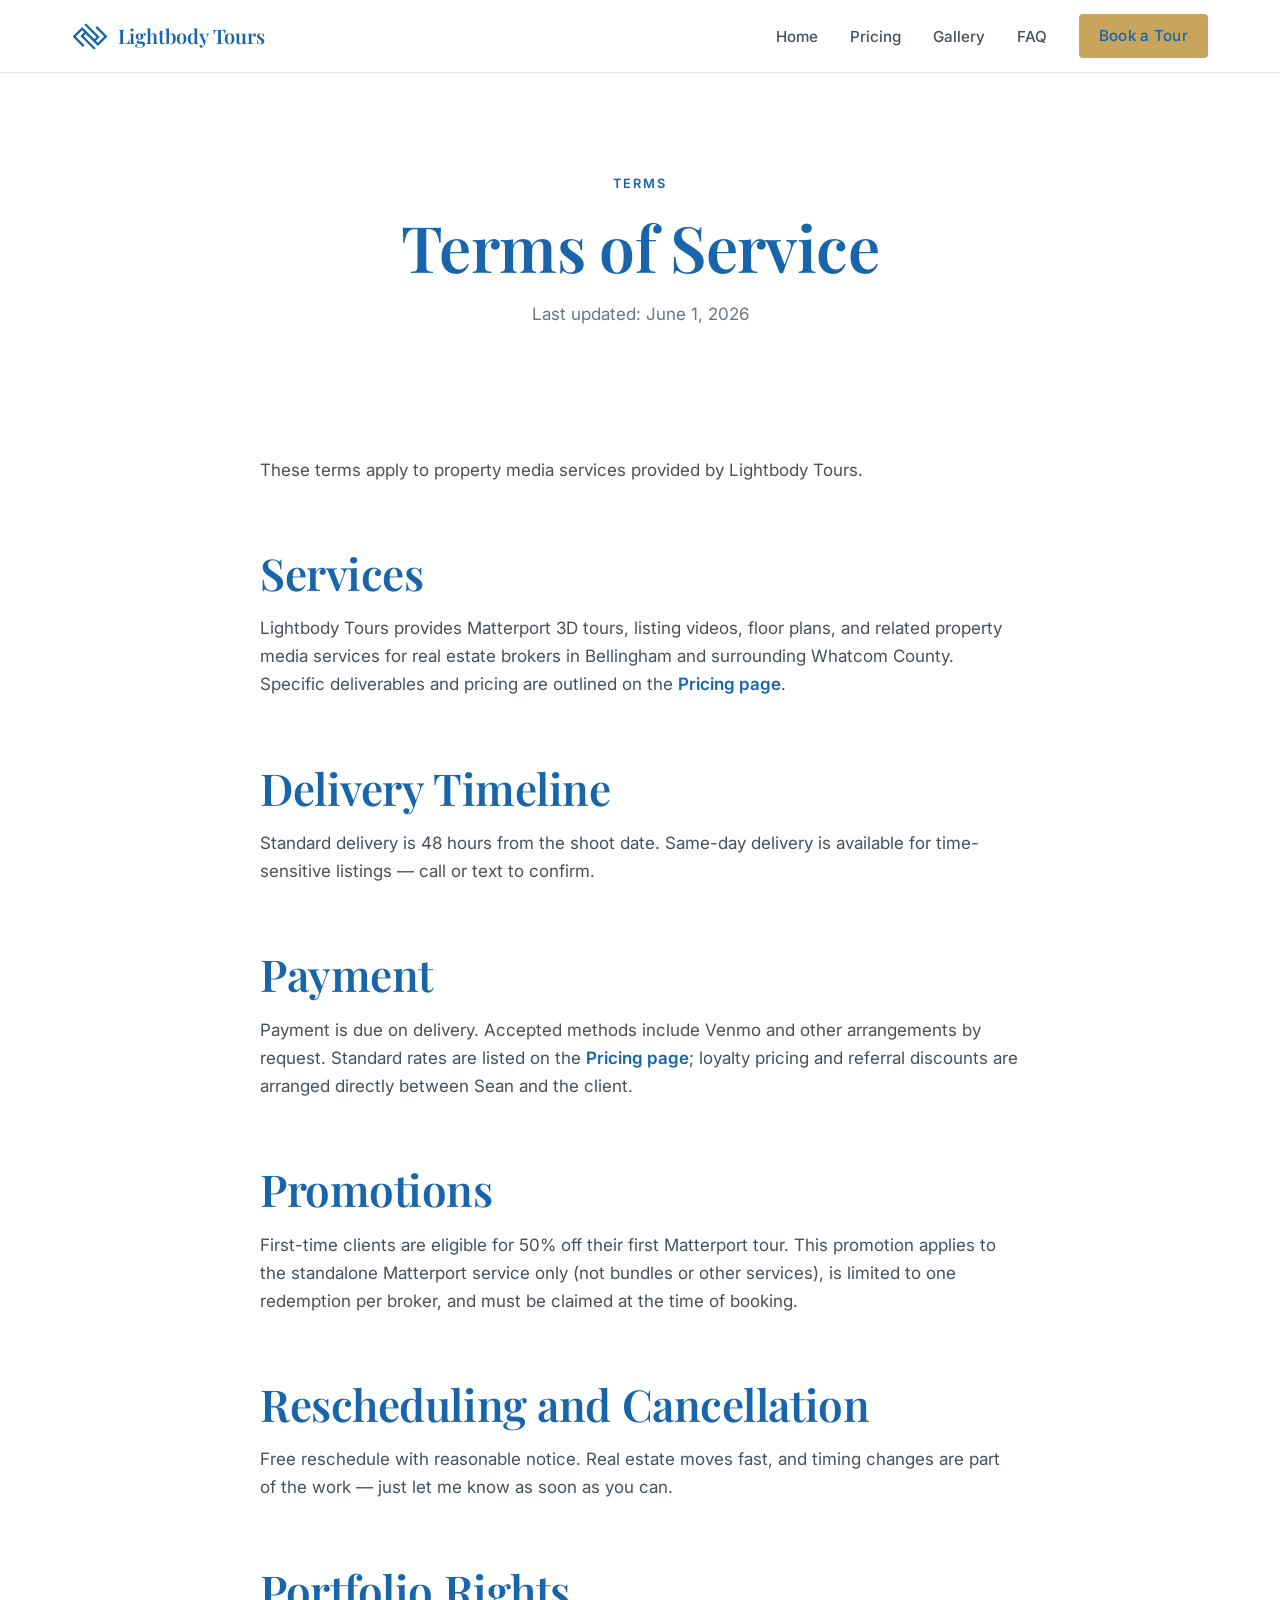
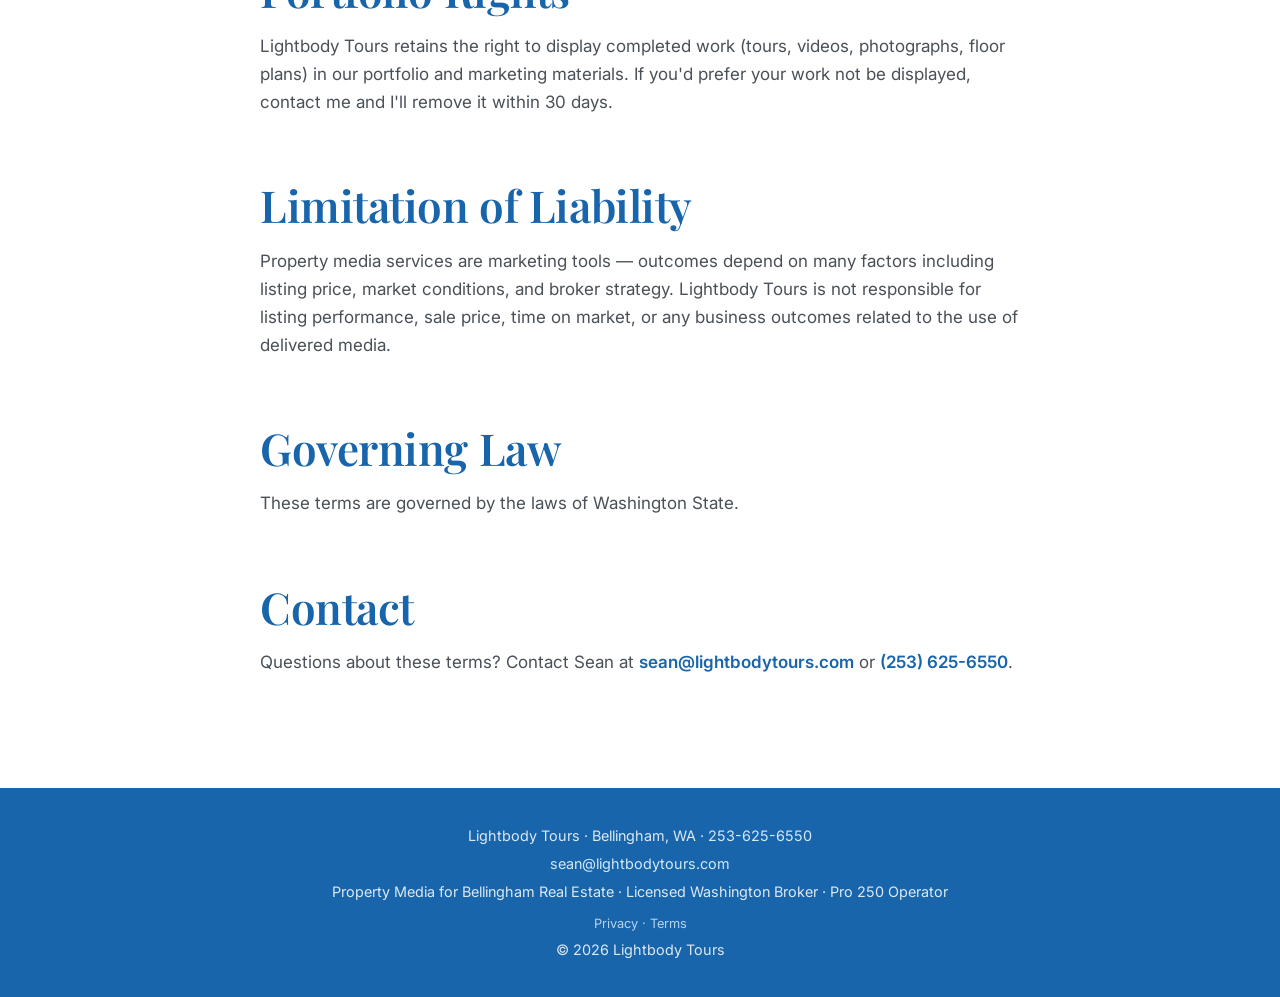
<file: terms.html>
<!DOCTYPE html>
<html lang="en">
<head>
  <meta charset="UTF-8" />
  <meta name="viewport" content="width=device-width, initial-scale=1.0, viewport-fit=cover" />
  <title>Terms of Service · Lightbody Tours</title>
  <meta name="description" content="Terms of service for Lightbody Tours, Property Media services for Bellingham real estate brokers." />
  <meta name="theme-color" content="#1865AB" />
  <link rel="canonical" href="https://lightbodytours.com/terms" />
  <link rel="icon" type="image/svg+xml" href="/favicon.svg" />

  <meta property="og:type" content="website" />
  <meta property="og:url" content="https://lightbodytours.com/terms" />
  <meta property="og:title" content="Terms of Service · Lightbody Tours" />
  <meta property="og:description" content="Terms of service for Lightbody Tours, Property Media services for Bellingham real estate brokers." />
  <meta property="og:image" content="https://lightbodytours.com/images/tour-scarlett.jpg" />
  <meta property="og:locale" content="en_US" />
  <meta property="og:site_name" content="Lightbody Tours" />
  <meta name="twitter:card" content="summary_large_image" />
  <meta name="twitter:title" content="Terms of Service · Lightbody Tours" />
  <meta name="twitter:description" content="Terms of service for Lightbody Tours, Property Media services for Bellingham real estate brokers." />
  <meta name="twitter:image" content="https://lightbodytours.com/images/tour-scarlett.jpg" />

  <!-- LocalBusiness schema -->
  <script type="application/ld+json">
  {
    "@context": "https://schema.org",
    "@type": "LocalBusiness",
    "name": "Lightbody Tours",
    "image": "https://lightbodytours.com/images/tour-scarlett.jpg",
    "description": "Property Media for Bellingham real estate brokers — Matterport 3D tours, listing videos, floor plans. 48-hour delivery.",
    "url": "https://lightbodytours.com",
    "telephone": "+12536256550",
    "email": "sean@lightbodytours.com",
    "address": {
      "@type": "PostalAddress",
      "addressLocality": "Bellingham",
      "addressRegion": "WA",
      "addressCountry": "US"
    },
    "areaServed": [
      {"@type": "City", "name": "Bellingham"},
      {"@type": "AdministrativeArea", "name": "Whatcom County"}
    ],
    "priceRange": "$$",
    "openingHoursSpecification": {
      "@type": "OpeningHoursSpecification",
      "dayOfWeek": ["Monday", "Tuesday", "Wednesday", "Thursday", "Friday"],
      "opens": "09:00",
      "closes": "18:00"
    }
  }
  </script>

  <link rel="preconnect" href="https://fonts.googleapis.com" />
  <link rel="preconnect" href="https://fonts.gstatic.com" crossorigin />
  <link href="https://fonts.googleapis.com/css2?family=Inter:wght@400;500;600;700&family=Playfair+Display:wght@500;600;700&display=swap" rel="stylesheet" />
  <link rel="stylesheet" href="/app.css?v=10" />
</head>
<body>
  <a href="#main" class="skip-link">Skip to content</a>

  <!-- Header -->
  <header class="site-header">
    <div class="container">
      <nav class="nav" aria-label="Primary">
        <a href="/" class="nav-logo" aria-label="Lightbody Tours home">
          <span class="logo-mark" aria-hidden="true"></span>
          <span class="logo-text">Lightbody Tours</span>
        </a>
        <button class="nav-toggle" aria-label="Toggle navigation" aria-expanded="false" aria-controls="primary-nav">
          <span></span>
        </button>
        <ul class="nav-links" id="primary-nav">
          <li><a href="/">Home</a></li>
          <li><a href="/pricing">Pricing</a></li>
          <li><a href="/gallery">Gallery</a></li>
          <li><a href="/faq">FAQ</a></li>
          <li><a href="/booking" class="btn btn-primary">Book a Tour</a></li>
        </ul>
      </nav>
    </div>
  </header>

  <main id="main">

    <!-- Hero -->
    <section style="padding-bottom: var(--space-md);">
      <div class="container">
        <div class="section-head">
          <span class="eyebrow">Terms</span>
          <h1>Terms of Service</h1>
          <p>Last updated: June 1, 2026</p>
        </div>
      </div>
    </section>

    <!-- Body -->
    <section style="padding-top: var(--space-md);">
      <div class="container">
        <div style="max-width: 760px; margin: 0 auto;">

          <p>These terms apply to property media services provided by Lightbody Tours.</p>

          <h2 style="margin-top: var(--space-lg);">Services</h2>
          <p>Lightbody Tours provides Matterport 3D tours, listing videos, floor plans, and related property media services for real estate brokers in Bellingham and surrounding Whatcom County. Specific deliverables and pricing are outlined on the <a href="/pricing" style="color: var(--brand-blue); font-weight: 600;">Pricing page</a>.</p>

          <h2 style="margin-top: var(--space-lg);">Delivery Timeline</h2>
          <p>Standard delivery is 48 hours from the shoot date. Same-day delivery is available for time-sensitive listings — call or text to confirm.</p>

          <h2 style="margin-top: var(--space-lg);">Payment</h2>
          <p>Payment is due on delivery. Accepted methods include Venmo and other arrangements by request. Standard rates are listed on the <a href="/pricing" style="color: var(--brand-blue); font-weight: 600;">Pricing page</a>; loyalty pricing and referral discounts are arranged directly between Sean and the client.</p>

          <h2 style="margin-top: var(--space-lg);">Promotions</h2>
          <p>First-time clients are eligible for 50% off their first Matterport tour. This promotion applies to the standalone Matterport service only (not bundles or other services), is limited to one redemption per broker, and must be claimed at the time of booking.</p>

          <h2 style="margin-top: var(--space-lg);">Rescheduling and Cancellation</h2>
          <p>Free reschedule with reasonable notice. Real estate moves fast, and timing changes are part of the work — just let me know as soon as you can.</p>

          <h2 style="margin-top: var(--space-lg);">Portfolio Rights</h2>
          <p>Lightbody Tours retains the right to display completed work (tours, videos, photographs, floor plans) in our portfolio and marketing materials. If you'd prefer your work not be displayed, contact me and I'll remove it within 30 days.</p>

          <h2 style="margin-top: var(--space-lg);">Limitation of Liability</h2>
          <p>Property media services are marketing tools — outcomes depend on many factors including listing price, market conditions, and broker strategy. Lightbody Tours is not responsible for listing performance, sale price, time on market, or any business outcomes related to the use of delivered media.</p>

          <h2 style="margin-top: var(--space-lg);">Governing Law</h2>
          <p>These terms are governed by the laws of Washington State.</p>

          <h2 style="margin-top: var(--space-lg);">Contact</h2>
          <p>Questions about these terms? Contact Sean at <a href="mailto:sean@lightbodytours.com" style="color: var(--brand-blue); font-weight: 600;">sean@lightbodytours.com</a> or <a href="tel:+12536256550" style="color: var(--brand-blue); font-weight: 600;">(253) 625-6550</a>.</p>

        </div>
      </div>
    </section>

  </main>

  <!-- Footer -->
  <footer class="site-footer">
    <div class="container">
      <p class="footer-line">Lightbody Tours · Bellingham, WA · <a href="tel:2536256550">253-625-6550</a></p>
      <p class="footer-line"><a href="mailto:sean@lightbodytours.com">sean@lightbodytours.com</a></p>
      <p class="footer-line">Property Media for Bellingham Real Estate · Licensed Washington Broker · Pro 250 Operator</p>
      <p class="footer-line" style="font-size: 0.8rem; opacity: 0.85; margin-top: 0.4rem;"><a href="/privacy">Privacy</a> · <a href="/terms">Terms</a></p>
      <p class="footer-line">&copy; 2026 Lightbody Tours</p>
    </div>
  </footer>

  <script src="/script.js"></script>
</body>
</html>
</file>
<file: app.css>
/* ---------- Tokens ---------- */
:root {
  /* Brand blues — primary palette */
  --brand-blue: #1865AB;
  --brand-blue-medium: #3F86C6;
  --brand-blue-light: #7FBCE7;
  --brand-blue-pale: #D1E9F9;

  /* Legacy --navy alias kept so existing rules pick up the new brand blue.
     Conceptually: navy = brand-blue throughout the site. */
  --navy: var(--brand-blue);

  /* Gold — reserved for: nav Book Now button, eyebrows, SOLD badges, play button */
  --gold: #C8A45D;
  --gold-hover: #b3924f;

  /* Surface + text */
  --bg: #FFFFFF;
  --bg-soft: #F8F9FA;  /* off-white — softer alternation than pale blue */
  --text: #495057;     /* charcoal — passes WCAG AA on white and pale blue */
  --muted: #6c757d;
  --border: #e5e7eb;

  --font-body: 'Inter', system-ui, -apple-system, sans-serif;
  --font-display: 'Playfair Display', Georgia, serif;

  --container: 1200px;
  --radius: 4px;
  --space-xs: 0.5rem;
  --space-sm: 1rem;
  --space-md: 2rem;
  --space-lg: 4rem;
  --space-xl: 6rem;
}

/* ---------- Reset ---------- */
*, *::before, *::after { box-sizing: border-box; }
html, body { margin: 0; padding: 0; }
html { scroll-padding-top: calc(72px + env(safe-area-inset-top, 0px) + 16px); }
img { max-width: 100%; display: block; }
a { color: inherit; text-decoration: none; }
button { font-family: inherit; cursor: pointer; border: none; background: none; }

/* Keyboard focus: visible 2px brand-blue outline on any tab-focused element.
   Doesn't affect mouse users (no :focus-visible match for mouse clicks). */
*:focus-visible {
  outline: 2px solid var(--brand-blue);
  outline-offset: 2px;
  border-radius: 2px;
}

/* Skip-to-content link — invisible until keyboard-focused, then jumps over the
   header to the main content. Required for keyboard / screen-reader users. */
.skip-link {
  position: absolute;
  top: 0.5rem;
  left: 0.5rem;
  z-index: 10000;
  background: var(--brand-blue);
  color: #fff;
  padding: 0.6rem 1rem;
  border-radius: var(--radius);
  font-weight: 600;
  font-size: 0.9rem;
  transform: translateY(-200%);
  transition: transform 150ms ease;
}
.skip-link:focus,
.skip-link:focus-visible { transform: translateY(0); }

/* ---------- Base ---------- */
body {
  font-family: var(--font-body);
  font-size: 17px;
  line-height: 1.65;
  color: var(--text);
  background: var(--bg);
  -webkit-font-smoothing: antialiased;
}

h1, h2, h3, h4 {
  font-family: var(--font-display);
  font-weight: 600;
  color: var(--navy);
  line-height: 1.15;
  margin: 0 0 var(--space-sm);
  letter-spacing: -0.01em;
}

h1 { font-size: clamp(2.4rem, 5vw, 4rem); }
h2 { font-size: clamp(1.9rem, 3.5vw, 2.75rem); }
h3 { font-size: clamp(1.3rem, 2vw, 1.6rem); }

p { margin: 0 0 var(--space-sm); }

.container {
  width: 100%;
  max-width: var(--container);
  margin: 0 auto;
  padding: 0 var(--space-md);
}

section { padding: var(--space-xl) 0; }

/* ---------- Section background helpers ----------
   Three tones for soft alternation: white (default) → soft → pale-blue (showcase).
   Use .bg-soft for the bulk of alternation so contrast edges aren't choppy.
   Use .bg-pale for "punch" sections (gallery showcase, booking contact callout). */
.bg-white { background: #fff; }
.bg-soft  { background: var(--bg-soft); }
.bg-pale  { background: var(--brand-blue-pale); }
.bg-blue  { background: var(--brand-blue); color: #fff; }
.bg-blue h1, .bg-blue h2, .bg-blue h3 { color: #fff; }
.bg-blue .eyebrow { color: var(--brand-blue-pale); }
.bg-blue .section-head p,
.bg-blue p { color: rgba(255, 255, 255, 0.9); }
.bg-blue .muted { color: rgba(255, 255, 255, 0.75); }

/* Contact callout sitting INSIDE a brand-blue section needs visual distinction from
   the section bg. Use a darker translucent overlay instead of the same brand blue. */
.bg-blue .contact-callout {
  background: rgba(0, 0, 0, 0.18);
  border-left: 4px solid var(--brand-blue-pale);
}

/* ---------- Buttons ---------- */
.btn {
  display: inline-block;
  padding: 0.95rem 1.75rem;
  font-family: var(--font-body);
  font-size: 0.95rem;
  font-weight: 600;
  letter-spacing: 0.02em;
  border-radius: var(--radius);
  transition: background-color 150ms ease, color 150ms ease;
  cursor: pointer;
  text-align: center;
}

.btn-primary {
  background: var(--brand-blue);
  color: #fff;
}
.btn-primary:hover { background: var(--brand-blue-medium); }

/* Exception: the nav "Book Now" button keeps gold for emphasis. */
.nav-links .btn-primary {
  background: var(--gold);
  color: var(--brand-blue);
}
.nav-links .btn-primary:hover {
  background: var(--gold-hover);
  color: var(--brand-blue);
}

.btn-secondary {
  background: transparent;
  color: var(--brand-blue);
  border: 1.5px solid var(--brand-blue);
}
.btn-secondary:hover {
  background: var(--brand-blue);
  color: #fff;
}

.btn-outline {
  background: transparent;
  color: var(--navy);
  border: 1.5px solid var(--navy);
}
.btn-outline:hover { background: var(--navy); color: var(--bg); }

/* ---------- Header / Nav ---------- */
/* Body padding compensates for the fixed nav being out of flow. */
body {
  padding-top: 72px;
}

.site-header {
  position: fixed;
  top: 0;
  left: 0;
  right: 0;
  width: 100%;
  z-index: 9999;
  background: var(--bg);
  border-bottom: 1px solid var(--border);
  box-shadow: 0 1px 3px rgba(10, 37, 64, 0.04);
  isolation: isolate;
}

/* Mobile: hardcoded 44px fallback for iOS status bar on top of any safe-area inset.
   Even if env() returns 0 (which it can on certain iOS configurations), the nav
   content still gets pushed below the iPhone's system UI. */
@media (max-width: 900px) {
  body {
    padding-top: calc(72px + max(env(safe-area-inset-top, 0px), 44px));
  }
  .site-header {
    padding-top: max(env(safe-area-inset-top, 0px), 44px);
  }
}

/* Ensure iframe wrappers stay in the base stacking context, never above the nav */
.embed,
.calendar-embed,
.tour-image {
  position: relative;
  z-index: 1;
}

.nav {
  display: flex;
  align-items: center;
  justify-content: space-between;
  height: 72px;
}

.brand {
  font-family: var(--font-display);
  font-size: 1.35rem;
  font-weight: 600;
  color: var(--navy);
  letter-spacing: -0.01em;
}

.nav-links {
  display: flex;
  align-items: center;
  gap: 2rem;
  list-style: none;
  margin: 0;
  padding: 0;
}

.nav-links a {
  font-size: 0.95rem;
  font-weight: 500;
  color: var(--text);
  transition: color 150ms ease;
}
.nav-links a:hover,
.nav-links a.active { color: var(--brand-blue); }

.nav-links .btn { padding: 0.6rem 1.25rem; }

.nav-toggle {
  display: none;
  width: 40px;
  height: 40px;
  align-items: center;
  justify-content: center;
}
.nav-toggle span {
  display: block;
  width: 22px;
  height: 2px;
  background: var(--navy);
  position: relative;
}
.nav-toggle span::before,
.nav-toggle span::after {
  content: '';
  position: absolute;
  left: 0;
  width: 22px;
  height: 2px;
  background: var(--navy);
}
.nav-toggle span::before { top: -7px; }
.nav-toggle span::after { top: 7px; }

@media (max-width: 768px) {
  .nav-toggle { display: flex; }
  .nav-links {
    position: absolute;
    top: 72px;
    left: 0;
    right: 0;
    flex-direction: column;
    align-items: stretch;
    gap: 0;
    background: var(--bg);
    border-bottom: 1px solid var(--border);
    padding: var(--space-sm) var(--space-md) var(--space-md);
    transform: translateY(-110%);
    transition: transform 200ms ease;
  }
  .nav-links.open { transform: translateY(0); }
  .nav-links li { padding: 0.65rem 0; border-bottom: 1px solid var(--border); }
  .nav-links li:last-child { border-bottom: none; padding-top: var(--space-sm); }
  .nav-links .btn { display: block; }
}

/* ---------- Hero ---------- */
.hero {
  background: var(--bg);
  padding: var(--space-xl) 0 var(--space-lg);
}

.hero-inner {
  max-width: 820px;
  margin: 0 auto var(--space-lg);
  text-align: center;
}

.hero h1 { margin-bottom: var(--space-md); }

.hero .lede {
  font-size: clamp(1.05rem, 1.5vw, 1.2rem);
  color: var(--muted);
  margin: 0 auto var(--space-md);
  max-width: 62ch;
}

.hero-actions {
  display: flex;
  gap: var(--space-sm);
  flex-wrap: wrap;
  margin-top: var(--space-md);
  justify-content: center;
}

/* ---------- Embeds ---------- */
.embed {
  width: 100%;
  aspect-ratio: 16 / 10;
  background: var(--navy);
  border-radius: var(--radius);
  overflow: hidden;
  border: 1px solid var(--border);
}
.embed iframe {
  width: 100%;
  height: 100%;
  border: 0;
  display: block;
}

.embed-wrap {
  max-width: 1100px;
  margin: 0 auto;
}

.embed-caption {
  text-align: center;
  color: var(--muted);
  font-size: 0.9rem;
  font-style: italic;
  margin-top: var(--space-sm);
}

/* ---------- Stats Grid ---------- */
.stats-grid {
  display: grid;
  grid-template-columns: repeat(2, 1fr);
  gap: var(--space-md);
  max-width: 900px;
  margin: 0 auto;
}
@media (max-width: 640px) {
  .stats-grid { grid-template-columns: 1fr; }
}

.stat-card {
  background: #fff;
  border: 1px solid var(--border);
  border-radius: 12px;
  padding: var(--space-md);
  text-align: center;
  box-shadow: 0 2px 12px rgba(24, 101, 171, 0.08);
}

.stat-number {
  font-family: var(--font-display);
  font-size: clamp(2.75rem, 6vw, 4rem);
  font-weight: 600;
  color: var(--brand-blue);
  line-height: 1;
  margin-bottom: 0.5rem;
}

.stat-label {
  color: var(--text);
  font-size: 1rem;
  line-height: 1.5;
  max-width: 30ch;
  margin: 0 auto;
}

.stats-source {
  text-align: center;
  font-style: italic;
  color: var(--muted);
  font-size: 0.85rem;
  margin-top: var(--space-md);
}

/* ---------- Includes List ---------- */
.includes-list {
  max-width: 820px;
  margin: 0 auto;
  list-style: none;
  padding: 0;
  display: flex;
  flex-direction: column;
  gap: 0;
}

.includes-item {
  display: flex;
  gap: var(--space-md);
  align-items: flex-start;
  padding: var(--space-md) 0;
  border-bottom: 1px solid var(--border);
}
.includes-item:last-child { border-bottom: none; }

.includes-icon {
  flex-shrink: 0;
  width: 44px;
  height: 44px;
  border-radius: 50%;
  background: var(--brand-blue-pale);
  color: var(--brand-blue);
  display: flex;
  align-items: center;
  justify-content: center;
}
.includes-icon svg { width: 22px; height: 22px; }

.includes-text { flex: 1; }
.includes-text strong {
  display: block;
  font-family: var(--font-body);
  color: var(--navy);
  font-size: 1.05rem;
  font-weight: 600;
  margin-bottom: 0.25rem;
}
.includes-text span { color: var(--muted); font-size: 0.95rem; }

/* ---------- Pricing Teaser ---------- */
.pricing-teaser {
  max-width: 900px;
  margin: 0 auto var(--space-md);
  display: grid;
  grid-template-columns: repeat(3, 1fr);
  gap: var(--space-md);
}
@media (max-width: 768px) {
  .pricing-teaser { grid-template-columns: 1fr; }
}

.teaser-card {
  background: #fff;
  border: 1px solid var(--border);
  border-radius: var(--radius);
  padding: var(--space-md);
  text-align: center;
  display: flex;
  flex-direction: column;
}
/* Push price block to the card bottom so all three cards align prices on the
   same baseline regardless of description length. */
.teaser-card .teaser-range {
  margin-bottom: auto;
  padding-bottom: var(--space-sm);
}

.teaser-name {
  font-family: var(--font-body);
  font-size: 0.8rem;
  font-weight: 600;
  text-transform: uppercase;
  letter-spacing: 0.1em;
  color: var(--muted);
  margin-bottom: 0.5rem;
}

.teaser-range {
  color: var(--muted);
  font-size: 0.9rem;
  margin-bottom: var(--space-sm);
}

.teaser-price {
  font-family: var(--font-display);
  font-size: 2.4rem;
  font-weight: 600;
  color: var(--navy);
  line-height: 1;
}

/* ---------- Recent Work Grid ---------- */
.recent-grid {
  display: grid;
  grid-template-columns: repeat(3, 1fr);
  gap: var(--space-md);
}
@media (max-width: 900px) {
  .recent-grid { grid-template-columns: 1fr; }
}
.recent-item .embed { aspect-ratio: 4 / 3; }
.recent-item .embed-caption { font-style: normal; font-weight: 600; color: var(--navy); }

/* ---------- Calendar Embed ---------- */
.calendar-embed {
  max-width: 1100px;
  margin: 0 auto;
  background: #fff;
  border: 1px solid var(--border);
  border-radius: var(--radius);
  overflow: hidden;
}
.calendar-embed iframe {
  width: 100%;
  height: 600px;
  border: 0;
  display: block;
}
@media (max-width: 600px) {
  .calendar-embed iframe { height: 820px; }
}

/* ---------- Contact Callout (under calendar) ---------- */
.contact-callout {
  max-width: 1100px;
  margin: var(--space-md) auto 0;
  background: var(--navy);
  color: var(--bg);
  padding: var(--space-md);
  border-radius: var(--radius);
  text-align: center;
  border-left: 4px solid var(--brand-blue-light);
}
.contact-callout p { margin: 0.2rem 0; color: rgba(255, 255, 255, 0.88); }
.contact-callout .callout-lede {
  font-family: var(--font-display);
  font-size: clamp(1.2rem, 2vw, 1.5rem);
  color: #fff;
  margin-bottom: 0.25rem;
}
.contact-callout a {
  color: var(--brand-blue-pale);
  font-weight: 600;
  font-size: 1.15rem;
}
.contact-callout a:hover { text-decoration: underline; }
.contact-callout .hours {
  font-size: 0.9rem;
  letter-spacing: 0.02em;
}

/* ---------- Tour Thumbnail Cards ---------- */
.thumb-card {
  position: relative;
  display: block;
  width: 100%;
  aspect-ratio: 4 / 3;
  background: var(--navy);
  border-radius: var(--radius);
  overflow: hidden;
  border: 1px solid var(--border);
  cursor: pointer;
  text-decoration: none;
}

.thumb-card img {
  width: 100%;
  height: 100%;
  object-fit: cover;
  display: block;
  transition: transform 250ms ease, filter 250ms ease;
}

.thumb-card:hover img {
  transform: scale(1.03);
  filter: brightness(0.85);
}

.thumb-card::after {
  content: '';
  position: absolute;
  inset: 0;
  background: linear-gradient(180deg, rgba(10, 37, 64, 0) 50%, rgba(10, 37, 64, 0.35) 100%);
  pointer-events: none;
}

.thumb-play {
  position: absolute;
  top: 50%;
  left: 50%;
  transform: translate(-50%, -50%);
  width: 64px;
  height: 64px;
  background: var(--gold);
  color: var(--navy);
  border-radius: 50%;
  display: flex;
  align-items: center;
  justify-content: center;
  box-shadow: 0 6px 20px rgba(0, 0, 0, 0.35);
  transition: transform 250ms ease, background-color 150ms ease;
  z-index: 2;
}
.thumb-card:hover .thumb-play {
  transform: translate(-50%, -50%) scale(1.1);
  background: var(--gold-hover);
}
.thumb-play svg {
  width: 26px;
  height: 26px;
  margin-left: 4px; /* optical centering of triangle */
}

/* Fallback shown when the thumbnail image fails to load */
.thumb-fallback-label {
  position: absolute;
  inset: 0;
  display: flex;
  align-items: center;
  justify-content: center;
  color: rgba(255, 255, 255, 0.6);
  font-size: 0.9rem;
  letter-spacing: 0.05em;
  text-transform: uppercase;
}

/* ---------- Sections ---------- */
.section-head {
  max-width: 720px;
  margin: 0 auto var(--space-lg);
  text-align: center;
}
.section-head p { color: var(--muted); }

.eyebrow {
  display: inline-block;
  font-size: 0.8rem;
  font-weight: 600;
  letter-spacing: 0.15em;
  text-transform: uppercase;
  color: var(--brand-blue);
  margin-bottom: var(--space-sm);
}

/* ---------- Feature Grid ---------- */
.feature-grid {
  display: grid;
  grid-template-columns: repeat(auto-fit, minmax(260px, 1fr));
  gap: var(--space-md);
}

.feature {
  padding: var(--space-md);
  background: #fff;
  border: 1px solid var(--border);
  border-radius: var(--radius);
}
.feature h3 { margin-bottom: 0.5rem; font-family: var(--font-body); font-size: 1.1rem; font-weight: 600; color: var(--navy); }
.feature p { color: var(--muted); margin: 0; font-size: 0.95rem; }

/* ---------- Pricing ---------- */
.pricing-grid {
  display: grid;
  grid-template-columns: repeat(auto-fit, minmax(280px, 1fr));
  gap: var(--space-md);
  max-width: 1000px;
  margin: 0 auto;
}

.price-card {
  background: #fff;
  border: 1px solid var(--border);
  border-radius: var(--radius);
  padding: var(--space-md);
  display: flex;
  flex-direction: column;
}

.price-card.featured {
  border-color: var(--brand-blue);
  border-width: 2px;
  position: relative;
}

.price-card.featured::before {
  content: 'MOST POPULAR';
  position: absolute;
  top: -12px;
  left: 50%;
  transform: translateX(-50%);
  background: var(--gold);
  color: var(--brand-blue);
  font-size: 0.7rem;
  font-weight: 700;
  letter-spacing: 0.12em;
  padding: 0.3rem 0.75rem;
  border-radius: var(--radius);
  box-shadow: 0 2px 6px rgba(200, 164, 93, 0.25);
  white-space: nowrap;
}

/* ---------- Service cards (pricing.html) ---------- */
/* Extends .price-card with a sentence-case service-title hierarchy and a
   description block. Use as: <article class="price-card service-card"> */
.service-card h3 {
  font-family: var(--font-display);
  font-size: 1.4rem;
  font-weight: 600;
  color: var(--navy);
  margin-bottom: 0.5rem;
  letter-spacing: -0.01em;
  text-transform: none;
}

.service-description {
  color: var(--text);
  font-size: 0.95rem;
  line-height: 1.55;
  margin-bottom: var(--space-md);
}
.service-description strong {
  color: var(--brand-blue);
  font-weight: 600;
}

.service-price {
  margin-top: auto;
  margin-bottom: 0.5rem;
}

.service-price-prefix {
  display: block;
  font-family: var(--font-body);
  font-size: 0.75rem;
  font-weight: 600;
  color: var(--muted);
  text-transform: uppercase;
  letter-spacing: 0.12em;
  margin-bottom: 0.2rem;
}

.service-price .price-amount {
  margin-bottom: 0;
  font-size: 2.4rem;
  display: inline-flex;
  align-items: baseline;
  gap: 0.4rem;
}
.service-price .price-flat {
  font-family: var(--font-body);
  font-size: 0.95rem;
  font-weight: 500;
  color: var(--muted);
  text-transform: lowercase;
  letter-spacing: 0.02em;
}

.service-savings {
  display: block;
  color: var(--brand-blue);
  font-size: 0.9rem;
  font-weight: 600;
  margin-top: 0.15rem;
}

.service-tagline {
  font-size: 0.85rem;
  color: var(--muted);
  font-style: italic;
  margin: 0 0 var(--space-md);
}

.service-card .tier-features { margin-bottom: var(--space-sm); }

.service-card .btn { margin-top: var(--space-sm); }

/* "Samples coming soon" soft callout inside a service card */
.service-note {
  background: var(--brand-blue-pale);
  color: var(--brand-blue);
  font-size: 0.85rem;
  line-height: 1.45;
  padding: 0.65rem 0.85rem;
  border-radius: var(--radius);
  margin: 0 0 var(--space-md);
  display: flex;
  gap: 0.55rem;
  align-items: flex-start;
}
.service-note svg {
  flex-shrink: 0;
  width: 16px;
  height: 16px;
  margin-top: 0.1rem;
}

/* Add-on small footnote under price */
.addon-note {
  font-size: 0.82rem;
  color: var(--muted);
  font-style: italic;
  margin: 0.4rem 0 0;
}

/* ---------- Pricing-by-size detail table ---------- */
.pricing-table-wrapper {
  max-width: 1000px;
  margin: 0 auto;
  overflow-x: auto;
  background: #fff;
  border: 1px solid var(--border);
  border-radius: var(--radius);
  -webkit-overflow-scrolling: touch;
}
.pricing-table {
  width: 100%;
  border-collapse: collapse;
  min-width: 560px;
}
.pricing-table thead th {
  background: var(--brand-blue);
  color: #fff;
  text-align: left;
  padding: 0.95rem 1.1rem;
  font-size: 0.88rem;
  font-weight: 600;
  letter-spacing: 0.02em;
  white-space: nowrap;
}
.pricing-table thead th:first-child { letter-spacing: 0.04em; }
.pricing-table tbody td {
  padding: 0.85rem 1.1rem;
  border-top: 1px solid var(--border);
  font-size: 0.95rem;
  color: var(--text);
  white-space: nowrap;
}
.pricing-table tbody td:first-child {
  font-weight: 600;
  color: var(--navy);
  white-space: normal;
}
.pricing-table tbody tr:nth-child(even) td {
  background: var(--bg-soft);
}
.pricing-table-note {
  text-align: center;
  font-style: italic;
  color: var(--muted);
  font-size: 0.88rem;
  margin: var(--space-md) auto 0;
  max-width: 700px;
}

.price-card h3 {
  font-family: var(--font-body);
  font-size: 1rem;
  font-weight: 600;
  text-transform: uppercase;
  letter-spacing: 0.08em;
  color: var(--muted);
  margin-bottom: var(--space-sm);
}

.price-amount {
  font-family: var(--font-display);
  font-size: 3rem;
  font-weight: 600;
  color: var(--navy);
  line-height: 1;
  margin-bottom: 0.25rem;
}
.price-amount .currency { font-size: 1.5rem; vertical-align: top; margin-right: 0.1em; }

.price-range {
  color: var(--muted);
  font-size: 0.95rem;
  margin-bottom: var(--space-md);
}

.price-card .btn { margin-top: auto; }

/* ---------- Tier feature checklists ---------- */
.tier-features {
  list-style: none;
  padding: 0;
  margin: 0 0 var(--space-md);
  display: flex;
  flex-direction: column;
  gap: 0.55rem;
  text-align: left;
}

.tier-features li {
  position: relative;
  padding-left: 1.6rem;
  font-size: 0.92rem;
  color: var(--text);
  line-height: 1.5;
}

.tier-features li::before {
  content: '';
  position: absolute;
  left: 0.1rem;
  top: 0.5em;
  width: 0.65rem;
  height: 0.4rem;
  border-left: 2px solid var(--brand-blue);
  border-bottom: 2px solid var(--brand-blue);
  transform: rotate(-45deg);
}

/* ---------- Add-ons grid ---------- */
.addons-grid {
  display: grid;
  grid-template-columns: repeat(2, 1fr);
  gap: var(--space-md);
  max-width: 900px;
  margin: 0 auto;
}
@media (max-width: 700px) {
  .addons-grid { grid-template-columns: 1fr; }
}

.addon-card {
  background: #fff;
  border: 1px solid var(--border);
  border-radius: var(--radius);
  padding: var(--space-md);
  display: flex;
  flex-direction: column;
}
.addon-card h3 {
  font-family: var(--font-body);
  font-size: 1.1rem;
  font-weight: 600;
  color: var(--navy);
  margin-bottom: 0.5rem;
}
.addon-card p {
  color: var(--muted);
  font-size: 0.95rem;
  margin: 0 0 var(--space-md);
  flex: 1;
}
.addon-card .addon-price {
  font-family: var(--font-display);
  font-size: 1.85rem;
  font-weight: 600;
  color: var(--navy);
  display: flex;
  align-items: baseline;
  gap: 0.35rem;
  line-height: 1;
}
.addon-card .addon-price small {
  font-family: var(--font-body);
  font-size: 0.8rem;
  font-weight: 500;
  color: var(--muted);
}

/* ---------- FAQ accordion ---------- */
.faq-list {
  max-width: 820px;
  margin: 0 auto;
  border-top: 1px solid var(--border);
}

.faq-item {
  border-bottom: 1px solid var(--border);
}

.faq-item summary {
  list-style: none;
  cursor: pointer;
  padding: var(--space-md) 0;
  font-family: var(--font-body);
  font-size: 1.05rem;
  font-weight: 600;
  color: var(--navy);
  position: relative;
  padding-right: 2.5rem;
  transition: color 150ms ease;
  outline-offset: 4px;
}
.faq-item summary::-webkit-details-marker { display: none; }
.faq-item summary:hover { color: var(--brand-blue-medium); }
.faq-item summary:focus-visible { color: var(--brand-blue-medium); }

.faq-item summary::after {
  content: '+';
  position: absolute;
  right: 0;
  top: 50%;
  transform: translateY(-50%);
  font-size: 1.6rem;
  font-weight: 300;
  color: var(--brand-blue);
  line-height: 1;
  transition: transform 200ms ease;
}

.faq-item[open] summary { color: var(--brand-blue); }
.faq-item[open] summary::after {
  content: '−';
  font-size: 1.6rem;
}

.faq-answer {
  padding: 0 0 var(--space-md);
  color: var(--text);
  line-height: 1.65;
  max-width: 70ch;
  margin: 0;
}

.faq-answer a {
  color: var(--brand-blue);
  font-weight: 600;
  border-bottom: 1px solid var(--brand-blue);
  transition: color 150ms ease;
}
.faq-answer a:hover { color: var(--brand-blue-medium); }

/* ---------- Gallery: Featured Tour ---------- */
.featured-tour {
  background: #fff;
  border: 1px solid var(--border);
  border-radius: var(--radius);
  overflow: hidden;
  margin-bottom: var(--space-md);
  transition: transform 200ms ease, box-shadow 200ms ease;
}
.featured-tour:hover {
  transform: translateY(-4px);
  box-shadow: 0 14px 36px rgba(10, 37, 64, 0.14);
}

.featured-tour .tour-image {
  position: relative;
  display: block;
  aspect-ratio: 16 / 9;
  background: var(--navy);
  overflow: hidden;
  text-decoration: none;
  cursor: pointer;
}
.featured-tour .tour-image img {
  width: 100%;
  height: 100%;
  object-fit: cover;
  display: block;
  transition: transform 300ms ease, filter 300ms ease;
}
.featured-tour:hover .tour-image img {
  transform: scale(1.02);
  filter: brightness(0.92);
}

.featured-tour .tour-meta {
  padding: var(--space-md) var(--space-lg);
}
.featured-tour h3 {
  font-size: clamp(1.75rem, 3vw, 2.5rem);
  font-weight: 600;
  margin-bottom: 0.65rem;
}
.featured-tour .tour-subtitle {
  color: var(--brand-blue);
  font-weight: 600;
  letter-spacing: 0.14em;
  font-size: 1.05rem;
  text-transform: uppercase;
  margin-bottom: var(--space-sm);
}
.featured-tour .tour-description {
  color: var(--muted);
  margin-bottom: var(--space-md);
  max-width: 62ch;
  font-size: 1.05rem;
}

/* ---------- Gallery: Sold Grid ---------- */
.sold-grid {
  display: grid;
  grid-template-columns: repeat(2, 1fr);
  gap: var(--space-md);
}
@media (max-width: 800px) {
  .sold-grid { grid-template-columns: 1fr; }
}

.tour-card {
  background: #fff;
  border: 1px solid var(--border);
  border-radius: var(--radius);
  overflow: hidden;
  display: flex;
  flex-direction: column;
  transition: transform 200ms ease, box-shadow 200ms ease;
}
.tour-card:hover {
  transform: translateY(-4px);
  box-shadow: 0 10px 28px rgba(10, 37, 64, 0.12);
}

.tour-card .tour-image {
  position: relative;
  display: block;
  aspect-ratio: 4 / 3;
  background: var(--navy);
  overflow: hidden;
  text-decoration: none;
  cursor: pointer;
}
.tour-card .tour-image img {
  width: 100%;
  height: 100%;
  object-fit: cover;
  display: block;
  transition: transform 300ms ease, filter 300ms ease;
}
.tour-card:hover .tour-image img {
  transform: scale(1.03);
  filter: brightness(0.92);
}

.tour-card .tour-meta {
  padding: var(--space-md);
  display: flex;
  flex-direction: column;
  flex: 1;
}
.tour-card h3 {
  font-size: 1.5rem;
  font-weight: 600;
  margin-bottom: 0.5rem;
}
@media (max-width: 600px) {
  .tour-card h3 { font-size: 1.25rem; }
}
.tour-card .tour-subtitle {
  color: var(--brand-blue);
  font-weight: 600;
  letter-spacing: 0.14em;
  font-size: 0.95rem;
  text-transform: uppercase;
  margin-bottom: var(--space-md);
}
.tour-card .btn { margin-top: auto; align-self: flex-start; }

/* ---------- Gallery: Badges & Image overlays ---------- */
.tour-image::after {
  content: '';
  position: absolute;
  inset: 0;
  background: linear-gradient(180deg, rgba(10, 37, 64, 0) 55%, rgba(10, 37, 64, 0.35) 100%);
  pointer-events: none;
  z-index: 1;
}

.badge {
  position: absolute;
  top: var(--space-sm);
  font-family: var(--font-body);
  font-size: 0.7rem;
  font-weight: 700;
  letter-spacing: 0.14em;
  padding: 0.42rem 0.8rem;
  border-radius: 3px;
  text-transform: uppercase;
  z-index: 3;
  box-shadow: 0 2px 6px rgba(0, 0, 0, 0.18);
  white-space: nowrap;
}
.badge-sold {
  right: var(--space-sm);
  background: var(--gold);
  color: var(--navy);
}
.badge-camera {
  left: var(--space-sm);
  background: var(--navy);
  color: #fff;
}

/* Play button is reused from .thumb-play; ensure z-index works on tour images */
.tour-image .thumb-play { z-index: 2; }

.tour-image .tour-fallback-label {
  position: absolute;
  inset: 0;
  display: flex;
  align-items: center;
  justify-content: center;
  color: rgba(255, 255, 255, 0.55);
  font-size: 0.9rem;
  letter-spacing: 0.18em;
  text-transform: uppercase;
  z-index: 1;
}

/* Make sure the play button still scales on hover when sitting inside .tour-image */
.featured-tour:hover .thumb-play,
.tour-card:hover .thumb-play {
  transform: translate(-50%, -50%) scale(1.1);
  background: var(--gold-hover);
}

/* ---------- Booking: 3-step process ---------- */
.steps-grid {
  display: grid;
  grid-template-columns: repeat(3, 1fr);
  gap: var(--space-lg);
  max-width: 1100px;
  margin: 0 auto;
}
@media (max-width: 768px) {
  .steps-grid {
    grid-template-columns: 1fr;
    gap: var(--space-md);
  }
}

.step-card {
  text-align: center;
  padding: var(--space-sm) var(--space-sm) 0;
}

.step-icon {
  display: inline-flex;
  align-items: center;
  justify-content: center;
  width: 60px;
  height: 60px;
  border-radius: 50%;
  background: var(--brand-blue-pale);
  color: var(--brand-blue);
  margin-bottom: var(--space-sm);
}
.step-icon svg { width: 28px; height: 28px; }

.step-number {
  display: block;
  font-family: var(--font-body);
  font-size: 0.72rem;
  font-weight: 700;
  text-transform: uppercase;
  letter-spacing: 0.18em;
  color: var(--brand-blue);
  margin-bottom: 0.35rem;
}

.step-card h3 {
  font-family: var(--font-display);
  font-size: 1.5rem;
  font-weight: 600;
  color: var(--navy);
  margin-bottom: 0.6rem;
}

.step-card p {
  color: var(--muted);
  max-width: 34ch;
  margin: 0 auto;
  font-size: 0.97rem;
  line-height: 1.6;
}

/* Booking-page contact callout: extends the existing .contact-callout */
.contact-callout h2.callout-lede {
  font-family: var(--font-display);
  font-size: clamp(1.35rem, 2.2vw, 1.7rem);
  font-weight: 600;
  color: #fff;
  margin: 0 0 var(--space-sm);
  line-height: 1.25;
}
.contact-callout .callout-body {
  color: rgba(255, 255, 255, 0.85);
  max-width: 56ch;
  margin: 0 auto var(--space-sm);
  font-size: 1rem;
  line-height: 1.6;
}

/* ---------- Gallery: Growing-portfolio callout ---------- */
.portfolio-callout {
  max-width: 900px;
  margin: 0 auto;
  background: var(--brand-blue);
  color: #fff;
  padding: var(--space-lg);
  border-radius: var(--radius);
  text-align: center;
  border-left: 4px solid var(--brand-blue-light);
}
.portfolio-callout h2 {
  color: #fff;
  margin-bottom: var(--space-sm);
}
.portfolio-callout p {
  color: rgba(255, 255, 255, 0.92);
  max-width: 56ch;
  margin: 0 auto var(--space-md);
  font-size: 1.05rem;
}
.portfolio-callout p a {
  color: var(--brand-blue-pale);
  font-weight: 600;
  border-bottom: 1px solid rgba(209, 233, 249, 0.4);
  transition: border-color 150ms ease;
}
.portfolio-callout p a:hover { border-bottom-color: var(--brand-blue-pale); }

/* The primary button inside the brand-blue portfolio callout needs an inverted look */
.portfolio-callout .btn-primary {
  background: #fff;
  color: var(--brand-blue);
}
.portfolio-callout .btn-primary:hover {
  background: var(--brand-blue-pale);
  color: var(--brand-blue);
}


/* ---------- CTA Strip ---------- */
.cta-strip {
  background: var(--brand-blue);
  color: #fff;
  padding: var(--space-lg) 0;
  text-align: center;
}
.cta-strip h2 { color: #fff; }
.cta-strip p { color: rgba(255,255,255,0.9); max-width: 60ch; margin: 0 auto var(--space-md); }

/* The .btn-primary inside a CTA strip needs to remain clickable looking on a
   blue background. Override to a high-contrast solid white button. */
.cta-strip .btn-primary {
  background: #fff;
  color: var(--brand-blue);
}
.cta-strip .btn-primary:hover {
  background: var(--brand-blue-pale);
  color: var(--brand-blue);
}

/* ---------- Footer ---------- */
.site-footer {
  background: var(--brand-blue);
  color: rgba(255,255,255,0.85);
  padding: var(--space-md) 0;
  font-size: 0.9rem;
  text-align: center;
  line-height: 1.8;
}
.site-footer .footer-line { margin: 0.15rem 0; }
.site-footer a { color: var(--brand-blue-pale); }

/* ---------- Utility ---------- */
.center { text-align: center; }
.muted { color: var(--muted); }
.todo {
  display: inline-block;
  background: #fff8d6;
  color: #6a5300;
  padding: 0.1rem 0.4rem;
  border-radius: 3px;
  font-size: 0.9em;
  font-family: ui-monospace, 'SF Mono', Menlo, monospace;
}

/* ────────────────────────────────────────────────────────────────────
   POLISH PASS: hero video, logo mark, section transitions, shadows
   ──────────────────────────────────────────────────────────────────── */

/* ---------- Logo (header + footer) ----------
   The shipped SVG is white-only. We render it as a CSS mask on a <span>
   so a single asset can be tinted brand-blue on the white nav and
   white again on the brand-blue footer/CTA strips — no second SVG file,
   no fragile multi-stage `filter:` chain. */
.nav-logo {
  display: inline-flex;
  align-items: center;
  gap: 0.6rem;
  text-decoration: none;
  line-height: 1;
}

.logo-mark {
  display: inline-block;
  width: 36px;
  height: 27px;       /* SVG viewBox is ~810x600 → 36px wide ≈ 27px tall */
  flex-shrink: 0;
  background-color: var(--brand-blue);
  -webkit-mask: url('images/Lightbody_tour_logo_white.svg') center / contain no-repeat;
          mask: url('images/Lightbody_tour_logo_white.svg') center / contain no-repeat;
}

.logo-text {
  font-family: var(--font-display);
  font-size: 1.25rem;
  font-weight: 600;
  color: var(--navy);
  letter-spacing: -0.01em;
}

/* When the logo sits on a brand-blue background, both mark and wordmark go white. */
.bg-blue .logo-mark,
.site-footer .logo-mark { background-color: #fff; }

.bg-blue .logo-text,
.site-footer .logo-text { color: #fff; }

/* On smaller screens shrink the wordmark a touch so the nav stays balanced. */
@media (max-width: 480px) {
  .logo-mark { width: 30px; height: 22px; }
  .logo-text { font-size: 1.1rem; }
}

/* ---------- Hero: video background ----------
   Used by index/pricing/booking. Each section sets a `--poster` custom
   property inline so the reduced-motion fallback can show that image
   without an extra `<img>` tag. */
.hero-video-section {
  position: relative;
  min-height: 70vh;
  display: flex;
  align-items: center;
  justify-content: center;
  overflow: hidden;
  color: #fff;
  /* Fallback bg if the video fails AND no --poster is set (rare). */
  background: var(--brand-blue) center / cover no-repeat;
}

.hero-video-bg {
  position: absolute;
  inset: 0;
  width: 100%;
  height: 100%;
  object-fit: cover;
  z-index: 1;
  opacity: 0;
  transition: opacity 1s ease-in-out;
}
.hero-video-bg.active { opacity: 1; }

.hero-overlay {
  position: absolute;
  inset: 0;
  background: linear-gradient(135deg,
    rgba(24, 101, 171, 0.72) 0%,
    rgba(24, 101, 171, 0.50) 100%);
  z-index: 2;
  pointer-events: none;
}

.hero-content {
  position: relative;
  z-index: 3;
  max-width: 820px;
  padding: var(--space-md);
  text-align: center;
}

.hero-video-section h1,
.hero-video-section h2 { color: #fff; }

.hero-video-section .eyebrow {
  color: rgba(255, 255, 255, 0.88);
}

.hero-video-section .lede,
.hero-video-section p {
  color: rgba(255, 255, 255, 0.93);
  font-size: clamp(1.05rem, 1.5vw, 1.2rem);
  max-width: 62ch;
  margin: 0 auto var(--space-md);
}

.hero-video-section .hero-actions {
  display: flex;
  gap: var(--space-sm);
  flex-wrap: wrap;
  justify-content: center;
  margin-top: var(--space-md);
}

/* Hero CTA button: gold pill, brand-blue text, hover dim. Overrides .btn-primary
   *only inside* .hero-video-section so nothing else moves. */
.hero-video-section .btn-primary {
  background: var(--gold);
  color: var(--brand-blue);
  box-shadow: 0 6px 20px rgba(0, 0, 0, 0.18);
}
.hero-video-section .btn-primary:hover {
  background: var(--gold-hover);
  color: var(--brand-blue);
}

/* Rotation between the 3 videos is now driven by JavaScript listening for the
   'ended' event on each <video> so timing matches actual clip length instead
   of a fixed 12s CSS interval. See script.js for the rotator. */

/* ---------- Hero: static-image variant (gallery) ----------
   Same structural treatment as the video heroes so the brand feels
   consistent across pages. */
.hero-image-section {
  position: relative;
  min-height: 60vh;
  display: flex;
  align-items: center;
  justify-content: center;
  overflow: hidden;
  color: #fff;
  background-color: var(--brand-blue);
  background-size: cover;
  background-position: center;
  background-repeat: no-repeat;
}
.hero-image-section .hero-overlay,
.hero-image-section .hero-content { /* reuse the video-hero rules */ }
.hero-image-section h1,
.hero-image-section h2 { color: #fff; }
.hero-image-section .eyebrow { color: rgba(255, 255, 255, 0.88); }
.hero-image-section p,
.hero-image-section .lede {
  color: rgba(255, 255, 255, 0.93);
  font-size: clamp(1.05rem, 1.5vw, 1.2rem);
  max-width: 62ch;
  margin: 0 auto var(--space-md);
}

/* ---------- Reduced motion ----------
   Hide the videos and fall back to the inline --poster image on the
   section. Avoids any motion that could trigger vestibular issues. */
@media (prefers-reduced-motion: reduce) {
  .hero-video-bg { display: none; }
  .hero-video-section {
    background-image: var(--poster, none);
    background-size: cover;
    background-position: center;
    background-repeat: no-repeat;
  }
  .hero-video-bg { transition: none; }
}

/* ---------- Interactive Matterport tour section (home page) ---------- */
.interactive-tour-section {
  padding: 80px 0;
  background: #fff;
}

.tour-embed-wrapper {
  position: relative;
  width: 100%;
  max-width: 1100px;
  margin: 32px auto 16px;
  aspect-ratio: 16 / 9;
  border-radius: 12px;
  overflow: hidden;
  box-shadow: 0 12px 40px rgba(24, 101, 171, 0.18);
  /* Stay below the fixed nav (z-index 9999). */
  z-index: 1;
}
.tour-embed-wrapper iframe {
  position: absolute;
  top: 0;
  left: 0;
  width: 100%;
  height: 100%;
  border: 0;
}

.tour-caption {
  text-align: center;
  color: var(--muted);
  font-style: italic;
  font-size: 0.95rem;
  margin-top: 8px;
}

/* ---------- Booking page calendar wrapper (no internal scrollbar) ----------
   Replaces the home page's .calendar-embed treatment for booking.html
   specifically — taller min-height so all primary content shows without
   the iframe's own scrollbar. */
.calendar-embed-wrapper {
  width: 100%;
  max-width: 1000px;
  margin: 0 auto;
  overflow: hidden;
}
.calendar-embed-wrapper iframe {
  width: 100%;
  min-height: 900px;
  border: 0;
  display: block;
}

/* ---------- Section transitions ----------
   60px gradient strip at the top of any colored section blends the
   previous section's background into this one. Fully decorative,
   pointer-events:none so it never blocks clicks. The `transparent`
   stop reveals whatever sits above this section. */
.bg-soft,
.bg-pale,
.bg-blue {
  position: relative;
}
.bg-soft::before,
.bg-pale::before,
.bg-blue::before {
  content: '';
  position: absolute;
  top: 0;
  left: 0;
  right: 0;
  height: 60px;
  pointer-events: none;
  z-index: 0;
}
.bg-soft::before {
  background: linear-gradient(to bottom, transparent 0%, var(--bg-soft) 100%);
}
.bg-pale::before {
  background: linear-gradient(to bottom, transparent 0%, var(--brand-blue-pale) 100%);
}
.bg-blue::before {
  background: linear-gradient(to bottom, transparent 0%, var(--brand-blue) 100%);
}
/* Make sure section content sits above the gradient strip. */
.bg-soft > .container,
.bg-pale > .container,
.bg-blue > .container { position: relative; z-index: 1; }

/* ---------- "Why it matters" headline punch ---------- */
.section-head h2 { font-weight: 700; }

/* ---------- Pricing teaser: featured middle card ----------
   The full pricing page already has .price-card.featured with the gold
   MOST COMMON badge. Mirror it on the home-page teaser so the middle
   tier earns visual weight. Reuses the same gold-on-blue treatment. */
.teaser-card.featured {
  border-color: var(--brand-blue);
  border-width: 2px;
  position: relative;
  box-shadow: 0 6px 20px rgba(24, 101, 171, 0.10);
}
.teaser-card.featured::before {
  content: 'MOST POPULAR';
  position: absolute;
  top: -12px;
  left: 50%;
  transform: translateX(-50%);
  background: var(--gold);
  color: var(--brand-blue);
  font-size: 0.7rem;
  font-weight: 700;
  letter-spacing: 0.12em;
  padding: 0.3rem 0.75rem;
  border-radius: var(--radius);
  box-shadow: 0 2px 6px rgba(200, 164, 93, 0.25);
  white-space: nowrap;
}

/* Price modifiers reused inside teaser cards (prefix / "flat" suffix / savings).
   The .service-price-prefix and .service-savings rules already exist for
   pricing.html; these adjust spacing when used inside .teaser-card. */
.teaser-card .service-price-prefix {
  margin-bottom: 0.2rem;
}
.teaser-card .service-savings {
  margin-top: 0.3rem;
  font-size: 0.85rem;
}
.teaser-price .price-flat {
  font-family: var(--font-body);
  font-size: 1rem;
  font-weight: 500;
  color: var(--muted);
  margin-left: 0.25rem;
  letter-spacing: 0;
  text-transform: lowercase;
}

/* ---------- Gallery: featured-tour image shadow ----------
   Promotes the lead image visually so it reads as "presented" rather
   than just placed. Subtle, brand-tinted. */
.featured-tour {
  box-shadow: 0 8px 32px rgba(24, 101, 171, 0.15);
}
.featured-tour:hover {
  /* Stronger lift on hover but keep the brand tint. */
  box-shadow: 0 14px 40px rgba(24, 101, 171, 0.20);
}

/* ---------- Gallery: media-type tabs + YouTube video cards ---------- */
/* Wave 3 Pass 4. Used on gallery.html only, but lives in app.css for
   token consistency. Reuses --brand-blue, --brand-blue-pale, --text,
   --font-body, --space-md, --radius. */

.lt-tabs {
  display: flex;
  flex-wrap: wrap;
  gap: 0.5rem;
  border-bottom: 1px solid var(--brand-blue-pale);
  margin: 0 0 var(--space-md);
}
.lt-tab {
  font-family: var(--font-body);
  font-size: 0.95rem;
  font-weight: 600;
  color: var(--text);
  background: none;
  border: none;
  border-bottom: 2px solid transparent;
  padding: 0.75rem 1rem;
  cursor: pointer;
  transition: color 150ms ease, background-color 150ms ease, border-bottom-color 150ms ease;
  /* Nudge so the active 2px border sits over the group's 1px hairline */
  margin-bottom: -1px;
  border-radius: var(--radius) var(--radius) 0 0;
}
.lt-tab:hover { background: var(--brand-blue-pale); }
.lt-tab.is-active {
  color: var(--brand-blue);
  border-bottom-color: var(--brand-blue);
}
.lt-tab:focus-visible {
  outline: 2px solid var(--brand-blue);
  outline-offset: 2px;
}

.lt-panel { display: none; }
.lt-panel.is-active { display: block; }

/* Video-card thumbnail acts as a click target; the tour-image parent
   already carries cursor:pointer and hover effects. */
.lt-video { display: block; }
</file>
